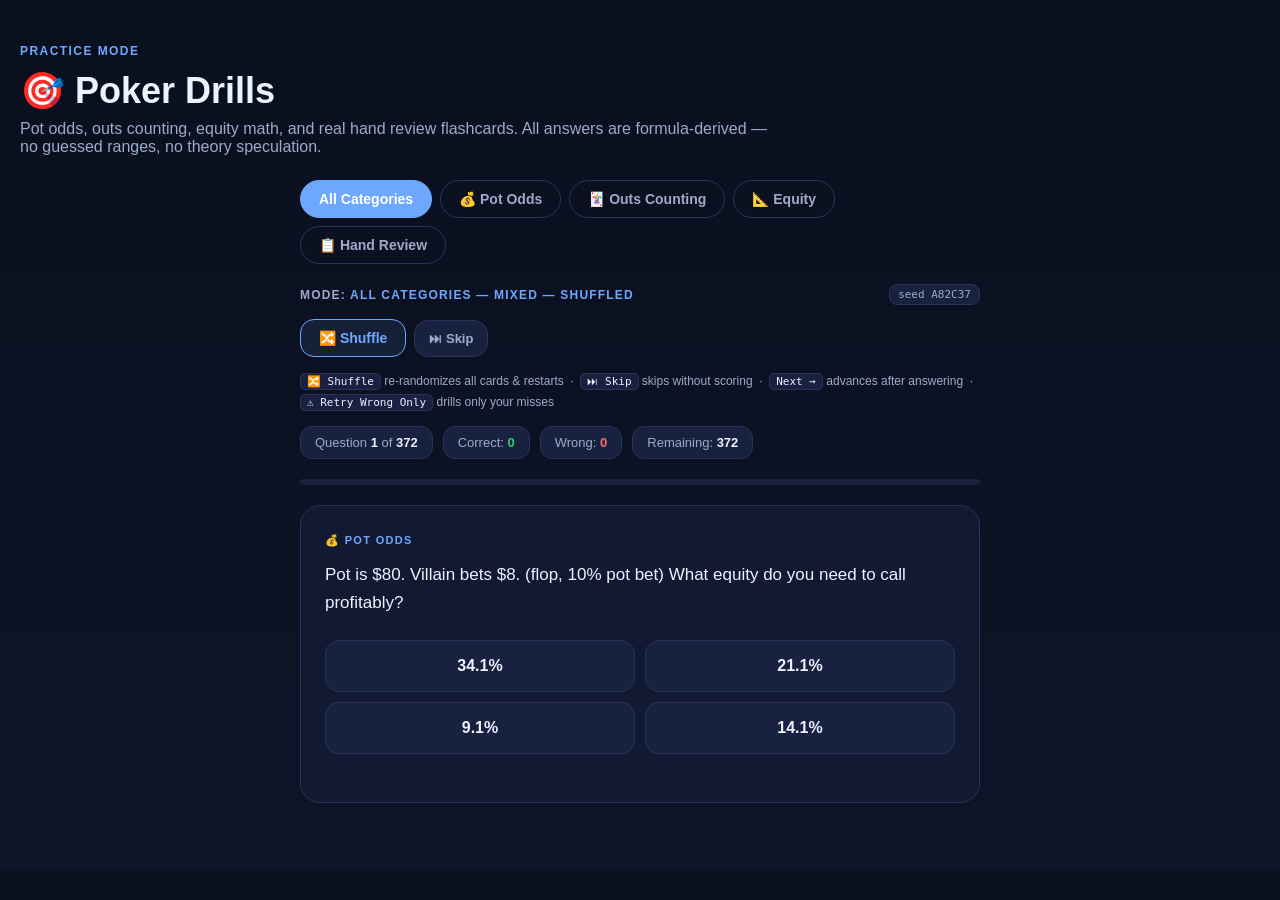
<file: drills.html>
<!doctype html>
<html lang="en">
<head>
  <meta charset="UTF-8" />
  <meta name="viewport" content="width=device-width, initial-scale=1.0" />
  <title>Poker Lab — Drills</title>
  <link rel="stylesheet" href="styles.css" />
  <style>
    /* ── Drill-specific styles ─────────────────────────────────────────── */

    .drill-mode-banner {
      display: flex; align-items: center; justify-content: space-between; flex-wrap: wrap;
      gap: 8px; margin-bottom: 14px;
    }
    .drill-mode-label {
      font-size: 12px; font-weight: 700; text-transform: uppercase; letter-spacing: .1em;
      color: var(--muted);
    }
    .drill-mode-label span { color: var(--blue); }
    .drill-seed-pill {
      font-size: 11px; color: var(--muted); background: var(--panel-2);
      border: 1px solid var(--border); border-radius: 8px; padding: 3px 8px;
      font-family: monospace; cursor: default; user-select: all;
    }
    .drill-controls-row {
      display: flex; gap: 8px; flex-wrap: wrap; margin-bottom: 14px; align-items: center;
    }
    .drill-btn-shuffle {
      padding: 10px 18px; border: 1px solid var(--blue); background: rgba(110,168,254,.1);
      color: var(--blue); border-radius: 14px; cursor: pointer; font-size: 14px;
      font-weight: 700; font-family: inherit; transition: all .15s;
    }
    .drill-btn-shuffle:hover { background: rgba(110,168,254,.22); }
    .drill-btn-skip {
      padding: 10px 14px; border: 1px solid var(--border); background: var(--panel-2);
      color: var(--muted); border-radius: 14px; cursor: pointer; font-size: 13px;
      font-weight: 600; font-family: inherit; transition: all .15s;
    }
    .drill-btn-skip:hover { border-color: var(--blue); color: var(--text); }
    .drill-legend {
      font-size: 12px; color: var(--muted); margin-bottom: 14px; line-height: 1.7;
    }
    .drill-legend kbd {
      background: var(--panel-2); border: 1px solid var(--border); border-radius: 5px;
      padding: 1px 6px; font-size: 11px; font-family: monospace; color: var(--text);
    }
    .drill-shell { max-width: 680px; margin: 0 auto; }

    .drill-tabs { display: flex; gap: 8px; flex-wrap: wrap; margin-bottom: 20px; }
    .drill-tab {
      padding: 10px 18px; border: 1px solid var(--border); background: transparent;
      color: var(--muted); border-radius: 999px; cursor: pointer; font-size: 14px;
      font-weight: 600; transition: all .15s; font-family: inherit;
    }
    .drill-tab:hover { border-color: var(--blue); color: var(--text); }
    .drill-tab.active { background: var(--blue); border-color: var(--blue); color: #fff; }

    .drill-stats-row {
      display: flex; gap: 10px; flex-wrap: wrap; margin-bottom: 20px;
    }
    .drill-stat-pill {
      background: var(--panel-2); border: 1px solid var(--border); border-radius: 12px;
      padding: 8px 14px; font-size: 13px; color: var(--muted);
    }
    .drill-stat-pill strong { color: var(--text); }

    .drill-card {
      background: var(--panel); border: 1px solid var(--border); border-radius: 20px;
      padding: 28px 24px; margin-bottom: 20px;
    }
    .drill-label {
      font-size: 11px; font-weight: 800; text-transform: uppercase; letter-spacing: .12em;
      color: var(--blue); margin-bottom: 14px;
    }
    .drill-prompt {
      font-size: 17px; line-height: 1.6; color: var(--text); margin-bottom: 24px;
      white-space: pre-wrap;
    }

    .drill-answer-zone { display: none; }
    .drill-answer-zone.visible { display: block; }

    .drill-answer-box {
      background: var(--panel-2); border: 1px solid var(--border); border-radius: 14px;
      padding: 18px; margin-bottom: 16px;
    }
    .drill-answer-correct { border-color: var(--green) !important; }
    .drill-answer-wrong   { border-color: var(--red) !important; }

    .drill-answer-value {
      font-size: 26px; font-weight: 800; color: var(--green); margin-bottom: 6px;
    }
    .drill-answer-formula {
      font-size: 13px; color: var(--blue); font-family: monospace; margin-bottom: 8px;
    }
    .drill-answer-detail { font-size: 14px; color: var(--muted); line-height: 1.5; }

    /* Quick answer buttons for pot odds / equity */
    .drill-choices {
      display: grid; grid-template-columns: repeat(2, 1fr); gap: 10px; margin-bottom: 20px;
    }
    .drill-choice {
      padding: 16px 12px; border: 1px solid var(--border); background: var(--panel-2);
      color: var(--text); border-radius: 14px; cursor: pointer; font-size: 16px;
      font-weight: 700; text-align: center; transition: all .15s; font-family: inherit;
    }
    .drill-choice:hover { border-color: var(--blue); background: rgba(110,168,254,.1); }
    .drill-choice.correct { background: rgba(46,204,113,.18); border-color: var(--green); color: var(--green); }
    .drill-choice.wrong   { background: rgba(255,107,107,.12); border-color: var(--red); color: var(--red); }
    .drill-choice:disabled { cursor: default; }

    .drill-btn-row { display: flex; gap: 10px; flex-wrap: wrap; }
    .drill-btn {
      padding: 14px 22px; border: none; border-radius: 14px; cursor: pointer;
      font-size: 15px; font-weight: 700; transition: all .15s; font-family: inherit;
    }
    .drill-btn-primary { background: var(--blue); color: #fff; }
    .drill-btn-primary:hover { background: #4d8df7; }
    .drill-btn-ghost {
      background: var(--panel-2); border: 1px solid var(--border); color: var(--text);
    }
    .drill-btn-ghost:hover { border-color: var(--blue); }
    .drill-btn-danger { background: rgba(255,107,107,.15); border: 1px solid var(--red); color: var(--red); }
    .drill-btn-danger:hover { background: rgba(255,107,107,.25); }

    .drill-reveal-btn {
      width: 100%; padding: 16px; background: var(--panel-2); border: 1px dashed var(--border);
      color: var(--muted); border-radius: 14px; cursor: pointer; font-size: 15px;
      font-weight: 700; font-family: inherit; margin-bottom: 16px; transition: all .15s;
    }
    .drill-reveal-btn:hover { border-color: var(--blue); color: var(--text); }

    .drill-progress {
      height: 6px; background: var(--panel-2); border-radius: 3px; margin-bottom: 20px;
      overflow: hidden;
    }
    .drill-progress-fill { height: 100%; background: var(--blue); transition: width .3s; border-radius: 3px; }

    .drill-hand-actions {
      background: var(--panel-2); border: 1px solid var(--border); border-radius: 12px;
      padding: 14px; font-size: 13px; color: var(--muted); line-height: 1.7;
      font-family: monospace; white-space: pre-wrap; max-height: 260px; overflow: auto;
      margin-bottom: 16px;
    }

    .drill-result-screen {
      text-align: center; padding: 40px 20px; display: none;
    }
    .drill-result-screen.visible { display: block; }
    .drill-result-big { font-size: 60px; margin-bottom: 16px; }
    .drill-result-score { font-size: 36px; font-weight: 800; color: var(--green); margin-bottom: 8px; }
    .drill-result-sub { color: var(--muted); font-size: 16px; margin-bottom: 32px; }

    .wrong-list { text-align: left; margin-top: 24px; }
    .wrong-list h3 { font-size: 16px; color: var(--yellow); margin-bottom: 12px; }
    .wrong-item {
      background: var(--panel-2); border: 1px solid rgba(255,107,107,.25); border-radius: 12px;
      padding: 12px 14px; margin-bottom: 10px; font-size: 13px; color: var(--muted);
    }
    .wrong-item strong { color: var(--text); display: block; margin-bottom: 4px; }

    @media (max-width: 600px) {
      .drill-card { padding: 20px 16px; }
      .drill-prompt { font-size: 15px; }
      .drill-choices { grid-template-columns: 1fr 1fr; }
      .drill-choice { padding: 14px 8px; font-size: 14px; }
      .drill-btn { padding: 13px 16px; font-size: 14px; }
    }
  </style>
</head>
<body>
  <div class="wrap">
    <header class="hero">
      <div>
        <p class="eyebrow">Practice Mode</p>
        <h1>🎯 Poker Drills</h1>
        <p class="sub">Pot odds, outs counting, equity math, and real hand review flashcards. All answers are formula-derived — no guessed ranges, no theory speculation.</p>
      </div>
    </header>

    <div class="drill-shell">
      <!-- Category tabs -->
      <div class="drill-tabs" id="drillTabs">
        <button class="drill-tab active" data-cat="all">All Categories</button>
        <button class="drill-tab" data-cat="potOdds">💰 Pot Odds</button>
        <button class="drill-tab" data-cat="outs">🃏 Outs Counting</button>
        <button class="drill-tab" data-cat="equity">📐 Equity</button>
        <button class="drill-tab" data-cat="handReview">📋 Hand Review</button>
      </div>

      <!-- Mode banner -->
      <div class="drill-mode-banner" id="drillModeBanner">
        <div class="drill-mode-label">Mode: <span id="drillModeLabel">All Categories — Shuffled</span></div>
        <div class="drill-seed-pill" title="Shuffle seed for this session">seed <span id="drillSeedDisplay">—</span></div>
      </div>

      <!-- Controls row -->
      <div class="drill-controls-row">
        <button class="drill-btn-shuffle" id="btnShuffleActive" title="Re-randomize and restart from question 1">🔀 Shuffle</button>
        <button class="drill-btn-skip" id="btnSkipCard" title="Skip this card without marking right or wrong">⏭ Skip</button>
      </div>

      <!-- Legend -->
      <div class="drill-legend" id="drillLegend">
        <kbd>🔀 Shuffle</kbd> re-randomizes all cards &amp; restarts &nbsp;·&nbsp;
        <kbd>⏭ Skip</kbd> skips without scoring &nbsp;·&nbsp;
        <kbd>Next →</kbd> advances after answering &nbsp;·&nbsp;
        <kbd>⚠️ Retry Wrong Only</kbd> drills only your misses
      </div>

      <!-- Stats row -->
      <div class="drill-stats-row" id="drillStatsRow">
        <div class="drill-stat-pill">Question <strong id="statCurrent">1</strong> of <strong id="statTotal">—</strong></div>
        <div class="drill-stat-pill">Correct: <strong id="statCorrect" style="color:var(--green)">0</strong></div>
        <div class="drill-stat-pill">Wrong: <strong id="statWrong" style="color:var(--red)">0</strong></div>
        <div class="drill-stat-pill">Remaining: <strong id="statRemaining">—</strong></div>
      </div>

      <!-- Progress bar -->
      <div class="drill-progress"><div class="drill-progress-fill" id="drillProgressFill" style="width:0%"></div></div>

      <!-- Active drill card -->
      <div id="drillCardArea"></div>

      <!-- Result screen -->
      <div class="drill-result-screen" id="drillResultScreen">
        <div class="drill-result-big" id="resultEmoji">🎉</div>
        <div class="drill-result-score" id="resultScore"></div>
        <div class="drill-result-sub" id="resultSub"></div>
        <div class="drill-btn-row" style="justify-content:center;gap:12px;flex-wrap:wrap">
          <button class="drill-btn drill-btn-primary" id="btnRetryAll">🔄 Retry All (same order)</button>
          <button class="drill-btn drill-btn-ghost" id="btnShuffle">🔀 Shuffle New Order</button>
          <button class="drill-btn drill-btn-ghost" id="btnRetryWrong" title="Drill only cards you missed, in a new random order">⚠️ Retry Wrong Only</button>
        </div>
        <div class="wrong-list" id="wrongList"></div>
      </div>
    </div>
  </div>

  <script src="shared.js"></script>
  <script src="data/drill-scenarios.js"></script>
  <script src="drills.js"></script>
</body>
</html>
</file>
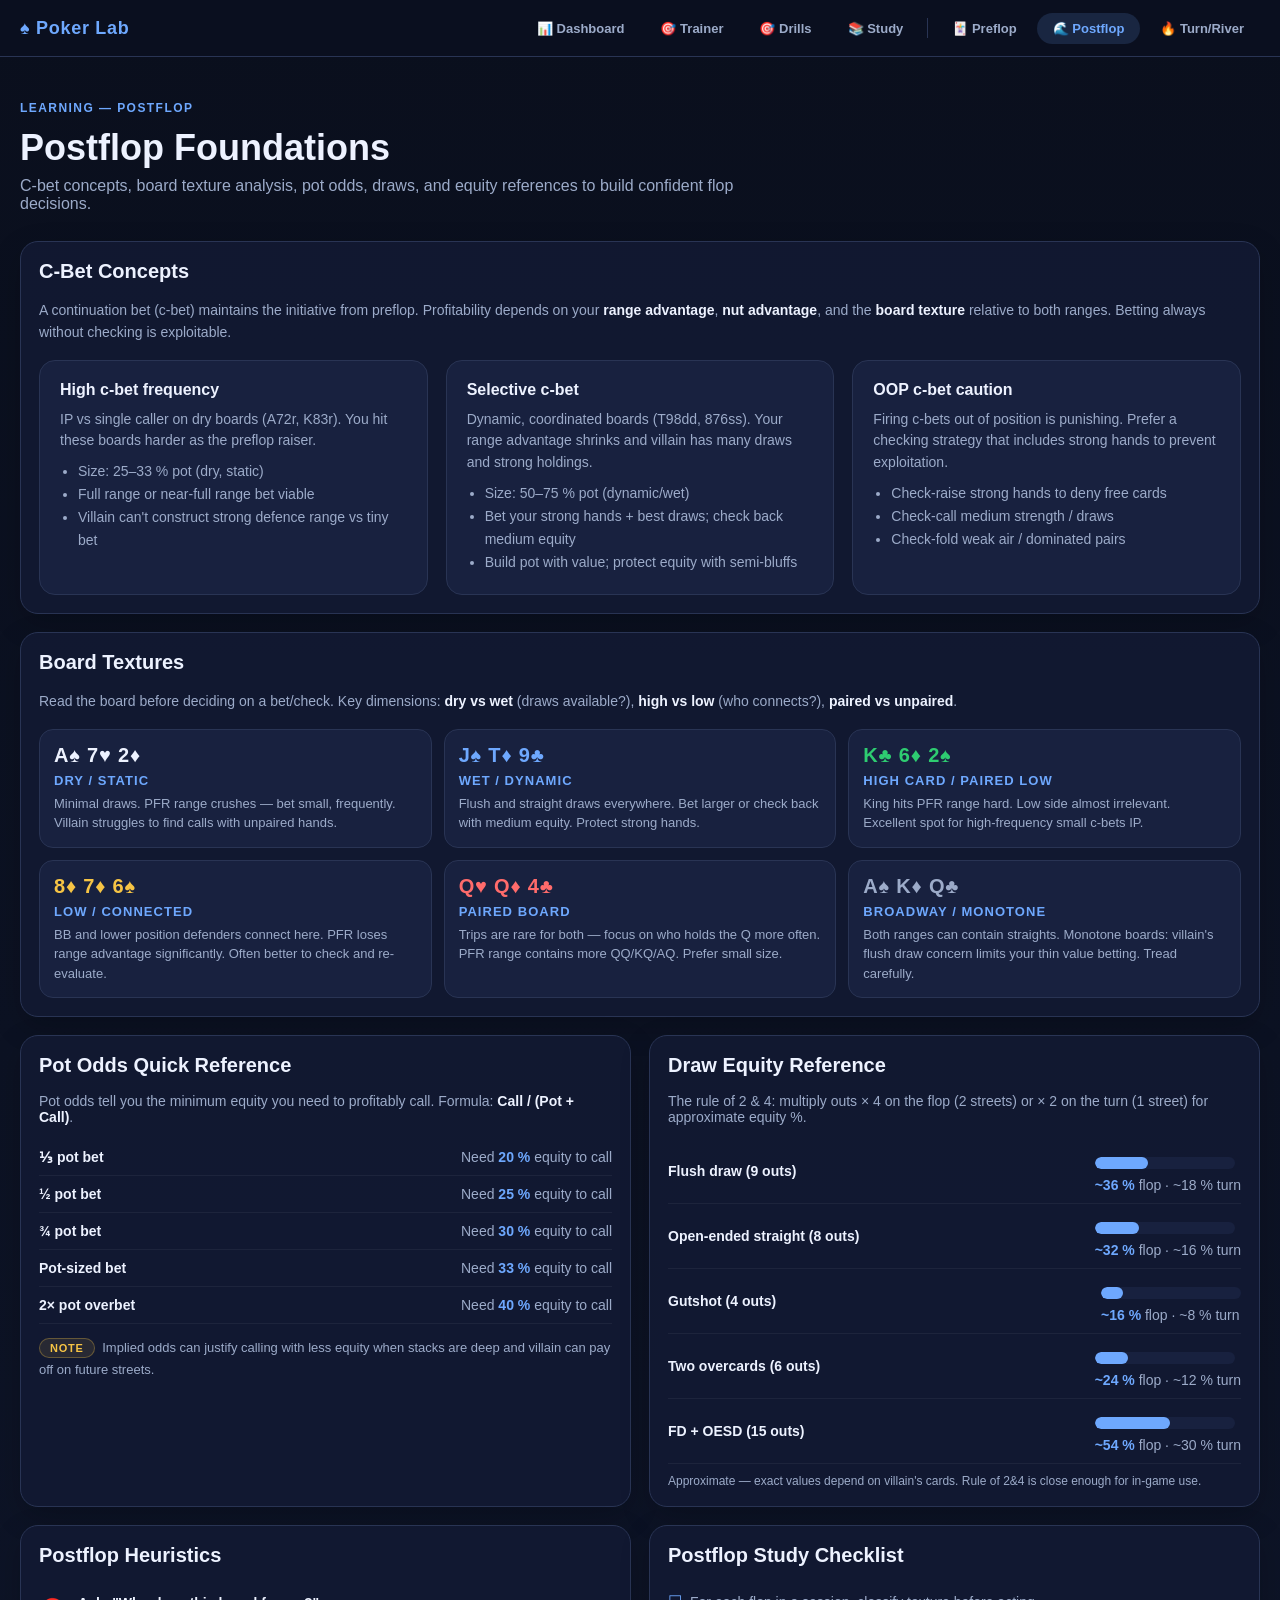
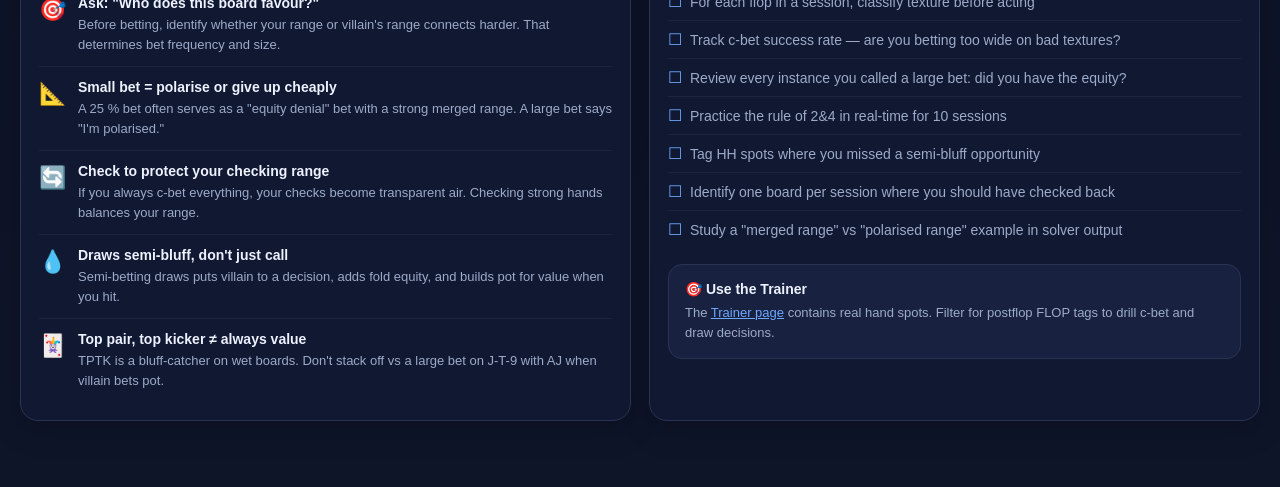
<file: learn-postflop.html>
<!doctype html>
<html lang="en">
<head>
  <meta charset="UTF-8" />
  <meta name="viewport" content="width=device-width, initial-scale=1.0" />
  <title>Poker Lab — Postflop</title>
  <link rel="stylesheet" href="styles.css" />
  <style>
    .learn-hero { margin-bottom: 28px; }
    .section-label { color: var(--blue); font-size: 11px; font-weight: 700;
      text-transform: uppercase; letter-spacing: .12em; margin: 0 0 8px; }
    .learn-grid { display: grid; gap: 18px; grid-template-columns: 1fr 1fr; margin-bottom: 18px; }
    .learn-grid-3 { grid-template-columns: 1fr 1fr 1fr; }
    .concept-card { background: var(--panel-2); border: 1px solid var(--border);
      border-radius: 16px; padding: 20px; }
    .concept-card h3 { margin: 0 0 10px; font-size: 16px; color: var(--text); }
    .concept-card p  { margin: 0 0 8px; color: var(--muted); line-height: 1.55; font-size: 14px; }
    .concept-card ul { margin: 6px 0 0; padding-left: 18px; color: var(--muted); font-size: 14px; line-height: 1.65; }
    .highlight { color: var(--text); font-weight: 600; }
    .tag-badge { display: inline-block; font-size: 11px; font-weight: 700;
      text-transform: uppercase; letter-spacing: .07em; padding: 3px 10px;
      border-radius: 999px; margin: 0 4px 4px 0; border: 1px solid; }
    .tag-blue  { background: rgba(110,168,254,.12); border-color: rgba(110,168,254,.3); color: var(--blue); }
    .tag-green { background: rgba(46,204,113,.1);   border-color: rgba(46,204,113,.3);  color: var(--green); }
    .tag-red   { background: rgba(255,107,107,.1);  border-color: rgba(255,107,107,.3); color: var(--red); }
    .tag-yellow{ background: rgba(246,196,69,.1);   border-color: rgba(246,196,69,.3);  color: var(--yellow); }
    .texture-grid { display: grid; grid-template-columns: repeat(3, 1fr); gap: 12px; }
    .texture-card { background: var(--panel-2); border: 1px solid var(--border);
      border-radius: 14px; padding: 14px; }
    .texture-card .board-label { font-size: 20px; font-weight: 800; letter-spacing: .04em;
      margin-bottom: 6px; }
    .texture-card h4 { margin: 0 0 6px; font-size: 13px; color: var(--blue); text-transform: uppercase; letter-spacing: .08em; }
    .texture-card p  { margin: 0; font-size: 13px; color: var(--muted); line-height: 1.5; }
    .odds-row { display: flex; justify-content: space-between; align-items: center;
      padding: 10px 0; border-bottom: 1px solid rgba(255,255,255,.05); font-size: 14px; }
    .odds-row:last-child { border-bottom: none; }
    .odds-left  { color: var(--text); font-weight: 600; }
    .odds-right { color: var(--muted); }
    .odds-pct   { color: var(--blue); font-weight: 700; }
    .heuristic-row { display: flex; align-items: flex-start; gap: 12px; padding: 12px 0;
      border-bottom: 1px solid rgba(255,255,255,.05); }
    .heuristic-row:last-child { border-bottom: none; }
    .heuristic-icon { font-size: 22px; flex-shrink: 0; margin-top: 2px; }
    .heuristic-row h4 { margin: 0 0 4px; font-size: 14px; color: var(--text); }
    .heuristic-row p  { margin: 0; font-size: 13px; color: var(--muted); line-height: 1.5; }
    .checklist { list-style: none; padding: 0; margin: 0; }
    .checklist li { padding: 9px 0; border-bottom: 1px solid rgba(255,255,255,.05);
      font-size: 14px; color: var(--muted); display: flex; align-items: center; gap: 8px; }
    .checklist li:last-child { border-bottom: none; }
    .checklist li::before { content: '☐'; color: var(--blue); font-size: 16px; flex-shrink: 0; }
    .drill-card { background: var(--panel-2); border: 1px solid var(--border);
      border-radius: 14px; padding: 16px; }
    .drill-card h4 { margin: 0 0 6px; font-size: 14px; color: var(--text); }
    .drill-card p  { margin: 0; font-size: 13px; color: var(--muted); line-height: 1.5; }
    .equity-bar-wrap { background: var(--panel-2); border-radius: 999px; height: 12px;
      overflow: hidden; margin: 8px 0; }
    .equity-bar { height: 100%; border-radius: 999px; background: var(--blue); transition: width .3s; }
    @media (max-width: 1024px) {
      .learn-grid, .learn-grid-3, .texture-grid { grid-template-columns: 1fr; }
    }
    @media (max-width: 720px) {
      .texture-grid { grid-template-columns: 1fr 1fr; }
    }
  </style>
</head>
<body>
  <div class="wrap">
    <header class="hero learn-hero">
      <div>
        <p class="eyebrow">Learning — Postflop</p>
        <h1>Postflop Foundations</h1>
        <p class="sub">C-bet concepts, board texture analysis, pot odds, draws, and equity references to build confident flop decisions.</p>
      </div>
    </header>

    <!-- c-bet concepts -->
    <section class="card" style="margin-bottom:18px">
      <div class="card-head"><h2>C-Bet Concepts</h2></div>
      <p style="color:var(--muted);font-size:14px;margin:0 0 16px;line-height:1.6">A continuation bet (c-bet) maintains the initiative from preflop. Profitability depends on your <span class="highlight">range advantage</span>, <span class="highlight">nut advantage</span>, and the <span class="highlight">board texture</span> relative to both ranges. Betting always without checking is exploitable.</p>
      <div class="learn-grid learn-grid-3" style="margin:0">
        <div class="concept-card">
          <h3>High c-bet frequency</h3>
          <p>IP vs single caller on dry boards (A72r, K83r). You hit these boards harder as the preflop raiser.</p>
          <ul>
            <li>Size: 25–33 % pot (dry, static)</li>
            <li>Full range or near-full range bet viable</li>
            <li>Villain can't construct strong defence range vs tiny bet</li>
          </ul>
        </div>
        <div class="concept-card">
          <h3>Selective c-bet</h3>
          <p>Dynamic, coordinated boards (T98dd, 876ss). Your range advantage shrinks and villain has many draws and strong holdings.</p>
          <ul>
            <li>Size: 50–75 % pot (dynamic/wet)</li>
            <li>Bet your strong hands + best draws; check back medium equity</li>
            <li>Build pot with value; protect equity with semi-bluffs</li>
          </ul>
        </div>
        <div class="concept-card">
          <h3>OOP c-bet caution</h3>
          <p>Firing c-bets out of position is punishing. Prefer a checking strategy that includes strong hands to prevent exploitation.</p>
          <ul>
            <li>Check-raise strong hands to deny free cards</li>
            <li>Check-call medium strength / draws</li>
            <li>Check-fold weak air / dominated pairs</li>
          </ul>
        </div>
      </div>
    </section>

    <!-- board textures -->
    <section class="card" style="margin-bottom:18px">
      <div class="card-head"><h2>Board Textures</h2></div>
      <p style="color:var(--muted);font-size:14px;margin:0 0 16px;line-height:1.6">Read the board before deciding on a bet/check. Key dimensions: <span class="highlight">dry vs wet</span> (draws available?), <span class="highlight">high vs low</span> (who connects?), <span class="highlight">paired vs unpaired</span>.</p>
      <div class="texture-grid">
        <div class="texture-card">
          <div class="board-label" style="color:var(--text)">A♠ 7♥ 2♦</div>
          <h4>Dry / Static</h4>
          <p>Minimal draws. PFR range crushes — bet small, frequently. Villain struggles to find calls with unpaired hands.</p>
        </div>
        <div class="texture-card">
          <div class="board-label" style="color:var(--blue)">J♠ T♦ 9♣</div>
          <h4>Wet / Dynamic</h4>
          <p>Flush and straight draws everywhere. Bet larger or check back with medium equity. Protect strong hands.</p>
        </div>
        <div class="texture-card">
          <div class="board-label" style="color:var(--green)">K♣ 6♦ 2♠</div>
          <h4>High card / Paired low</h4>
          <p>King hits PFR range hard. Low side almost irrelevant. Excellent spot for high-frequency small c-bets IP.</p>
        </div>
        <div class="texture-card">
          <div class="board-label" style="color:var(--yellow)">8♦ 7♦ 6♠</div>
          <h4>Low / Connected</h4>
          <p>BB and lower position defenders connect here. PFR loses range advantage significantly. Often better to check and re-evaluate.</p>
        </div>
        <div class="texture-card">
          <div class="board-label" style="color:var(--red)">Q♥ Q♦ 4♣</div>
          <h4>Paired board</h4>
          <p>Trips are rare for both — focus on who holds the Q more often. PFR range contains more QQ/KQ/AQ. Prefer small size.</p>
        </div>
        <div class="texture-card">
          <div class="board-label" style="color:var(--muted)">A♠ K♦ Q♣</div>
          <h4>Broadway / Monotone</h4>
          <p>Both ranges can contain straights. Monotone boards: villain's flush draw concern limits your thin value betting. Tread carefully.</p>
        </div>
      </div>
    </section>

    <!-- pot odds + equity -->
    <div class="learn-grid" style="margin-bottom:18px">
      <section class="card">
        <div class="card-head"><h2>Pot Odds Quick Reference</h2></div>
        <p style="color:var(--muted);font-size:14px;margin:0 0 14px">Pot odds tell you the minimum equity you need to profitably call. Formula: <span class="highlight">Call / (Pot + Call)</span>.</p>
        <div class="odds-row"><span class="odds-left">⅓ pot bet</span><span class="odds-right">Need <span class="odds-pct">20 %</span> equity to call</span></div>
        <div class="odds-row"><span class="odds-left">½ pot bet</span><span class="odds-right">Need <span class="odds-pct">25 %</span> equity to call</span></div>
        <div class="odds-row"><span class="odds-left">¾ pot bet</span><span class="odds-right">Need <span class="odds-pct">30 %</span> equity to call</span></div>
        <div class="odds-row"><span class="odds-left">Pot-sized bet</span><span class="odds-right">Need <span class="odds-pct">33 %</span> equity to call</span></div>
        <div class="odds-row"><span class="odds-left">2× pot overbet</span><span class="odds-right">Need <span class="odds-pct">40 %</span> equity to call</span></div>
        <p style="margin:14px 0 0;font-size:13px;color:var(--muted)">
          <span class="tag-badge tag-yellow">Note</span> Implied odds can justify calling with less equity when stacks are deep and villain can pay off on future streets.
        </p>
      </section>

      <section class="card">
        <div class="card-head"><h2>Draw Equity Reference</h2></div>
        <p style="color:var(--muted);font-size:14px;margin:0 0 14px">The rule of 2 &amp; 4: multiply outs × 4 on the flop (2 streets) or × 2 on the turn (1 street) for approximate equity %.</p>
        <div class="odds-row">
          <span class="odds-left">Flush draw (9 outs)</span>
          <div>
            <div class="equity-bar-wrap" style="width:140px"><div class="equity-bar" style="width:38%"></div></div>
            <span class="odds-right"><span class="odds-pct">~36 %</span> flop · ~18 % turn</span>
          </div>
        </div>
        <div class="odds-row">
          <span class="odds-left">Open-ended straight (8 outs)</span>
          <div>
            <div class="equity-bar-wrap" style="width:140px"><div class="equity-bar" style="width:32%"></div></div>
            <span class="odds-right"><span class="odds-pct">~32 %</span> flop · ~16 % turn</span>
          </div>
        </div>
        <div class="odds-row">
          <span class="odds-left">Gutshot (4 outs)</span>
          <div>
            <div class="equity-bar-wrap" style="width:140px"><div class="equity-bar" style="width:16%"></div></div>
            <span class="odds-right"><span class="odds-pct">~16 %</span> flop · ~8 % turn</span>
          </div>
        </div>
        <div class="odds-row">
          <span class="odds-left">Two overcards (6 outs)</span>
          <div>
            <div class="equity-bar-wrap" style="width:140px"><div class="equity-bar" style="width:24%"></div></div>
            <span class="odds-right"><span class="odds-pct">~24 %</span> flop · ~12 % turn</span>
          </div>
        </div>
        <div class="odds-row">
          <span class="odds-left">FD + OESD (15 outs)</span>
          <div>
            <div class="equity-bar-wrap" style="width:140px"><div class="equity-bar" style="width:54%"></div></div>
            <span class="odds-right"><span class="odds-pct">~54 %</span> flop · ~30 % turn</span>
          </div>
        </div>
        <p style="margin:10px 0 0;font-size:12px;color:var(--muted)">Approximate — exact values depend on villain's cards. Rule of 2&4 is close enough for in-game use.</p>
      </section>
    </div>

    <!-- postflop heuristics + checklist -->
    <div class="learn-grid" style="margin-bottom:18px">
      <section class="card">
        <div class="card-head"><h2>Postflop Heuristics</h2></div>
        <div>
          <div class="heuristic-row">
            <div class="heuristic-icon">🎯</div>
            <div>
              <h4>Ask: "Who does this board favour?"</h4>
              <p>Before betting, identify whether your range or villain's range connects harder. That determines bet frequency and size.</p>
            </div>
          </div>
          <div class="heuristic-row">
            <div class="heuristic-icon">📐</div>
            <div>
              <h4>Small bet = polarise or give up cheaply</h4>
              <p>A 25 % bet often serves as a "equity denial" bet with a strong merged range. A large bet says "I'm polarised."</p>
            </div>
          </div>
          <div class="heuristic-row">
            <div class="heuristic-icon">🔄</div>
            <div>
              <h4>Check to protect your checking range</h4>
              <p>If you always c-bet everything, your checks become transparent air. Checking strong hands balances your range.</p>
            </div>
          </div>
          <div class="heuristic-row">
            <div class="heuristic-icon">💧</div>
            <div>
              <h4>Draws semi-bluff, don't just call</h4>
              <p>Semi-betting draws puts villain to a decision, adds fold equity, and builds pot for value when you hit.</p>
            </div>
          </div>
          <div class="heuristic-row">
            <div class="heuristic-icon">🃏</div>
            <div>
              <h4>Top pair, top kicker ≠ always value</h4>
              <p>TPTK is a bluff-catcher on wet boards. Don't stack off vs a large bet on J-T-9 with AJ when villain bets pot.</p>
            </div>
          </div>
        </div>
      </section>
      <section class="card">
        <div class="card-head"><h2>Postflop Study Checklist</h2></div>
        <ul class="checklist">
          <li>For each flop in a session, classify texture before acting</li>
          <li>Track c-bet success rate — are you betting too wide on bad textures?</li>
          <li>Review every instance you called a large bet: did you have the equity?</li>
          <li>Practice the rule of 2&4 in real-time for 10 sessions</li>
          <li>Tag HH spots where you missed a semi-bluff opportunity</li>
          <li>Identify one board per session where you should have checked back</li>
          <li>Study a "merged range" vs "polarised range" example in solver output</li>
        </ul>
        <div style="margin-top:16px">
          <div class="drill-card">
            <h4>🎯 Use the Trainer</h4>
            <p>The <a href="trainer.html" style="color:var(--blue)">Trainer page</a> contains real hand spots. Filter for postflop FLOP tags to drill c-bet and draw decisions.</p>
          </div>
        </div>
      </section>
    </div>

  </div>

  <script src="shared.js"></script>
  <script>injectNav();</script>
</body>
</html>
</file>
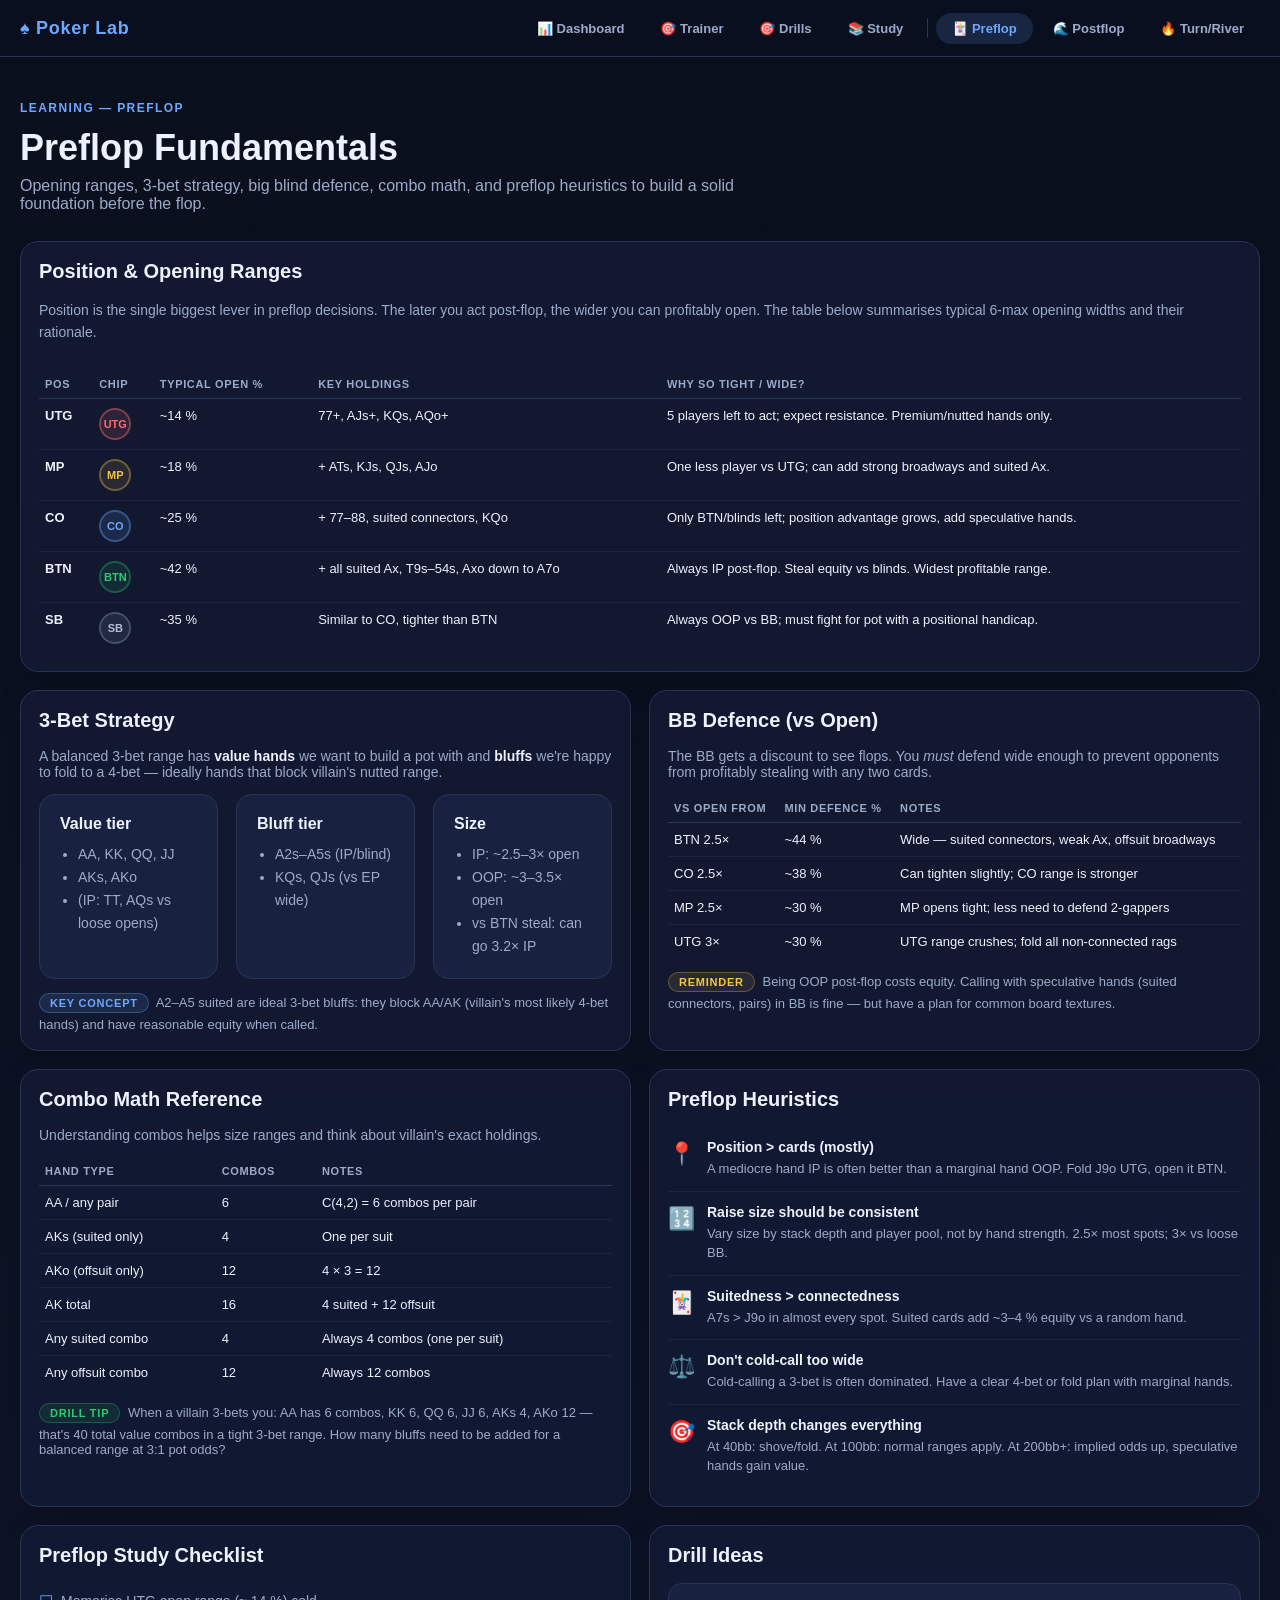
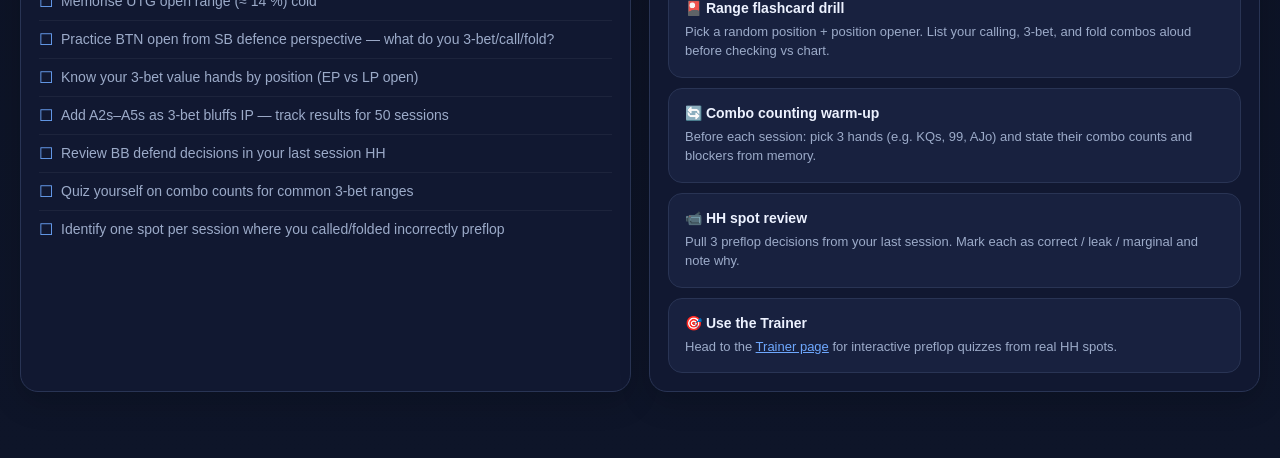
<file: learn-preflop.html>
<!doctype html>
<html lang="en">
<head>
  <meta charset="UTF-8" />
  <meta name="viewport" content="width=device-width, initial-scale=1.0" />
  <title>Poker Lab — Preflop</title>
  <link rel="stylesheet" href="styles.css" />
  <style>
    /* ── Learn-page extras ─── */
    .learn-hero { margin-bottom: 28px; }
    .section-label { color: var(--blue); font-size: 11px; font-weight: 700;
      text-transform: uppercase; letter-spacing: .12em; margin: 0 0 8px; }
    .learn-grid { display: grid; gap: 18px; grid-template-columns: 1fr 1fr; margin-bottom: 18px; }
    .learn-grid-3 { grid-template-columns: 1fr 1fr 1fr; }
    .concept-card { background: var(--panel-2); border: 1px solid var(--border);
      border-radius: 16px; padding: 20px; }
    .concept-card h3 { margin: 0 0 10px; font-size: 16px; color: var(--text); }
    .concept-card p  { margin: 0 0 8px; color: var(--muted); line-height: 1.55; font-size: 14px; }
    .concept-card p:last-child { margin-bottom: 0; }
    .concept-card ul { margin: 6px 0 0; padding-left: 18px; color: var(--muted); font-size: 14px; line-height: 1.65; }
    .highlight { color: var(--text); font-weight: 600; }
    .tag-badge { display: inline-block; font-size: 11px; font-weight: 700;
      text-transform: uppercase; letter-spacing: .07em; padding: 3px 10px;
      border-radius: 999px; margin: 0 4px 4px 0; border: 1px solid; }
    .tag-blue  { background: rgba(110,168,254,.12); border-color: rgba(110,168,254,.3); color: var(--blue); }
    .tag-green { background: rgba(46,204,113,.1);   border-color: rgba(46,204,113,.3);  color: var(--green); }
    .tag-red   { background: rgba(255,107,107,.1);  border-color: rgba(255,107,107,.3); color: var(--red); }
    .tag-yellow{ background: rgba(246,196,69,.1);   border-color: rgba(246,196,69,.3);  color: var(--yellow); }
    .range-table { width: 100%; border-collapse: collapse; font-size: 13px; margin-top: 10px; }
    .range-table th { color: var(--muted); font-size: 11px; text-transform: uppercase;
      letter-spacing: .06em; padding: 8px 6px; border-bottom: 1px solid var(--border); text-align: left; }
    .range-table td { padding: 9px 6px; border-bottom: 1px solid rgba(255,255,255,.05); vertical-align: top; }
    .range-table tr:last-child td { border-bottom: none; }
    .pos-chip { display: inline-flex; align-items: center; justify-content: center;
      width: 32px; height: 32px; border-radius: 50%; font-size: 11px; font-weight: 700;
      border: 2px solid; }
    .pos-ep  { background: rgba(255,107,107,.12); border-color: rgba(255,107,107,.4); color: var(--red); }
    .pos-mp  { background: rgba(246,196,69,.1);   border-color: rgba(246,196,69,.35); color: var(--yellow); }
    .pos-co  { background: rgba(110,168,254,.12); border-color: rgba(110,168,254,.35);color: var(--blue); }
    .pos-btn { background: rgba(46,204,113,.1);   border-color: rgba(46,204,113,.3);  color: var(--green); }
    .pos-sb  { background: rgba(178,191,216,.1);  border-color: rgba(178,191,216,.25);color: var(--gray); }
    .pos-bb  { background: rgba(178,191,216,.1);  border-color: rgba(178,191,216,.25);color: var(--gray); }
    .heuristic-row { display: flex; align-items: flex-start; gap: 12px; padding: 12px 0;
      border-bottom: 1px solid rgba(255,255,255,.05); }
    .heuristic-row:last-child { border-bottom: none; }
    .heuristic-icon { font-size: 22px; flex-shrink: 0; margin-top: 2px; }
    .heuristic-row h4 { margin: 0 0 4px; font-size: 14px; color: var(--text); }
    .heuristic-row p  { margin: 0; font-size: 13px; color: var(--muted); line-height: 1.5; }
    .checklist { list-style: none; padding: 0; margin: 0; }
    .checklist li { padding: 9px 0; border-bottom: 1px solid rgba(255,255,255,.05);
      font-size: 14px; color: var(--muted); display: flex; align-items: center; gap: 8px; }
    .checklist li:last-child { border-bottom: none; }
    .checklist li::before { content: '☐'; color: var(--blue); font-size: 16px; flex-shrink: 0; }
    .drill-card { background: var(--panel-2); border: 1px solid var(--border);
      border-radius: 14px; padding: 16px; }
    .drill-card h4 { margin: 0 0 6px; font-size: 14px; color: var(--text); }
    .drill-card p  { margin: 0; font-size: 13px; color: var(--muted); line-height: 1.5; }
    @media (max-width: 1024px) {
      .learn-grid, .learn-grid-3 { grid-template-columns: 1fr; }
    }
  </style>
</head>
<body>
  <div class="wrap">
    <!-- hero -->
    <header class="hero learn-hero">
      <div>
        <p class="eyebrow">Learning — Preflop</p>
        <h1>Preflop Fundamentals</h1>
        <p class="sub">Opening ranges, 3-bet strategy, big blind defence, combo math, and preflop heuristics to build a solid foundation before the flop.</p>
      </div>
    </header>

    <!-- position overview -->
    <section class="card" style="margin-bottom:18px">
      <div class="card-head"><h2>Position &amp; Opening Ranges</h2></div>
      <p style="color:var(--muted);margin:0 0 16px;font-size:14px;line-height:1.6">
        Position is the single biggest lever in preflop decisions. The later you act post-flop, the wider you can profitably open. The table below summarises typical 6-max opening widths and their rationale.
      </p>
      <div style="overflow-x:auto">
        <table class="range-table">
          <thead>
            <tr>
              <th>Pos</th>
              <th>Chip</th>
              <th>Typical open %</th>
              <th>Key holdings</th>
              <th>Why so tight / wide?</th>
            </tr>
          </thead>
          <tbody>
            <tr>
              <td><strong>UTG</strong></td>
              <td><span class="pos-chip pos-ep">UTG</span></td>
              <td>~14 %</td>
              <td>77+, AJs+, KQs, AQo+</td>
              <td>5 players left to act; expect resistance. Premium/nutted hands only.</td>
            </tr>
            <tr>
              <td><strong>MP</strong></td>
              <td><span class="pos-chip pos-mp">MP</span></td>
              <td>~18 %</td>
              <td>+ ATs, KJs, QJs, AJo</td>
              <td>One less player vs UTG; can add strong broadways and suited Ax.</td>
            </tr>
            <tr>
              <td><strong>CO</strong></td>
              <td><span class="pos-chip pos-co">CO</span></td>
              <td>~25 %</td>
              <td>+ 77–88, suited connectors, KQo</td>
              <td>Only BTN/blinds left; position advantage grows, add speculative hands.</td>
            </tr>
            <tr>
              <td><strong>BTN</strong></td>
              <td><span class="pos-chip pos-btn">BTN</span></td>
              <td>~42 %</td>
              <td>+ all suited Ax, T9s–54s, Axo down to A7o</td>
              <td>Always IP post-flop. Steal equity vs blinds. Widest profitable range.</td>
            </tr>
            <tr>
              <td><strong>SB</strong></td>
              <td><span class="pos-chip pos-sb">SB</span></td>
              <td>~35 %</td>
              <td>Similar to CO, tighter than BTN</td>
              <td>Always OOP vs BB; must fight for pot with a positional handicap.</td>
            </tr>
          </tbody>
        </table>
      </div>
    </section>

    <!-- 3-bet + BB defend -->
    <div class="learn-grid" style="margin-bottom:18px">
      <section class="card">
        <div class="card-head"><h2>3-Bet Strategy</h2></div>
        <p style="color:var(--muted);font-size:14px;margin:0 0 14px">A balanced 3-bet range has <span class="highlight">value hands</span> we want to build a pot with and <span class="highlight">bluffs</span> we're happy to fold to a 4-bet — ideally hands that block villain's nutted range.</p>
        <div class="learn-grid learn-grid-3" style="margin:0">
          <div class="concept-card">
            <h3>Value tier</h3>
            <ul>
              <li>AA, KK, QQ, JJ</li>
              <li>AKs, AKo</li>
              <li>(IP: TT, AQs vs loose opens)</li>
            </ul>
          </div>
          <div class="concept-card">
            <h3>Bluff tier</h3>
            <ul>
              <li>A2s–A5s (IP/blind)</li>
              <li>KQs, QJs (vs EP wide)</li>
            </ul>
          </div>
          <div class="concept-card">
            <h3>Size</h3>
            <ul>
              <li>IP: ~2.5–3× open</li>
              <li>OOP: ~3–3.5× open</li>
              <li>vs BTN steal: can go 3.2× IP</li>
            </ul>
          </div>
        </div>
        <p style="margin:14px 0 0;font-size:13px;color:var(--muted)">
          <span class="tag-badge tag-blue">Key concept</span>
          A2–A5 suited are ideal 3-bet bluffs: they block AA/AK (villain's most likely 4-bet hands) and have reasonable equity when called.
        </p>
      </section>

      <section class="card">
        <div class="card-head"><h2>BB Defence (vs Open)</h2></div>
        <p style="color:var(--muted);font-size:14px;margin:0 0 14px">The BB gets a discount to see flops. You <em>must</em> defend wide enough to prevent opponents from profitably stealing with any two cards.</p>
        <table class="range-table">
          <thead>
            <tr><th>Vs open from</th><th>Min defence %</th><th>Notes</th></tr>
          </thead>
          <tbody>
            <tr><td>BTN 2.5×</td><td>~44 %</td><td>Wide — suited connectors, weak Ax, offsuit broadways</td></tr>
            <tr><td>CO 2.5×</td><td>~38 %</td><td>Can tighten slightly; CO range is stronger</td></tr>
            <tr><td>MP 2.5×</td><td>~30 %</td><td>MP opens tight; less need to defend 2-gappers</td></tr>
            <tr><td>UTG 3×</td><td>~30 %</td><td>UTG range crushes; fold all non-connected rags</td></tr>
          </tbody>
        </table>
        <p style="margin:14px 0 0;font-size:13px;color:var(--muted)">
          <span class="tag-badge tag-yellow">Reminder</span>
          Being OOP post-flop costs equity. Calling with speculative hands (suited connectors, pairs) in BB is fine — but have a plan for common board textures.
        </p>
      </section>
    </div>

    <!-- combo math + heuristics -->
    <div class="learn-grid" style="margin-bottom:18px">
      <section class="card">
        <div class="card-head"><h2>Combo Math Reference</h2></div>
        <p style="color:var(--muted);font-size:14px;margin:0 0 14px">Understanding combos helps size ranges and think about villain's exact holdings.</p>
        <table class="range-table">
          <thead><tr><th>Hand type</th><th>Combos</th><th>Notes</th></tr></thead>
          <tbody>
            <tr><td>AA / any pair</td><td>6</td><td>C(4,2) = 6 combos per pair</td></tr>
            <tr><td>AKs (suited only)</td><td>4</td><td>One per suit</td></tr>
            <tr><td>AKo (offsuit only)</td><td>12</td><td>4 × 3 = 12</td></tr>
            <tr><td>AK total</td><td>16</td><td>4 suited + 12 offsuit</td></tr>
            <tr><td>Any suited combo</td><td>4</td><td>Always 4 combos (one per suit)</td></tr>
            <tr><td>Any offsuit combo</td><td>12</td><td>Always 12 combos</td></tr>
          </tbody>
        </table>
        <p style="margin:14px 0 0;font-size:13px;color:var(--muted)">
          <span class="tag-badge tag-green">Drill tip</span>
          When a villain 3-bets you: AA has 6 combos, KK 6, QQ 6, JJ 6, AKs 4, AKo 12 — that's 40 total value combos in a tight 3-bet range. How many bluffs need to be added for a balanced range at 3:1 pot odds?
        </p>
      </section>

      <section class="card">
        <div class="card-head"><h2>Preflop Heuristics</h2></div>
        <div>
          <div class="heuristic-row">
            <div class="heuristic-icon">📍</div>
            <div>
              <h4>Position > cards (mostly)</h4>
              <p>A mediocre hand IP is often better than a marginal hand OOP. Fold J9o UTG, open it BTN.</p>
            </div>
          </div>
          <div class="heuristic-row">
            <div class="heuristic-icon">🔢</div>
            <div>
              <h4>Raise size should be consistent</h4>
              <p>Vary size by stack depth and player pool, not by hand strength. 2.5× most spots; 3× vs loose BB.</p>
            </div>
          </div>
          <div class="heuristic-row">
            <div class="heuristic-icon">🃏</div>
            <div>
              <h4>Suitedness > connectedness</h4>
              <p>A7s &gt; J9o in almost every spot. Suited cards add ~3–4 % equity vs a random hand.</p>
            </div>
          </div>
          <div class="heuristic-row">
            <div class="heuristic-icon">⚖️</div>
            <div>
              <h4>Don't cold-call too wide</h4>
              <p>Cold-calling a 3-bet is often dominated. Have a clear 4-bet or fold plan with marginal hands.</p>
            </div>
          </div>
          <div class="heuristic-row">
            <div class="heuristic-icon">🎯</div>
            <div>
              <h4>Stack depth changes everything</h4>
              <p>At 40bb: shove/fold. At 100bb: normal ranges apply. At 200bb+: implied odds up, speculative hands gain value.</p>
            </div>
          </div>
        </div>
      </section>
    </div>

    <!-- study checklist + drill ideas -->
    <div class="learn-grid" style="margin-bottom:18px">
      <section class="card">
        <div class="card-head"><h2>Preflop Study Checklist</h2></div>
        <ul class="checklist">
          <li>Memorise UTG open range (≈ 14 %) cold</li>
          <li>Practice BTN open from SB defence perspective — what do you 3-bet/call/fold?</li>
          <li>Know your 3-bet value hands by position (EP vs LP open)</li>
          <li>Add A2s–A5s as 3-bet bluffs IP — track results for 50 sessions</li>
          <li>Review BB defend decisions in your last session HH</li>
          <li>Quiz yourself on combo counts for common 3-bet ranges</li>
          <li>Identify one spot per session where you called/folded incorrectly preflop</li>
        </ul>
      </section>
      <section class="card">
        <div class="card-head"><h2>Drill Ideas</h2></div>
        <div style="display:grid;gap:10px">
          <div class="drill-card">
            <h4>🎴 Range flashcard drill</h4>
            <p>Pick a random position + position opener. List your calling, 3-bet, and fold combos aloud before checking vs chart.</p>
          </div>
          <div class="drill-card">
            <h4>🔄 Combo counting warm-up</h4>
            <p>Before each session: pick 3 hands (e.g. KQs, 99, AJo) and state their combo counts and blockers from memory.</p>
          </div>
          <div class="drill-card">
            <h4>📹 HH spot review</h4>
            <p>Pull 3 preflop decisions from your last session. Mark each as correct / leak / marginal and note why.</p>
          </div>
          <div class="drill-card">
            <h4>🎯 Use the Trainer</h4>
            <p>Head to the <a href="trainer.html" style="color:var(--blue)">Trainer page</a> for interactive preflop quizzes from real HH spots.</p>
          </div>
        </div>
      </section>
    </div>

  </div>

  <script src="shared.js"></script>
  <script>injectNav();</script>
</body>
</html>
</file>
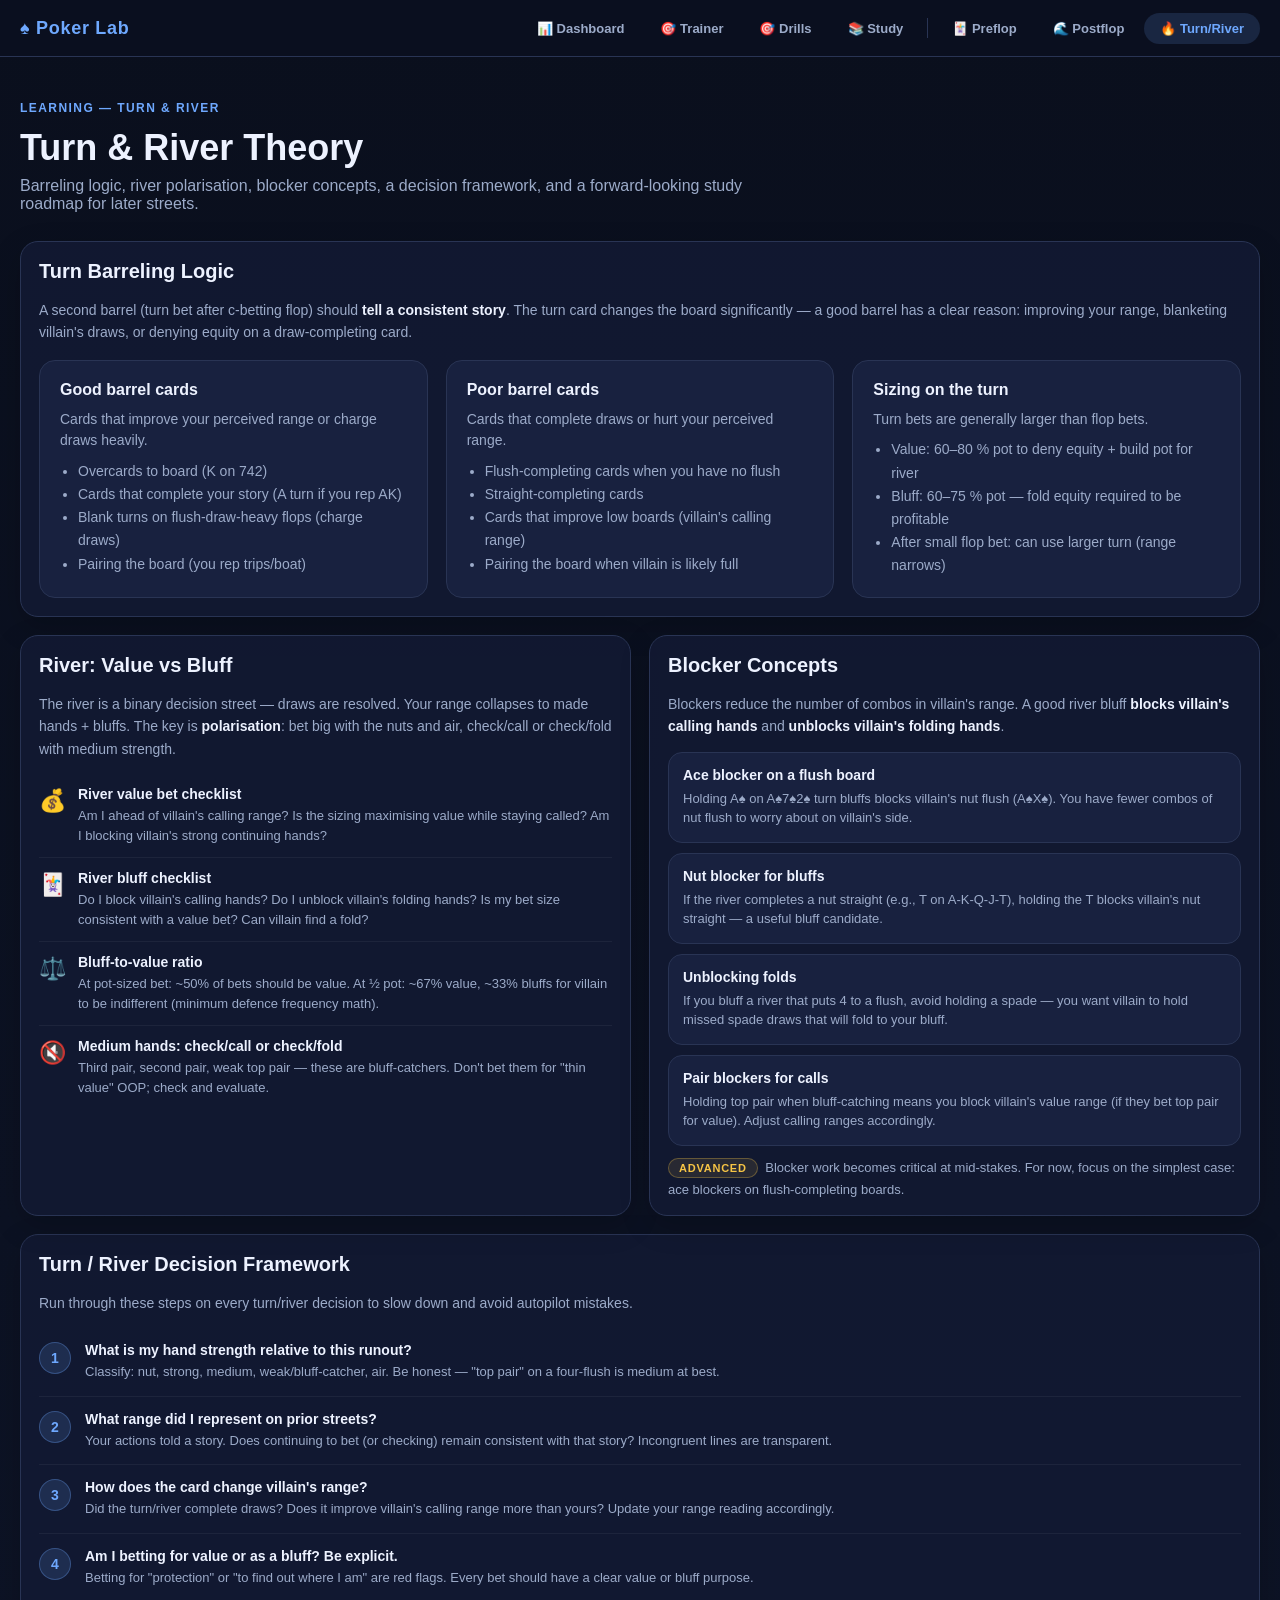
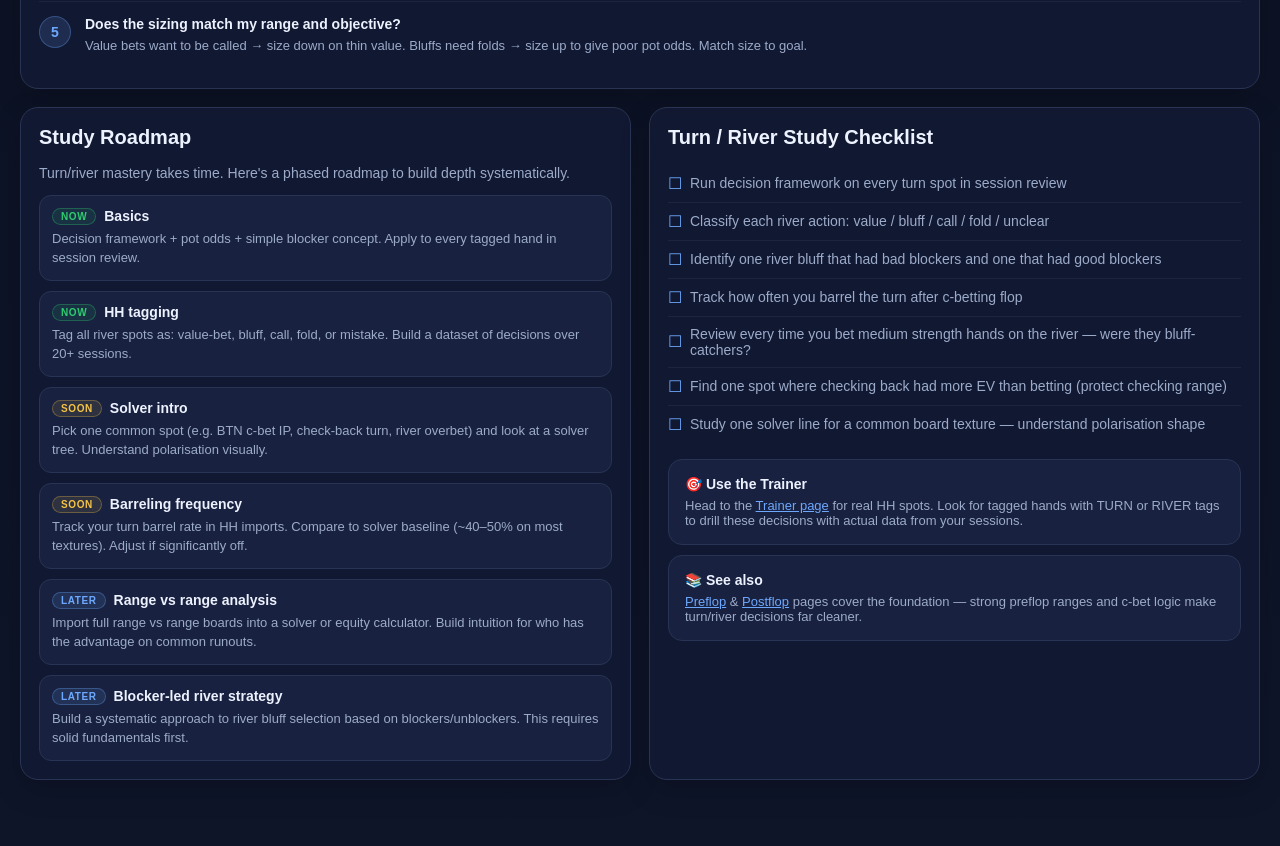
<file: learn-turn-river.html>
<!doctype html>
<html lang="en">
<head>
  <meta charset="UTF-8" />
  <meta name="viewport" content="width=device-width, initial-scale=1.0" />
  <title>Poker Lab — Turn &amp; River</title>
  <link rel="stylesheet" href="styles.css" />
  <style>
    .learn-hero { margin-bottom: 28px; }
    .learn-grid { display: grid; gap: 18px; grid-template-columns: 1fr 1fr; margin-bottom: 18px; }
    .learn-grid-3 { grid-template-columns: 1fr 1fr 1fr; }
    .concept-card { background: var(--panel-2); border: 1px solid var(--border);
      border-radius: 16px; padding: 20px; }
    .concept-card h3 { margin: 0 0 10px; font-size: 16px; color: var(--text); }
    .concept-card p  { margin: 0 0 8px; color: var(--muted); line-height: 1.55; font-size: 14px; }
    .concept-card ul { margin: 6px 0 0; padding-left: 18px; color: var(--muted); font-size: 14px; line-height: 1.65; }
    .highlight { color: var(--text); font-weight: 600; }
    .tag-badge { display: inline-block; font-size: 11px; font-weight: 700;
      text-transform: uppercase; letter-spacing: .07em; padding: 3px 10px;
      border-radius: 999px; margin: 0 4px 4px 0; border: 1px solid; }
    .tag-blue  { background: rgba(110,168,254,.12); border-color: rgba(110,168,254,.3); color: var(--blue); }
    .tag-green { background: rgba(46,204,113,.1);   border-color: rgba(46,204,113,.3);  color: var(--green); }
    .tag-red   { background: rgba(255,107,107,.1);  border-color: rgba(255,107,107,.3); color: var(--red); }
    .tag-yellow{ background: rgba(246,196,69,.1);   border-color: rgba(246,196,69,.3);  color: var(--yellow); }
    .heuristic-row { display: flex; align-items: flex-start; gap: 12px; padding: 12px 0;
      border-bottom: 1px solid rgba(255,255,255,.05); }
    .heuristic-row:last-child { border-bottom: none; }
    .heuristic-icon { font-size: 22px; flex-shrink: 0; margin-top: 2px; }
    .heuristic-row h4 { margin: 0 0 4px; font-size: 14px; color: var(--text); }
    .heuristic-row p  { margin: 0; font-size: 13px; color: var(--muted); line-height: 1.5; }
    .checklist { list-style: none; padding: 0; margin: 0; }
    .checklist li { padding: 9px 0; border-bottom: 1px solid rgba(255,255,255,.05);
      font-size: 14px; color: var(--muted); display: flex; align-items: center; gap: 8px; }
    .checklist li:last-child { border-bottom: none; }
    .checklist li::before { content: '☐'; color: var(--blue); font-size: 16px; flex-shrink: 0; }
    .framework-step { display: flex; gap: 14px; align-items: flex-start;
      padding: 14px 0; border-bottom: 1px solid rgba(255,255,255,.05); }
    .framework-step:last-child { border-bottom: none; }
    .step-num { width: 32px; height: 32px; border-radius: 50%; background: rgba(110,168,254,.15);
      border: 1px solid rgba(110,168,254,.3); color: var(--blue); font-weight: 800;
      font-size: 14px; display: flex; align-items: center; justify-content: center; flex-shrink: 0; }
    .step-body h4 { margin: 0 0 4px; font-size: 14px; color: var(--text); }
    .step-body p  { margin: 0; font-size: 13px; color: var(--muted); line-height: 1.5; }
    .blocker-card { background: var(--panel-2); border: 1px solid var(--border);
      border-radius: 14px; padding: 14px; }
    .blocker-card h4 { margin: 0 0 6px; font-size: 14px; color: var(--text); }
    .blocker-card p  { margin: 0; font-size: 13px; color: var(--muted); line-height: 1.5; }
    .roadmap-item { padding: 12px; background: var(--panel-2); border: 1px solid var(--border);
      border-radius: 12px; margin-bottom: 10px; }
    .roadmap-item:last-child { margin-bottom: 0; }
    .roadmap-item h4 { margin: 0 0 4px; font-size: 14px; color: var(--text);
      display: flex; align-items: center; gap: 8px; }
    .roadmap-item p  { margin: 0; font-size: 13px; color: var(--muted); line-height: 1.5; }
    .roadmap-badge { font-size: 10px; font-weight: 700; text-transform: uppercase; letter-spacing: .06em;
      padding: 2px 8px; border-radius: 999px; border: 1px solid; }
    .rb-now   { background: rgba(46,204,113,.1); border-color: rgba(46,204,113,.3); color: var(--green); }
    .rb-soon  { background: rgba(246,196,69,.1); border-color: rgba(246,196,69,.3); color: var(--yellow); }
    .rb-later { background: rgba(110,168,254,.12); border-color: rgba(110,168,254,.3); color: var(--blue); }
    @media (max-width: 1024px) {
      .learn-grid, .learn-grid-3 { grid-template-columns: 1fr; }
    }
  </style>
</head>
<body>
  <div class="wrap">
    <header class="hero learn-hero">
      <div>
        <p class="eyebrow">Learning — Turn &amp; River</p>
        <h1>Turn &amp; River Theory</h1>
        <p class="sub">Barreling logic, river polarisation, blocker concepts, a decision framework, and a forward-looking study roadmap for later streets.</p>
      </div>
    </header>

    <!-- turn barreling -->
    <section class="card" style="margin-bottom:18px">
      <div class="card-head"><h2>Turn Barreling Logic</h2></div>
      <p style="color:var(--muted);font-size:14px;margin:0 0 16px;line-height:1.6">
        A second barrel (turn bet after c-betting flop) should <span class="highlight">tell a consistent story</span>. The turn card changes the board significantly — a good barrel has a clear reason: improving your range, blanketing villain's draws, or denying equity on a draw-completing card.
      </p>
      <div class="learn-grid learn-grid-3" style="margin:0">
        <div class="concept-card">
          <h3>Good barrel cards</h3>
          <p>Cards that improve your perceived range or charge draws heavily.</p>
          <ul>
            <li>Overcards to board (K on 742)</li>
            <li>Cards that complete your story (A turn if you rep AK)</li>
            <li>Blank turns on flush-draw-heavy flops (charge draws)</li>
            <li>Pairing the board (you rep trips/boat)</li>
          </ul>
        </div>
        <div class="concept-card">
          <h3>Poor barrel cards</h3>
          <p>Cards that complete draws or hurt your perceived range.</p>
          <ul>
            <li>Flush-completing cards when you have no flush</li>
            <li>Straight-completing cards</li>
            <li>Cards that improve low boards (villain's calling range)</li>
            <li>Pairing the board when villain is likely full</li>
          </ul>
        </div>
        <div class="concept-card">
          <h3>Sizing on the turn</h3>
          <p>Turn bets are generally larger than flop bets.</p>
          <ul>
            <li>Value: 60–80 % pot to deny equity + build pot for river</li>
            <li>Bluff: 60–75 % pot — fold equity required to be profitable</li>
            <li>After small flop bet: can use larger turn (range narrows)</li>
          </ul>
        </div>
      </div>
    </section>

    <!-- river value/bluff + blockers -->
    <div class="learn-grid" style="margin-bottom:18px">
      <section class="card">
        <div class="card-head"><h2>River: Value vs Bluff</h2></div>
        <p style="color:var(--muted);font-size:14px;margin:0 0 14px;line-height:1.6">
          The river is a binary decision street — draws are resolved. Your range collapses to made hands + bluffs. The key is <span class="highlight">polarisation</span>: bet big with the nuts and air, check/call or check/fold with medium strength.
        </p>
        <div>
          <div class="heuristic-row">
            <div class="heuristic-icon">💰</div>
            <div>
              <h4>River value bet checklist</h4>
              <p>Am I ahead of villain's calling range? Is the sizing maximising value while staying called? Am I blocking villain's strong continuing hands?</p>
            </div>
          </div>
          <div class="heuristic-row">
            <div class="heuristic-icon">🃏</div>
            <div>
              <h4>River bluff checklist</h4>
              <p>Do I block villain's calling hands? Do I unblock villain's folding hands? Is my bet size consistent with a value bet? Can villain find a fold?</p>
            </div>
          </div>
          <div class="heuristic-row">
            <div class="heuristic-icon">⚖️</div>
            <div>
              <h4>Bluff-to-value ratio</h4>
              <p>At pot-sized bet: ~50% of bets should be value. At ½ pot: ~67% value, ~33% bluffs for villain to be indifferent (minimum defence frequency math).</p>
            </div>
          </div>
          <div class="heuristic-row">
            <div class="heuristic-icon">🔇</div>
            <div>
              <h4>Medium hands: check/call or check/fold</h4>
              <p>Third pair, second pair, weak top pair — these are bluff-catchers. Don't bet them for "thin value" OOP; check and evaluate.</p>
            </div>
          </div>
        </div>
      </section>

      <section class="card">
        <div class="card-head"><h2>Blocker Concepts</h2></div>
        <p style="color:var(--muted);font-size:14px;margin:0 0 14px;line-height:1.6">
          Blockers reduce the number of combos in villain's range. A good river bluff <span class="highlight">blocks villain's calling hands</span> and <span class="highlight">unblocks villain's folding hands</span>.
        </p>
        <div style="display:grid;gap:10px">
          <div class="blocker-card">
            <h4>Ace blocker on a flush board</h4>
            <p>Holding A♠ on A♠7♠2♠ turn bluffs blocks villain's nut flush (A♠X♠). You have fewer combos of nut flush to worry about on villain's side.</p>
          </div>
          <div class="blocker-card">
            <h4>Nut blocker for bluffs</h4>
            <p>If the river completes a nut straight (e.g., T on A-K-Q-J-T), holding the T blocks villain's nut straight — a useful bluff candidate.</p>
          </div>
          <div class="blocker-card">
            <h4>Unblocking folds</h4>
            <p>If you bluff a river that puts 4 to a flush, avoid holding a spade — you want villain to hold missed spade draws that will fold to your bluff.</p>
          </div>
          <div class="blocker-card">
            <h4>Pair blockers for calls</h4>
            <p>Holding top pair when bluff-catching means you block villain's value range (if they bet top pair for value). Adjust calling ranges accordingly.</p>
          </div>
        </div>
        <p style="margin:12px 0 0;font-size:13px;color:var(--muted)">
          <span class="tag-badge tag-yellow">Advanced</span> Blocker work becomes critical at mid-stakes. For now, focus on the simplest case: ace blockers on flush-completing boards.
        </p>
      </section>
    </div>

    <!-- decision framework -->
    <section class="card" style="margin-bottom:18px">
      <div class="card-head"><h2>Turn / River Decision Framework</h2></div>
      <p style="color:var(--muted);font-size:14px;margin:0 0 14px;line-height:1.6">Run through these steps on every turn/river decision to slow down and avoid autopilot mistakes.</p>
      <div>
        <div class="framework-step">
          <div class="step-num">1</div>
          <div class="step-body">
            <h4>What is my hand strength relative to this runout?</h4>
            <p>Classify: nut, strong, medium, weak/bluff-catcher, air. Be honest — "top pair" on a four-flush is medium at best.</p>
          </div>
        </div>
        <div class="framework-step">
          <div class="step-num">2</div>
          <div class="step-body">
            <h4>What range did I represent on prior streets?</h4>
            <p>Your actions told a story. Does continuing to bet (or checking) remain consistent with that story? Incongruent lines are transparent.</p>
          </div>
        </div>
        <div class="framework-step">
          <div class="step-num">3</div>
          <div class="step-body">
            <h4>How does the card change villain's range?</h4>
            <p>Did the turn/river complete draws? Does it improve villain's calling range more than yours? Update your range reading accordingly.</p>
          </div>
        </div>
        <div class="framework-step">
          <div class="step-num">4</div>
          <div class="step-body">
            <h4>Am I betting for value or as a bluff? Be explicit.</h4>
            <p>Betting for "protection" or "to find out where I am" are red flags. Every bet should have a clear value or bluff purpose.</p>
          </div>
        </div>
        <div class="framework-step">
          <div class="step-num">5</div>
          <div class="step-body">
            <h4>Does the sizing match my range and objective?</h4>
            <p>Value bets want to be called → size down on thin value. Bluffs need folds → size up to give poor pot odds. Match size to goal.</p>
          </div>
        </div>
      </div>
    </section>

    <!-- study roadmap + checklist -->
    <div class="learn-grid" style="margin-bottom:18px">
      <section class="card">
        <div class="card-head"><h2>Study Roadmap</h2></div>
        <p style="color:var(--muted);font-size:14px;margin:0 0 14px">Turn/river mastery takes time. Here's a phased roadmap to build depth systematically.</p>
        <div>
          <div class="roadmap-item">
            <h4><span class="roadmap-badge rb-now">Now</span> Basics</h4>
            <p>Decision framework + pot odds + simple blocker concept. Apply to every tagged hand in session review.</p>
          </div>
          <div class="roadmap-item">
            <h4><span class="roadmap-badge rb-now">Now</span> HH tagging</h4>
            <p>Tag all river spots as: value-bet, bluff, call, fold, or mistake. Build a dataset of decisions over 20+ sessions.</p>
          </div>
          <div class="roadmap-item">
            <h4><span class="roadmap-badge rb-soon">Soon</span> Solver intro</h4>
            <p>Pick one common spot (e.g. BTN c-bet IP, check-back turn, river overbet) and look at a solver tree. Understand polarisation visually.</p>
          </div>
          <div class="roadmap-item">
            <h4><span class="roadmap-badge rb-soon">Soon</span> Barreling frequency</h4>
            <p>Track your turn barrel rate in HH imports. Compare to solver baseline (~40–50% on most textures). Adjust if significantly off.</p>
          </div>
          <div class="roadmap-item">
            <h4><span class="roadmap-badge rb-later">Later</span> Range vs range analysis</h4>
            <p>Import full range vs range boards into a solver or equity calculator. Build intuition for who has the advantage on common runouts.</p>
          </div>
          <div class="roadmap-item">
            <h4><span class="roadmap-badge rb-later">Later</span> Blocker-led river strategy</h4>
            <p>Build a systematic approach to river bluff selection based on blockers/unblockers. This requires solid fundamentals first.</p>
          </div>
        </div>
      </section>

      <section class="card">
        <div class="card-head"><h2>Turn / River Study Checklist</h2></div>
        <ul class="checklist">
          <li>Run decision framework on every turn spot in session review</li>
          <li>Classify each river action: value / bluff / call / fold / unclear</li>
          <li>Identify one river bluff that had bad blockers and one that had good blockers</li>
          <li>Track how often you barrel the turn after c-betting flop</li>
          <li>Review every time you bet medium strength hands on the river — were they bluff-catchers?</li>
          <li>Find one spot where checking back had more EV than betting (protect checking range)</li>
          <li>Study one solver line for a common board texture — understand polarisation shape</li>
        </ul>
        <div style="margin-top:16px">
          <div style="background:var(--panel-2);border:1px solid var(--border);border-radius:14px;padding:16px">
            <h4 style="margin:0 0 6px;font-size:14px;color:var(--text)">🎯 Use the Trainer</h4>
            <p style="margin:0;font-size:13px;color:var(--muted)">Head to the <a href="trainer.html" style="color:var(--blue)">Trainer page</a> for real HH spots. Look for tagged hands with TURN or RIVER tags to drill these decisions with actual data from your sessions.</p>
          </div>
        </div>
        <div style="margin-top:10px">
          <div style="background:var(--panel-2);border:1px solid var(--border);border-radius:14px;padding:16px">
            <h4 style="margin:0 0 6px;font-size:14px;color:var(--text)">📚 See also</h4>
            <p style="margin:0;font-size:13px;color:var(--muted)">
              <a href="learn-preflop.html" style="color:var(--blue)">Preflop</a> &amp; 
              <a href="learn-postflop.html" style="color:var(--blue)">Postflop</a> pages cover the foundation — strong preflop ranges and c-bet logic make turn/river decisions far cleaner.
            </p>
          </div>
        </div>
      </section>
    </div>

  </div>

  <script src="shared.js"></script>
  <script>injectNav();</script>
</body>
</html>
</file>
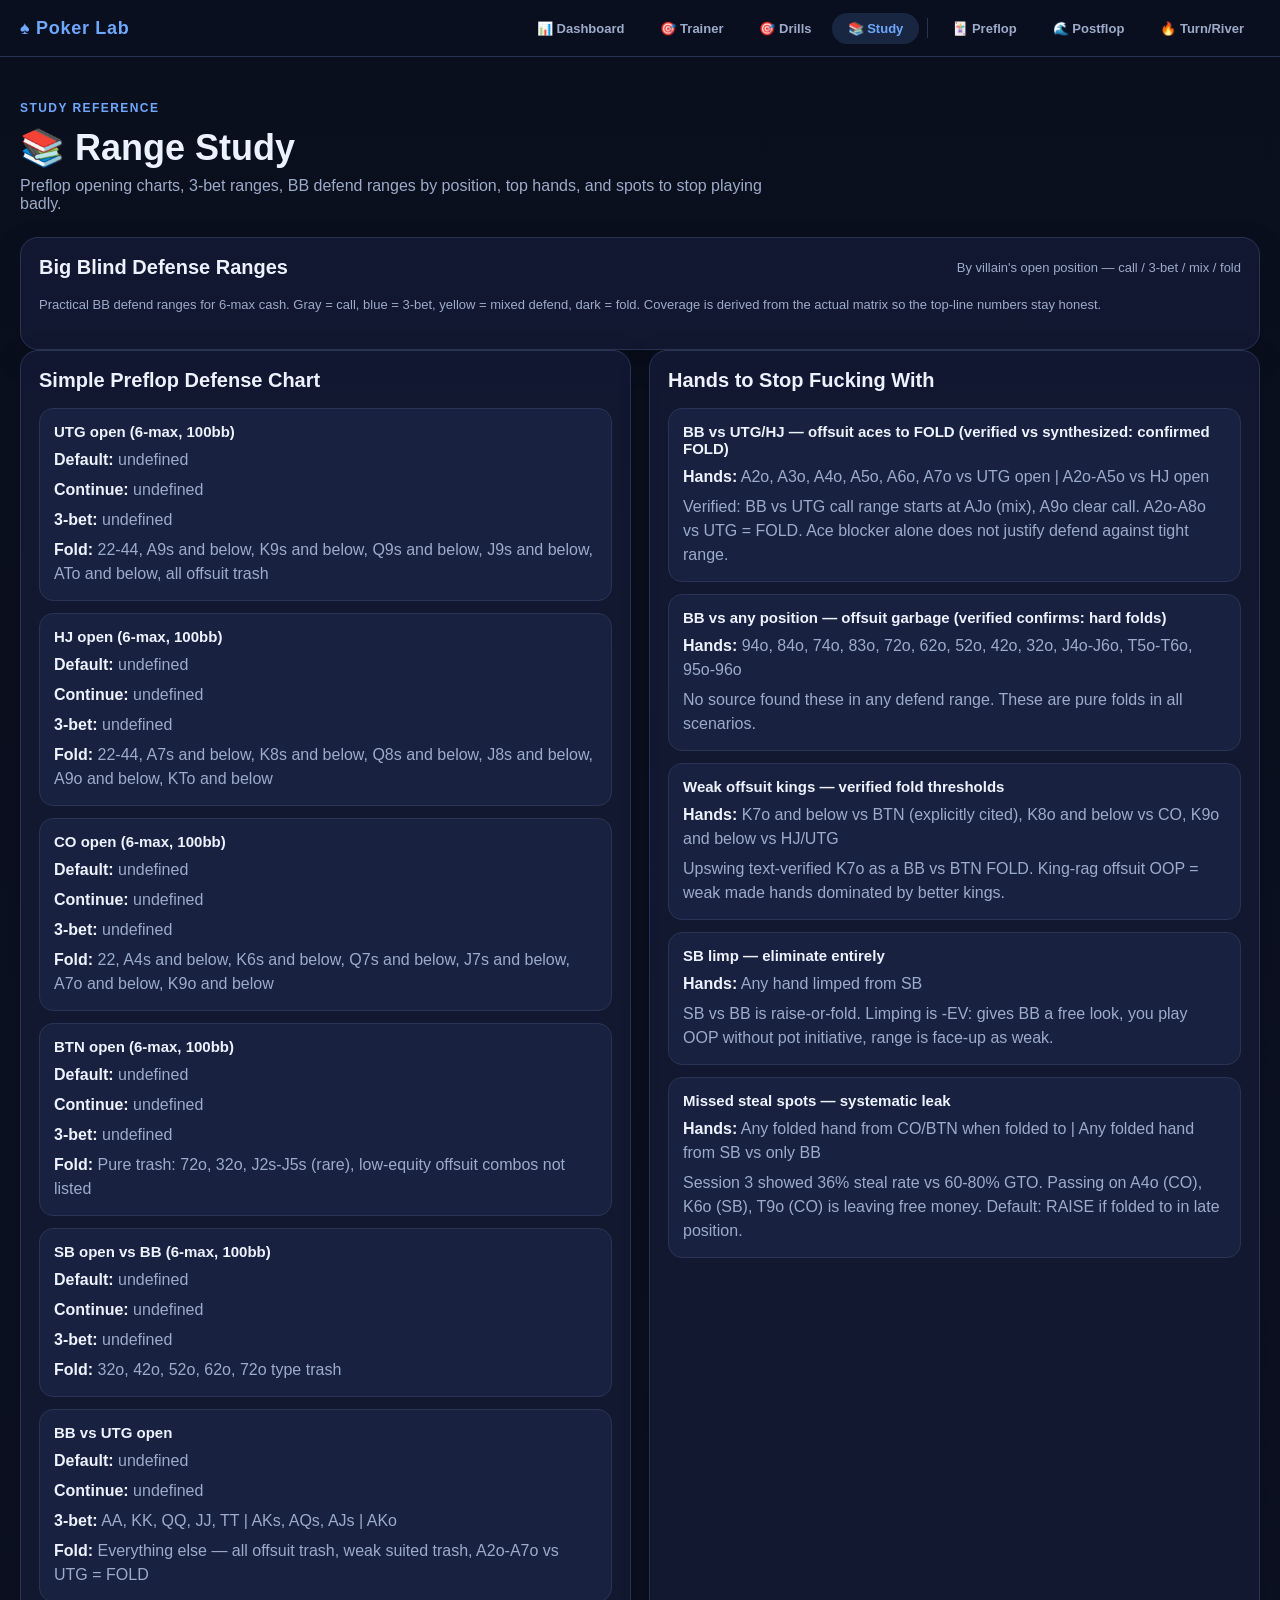
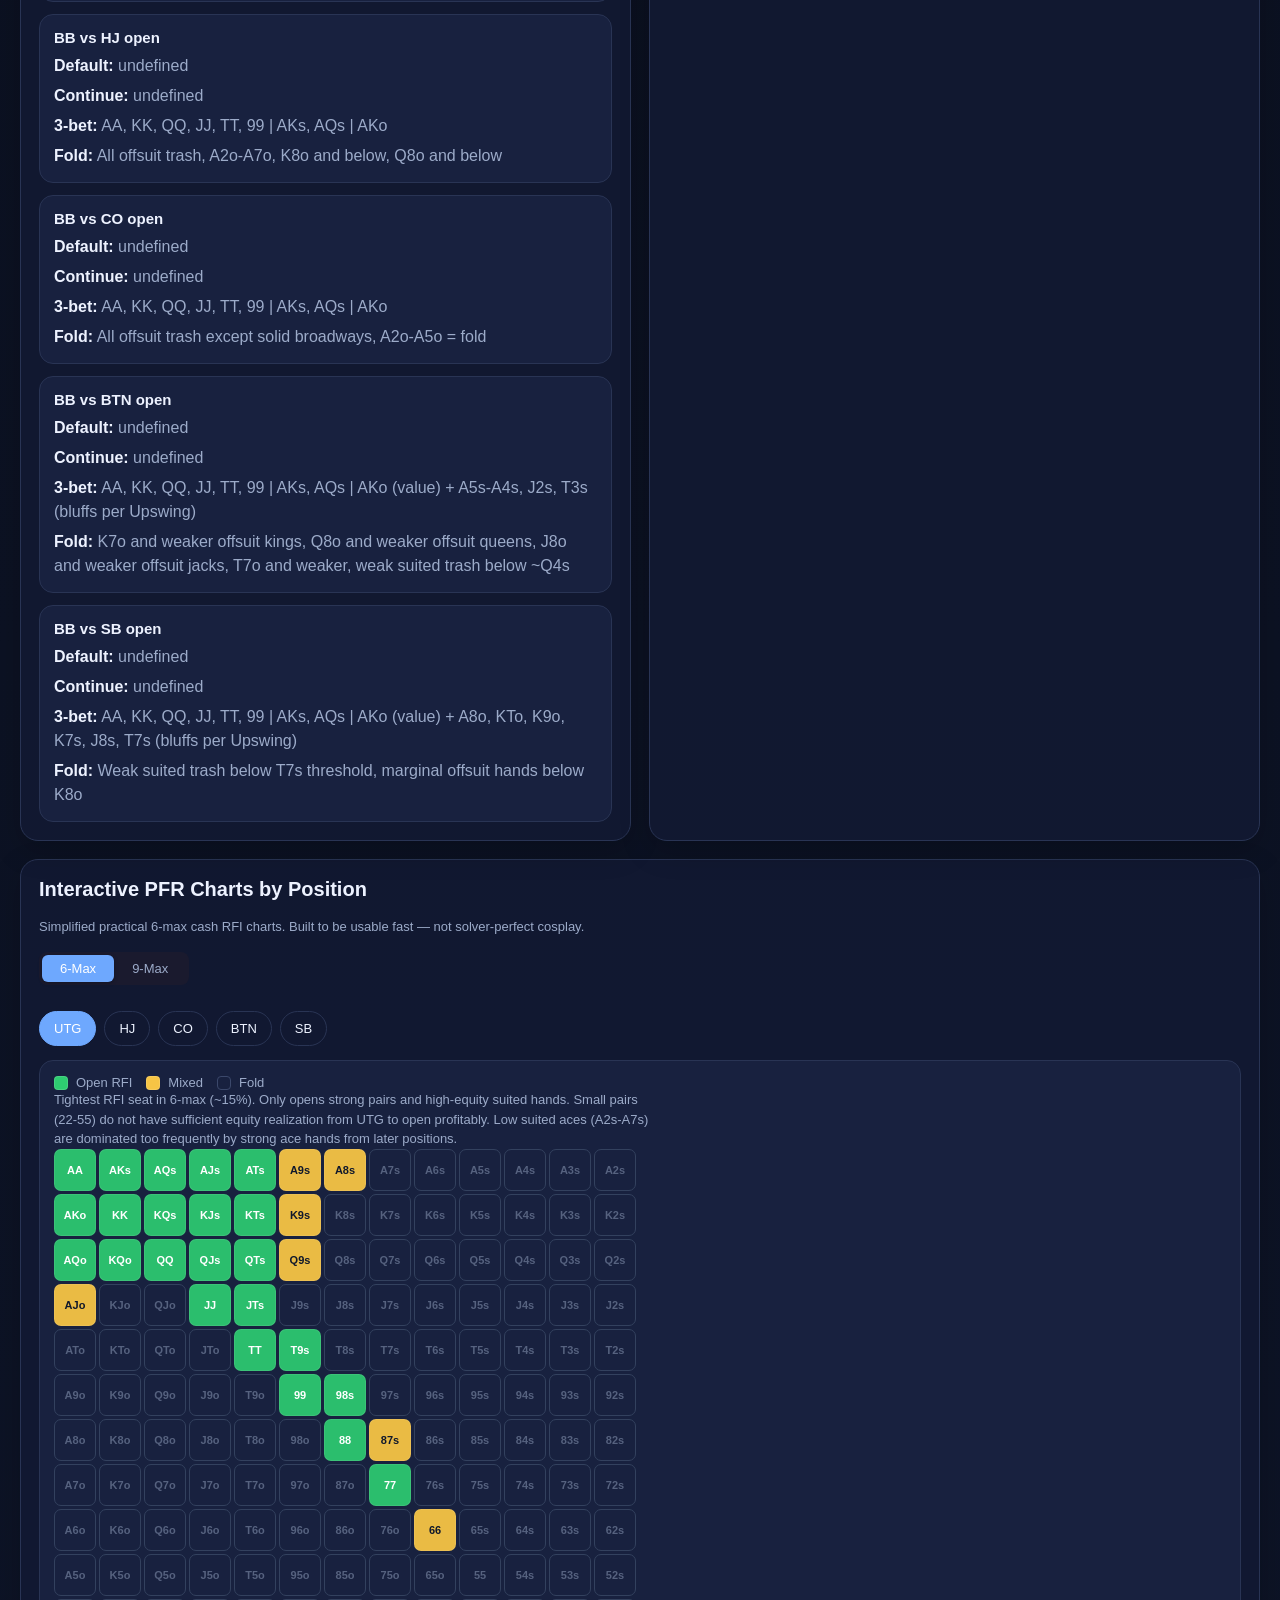
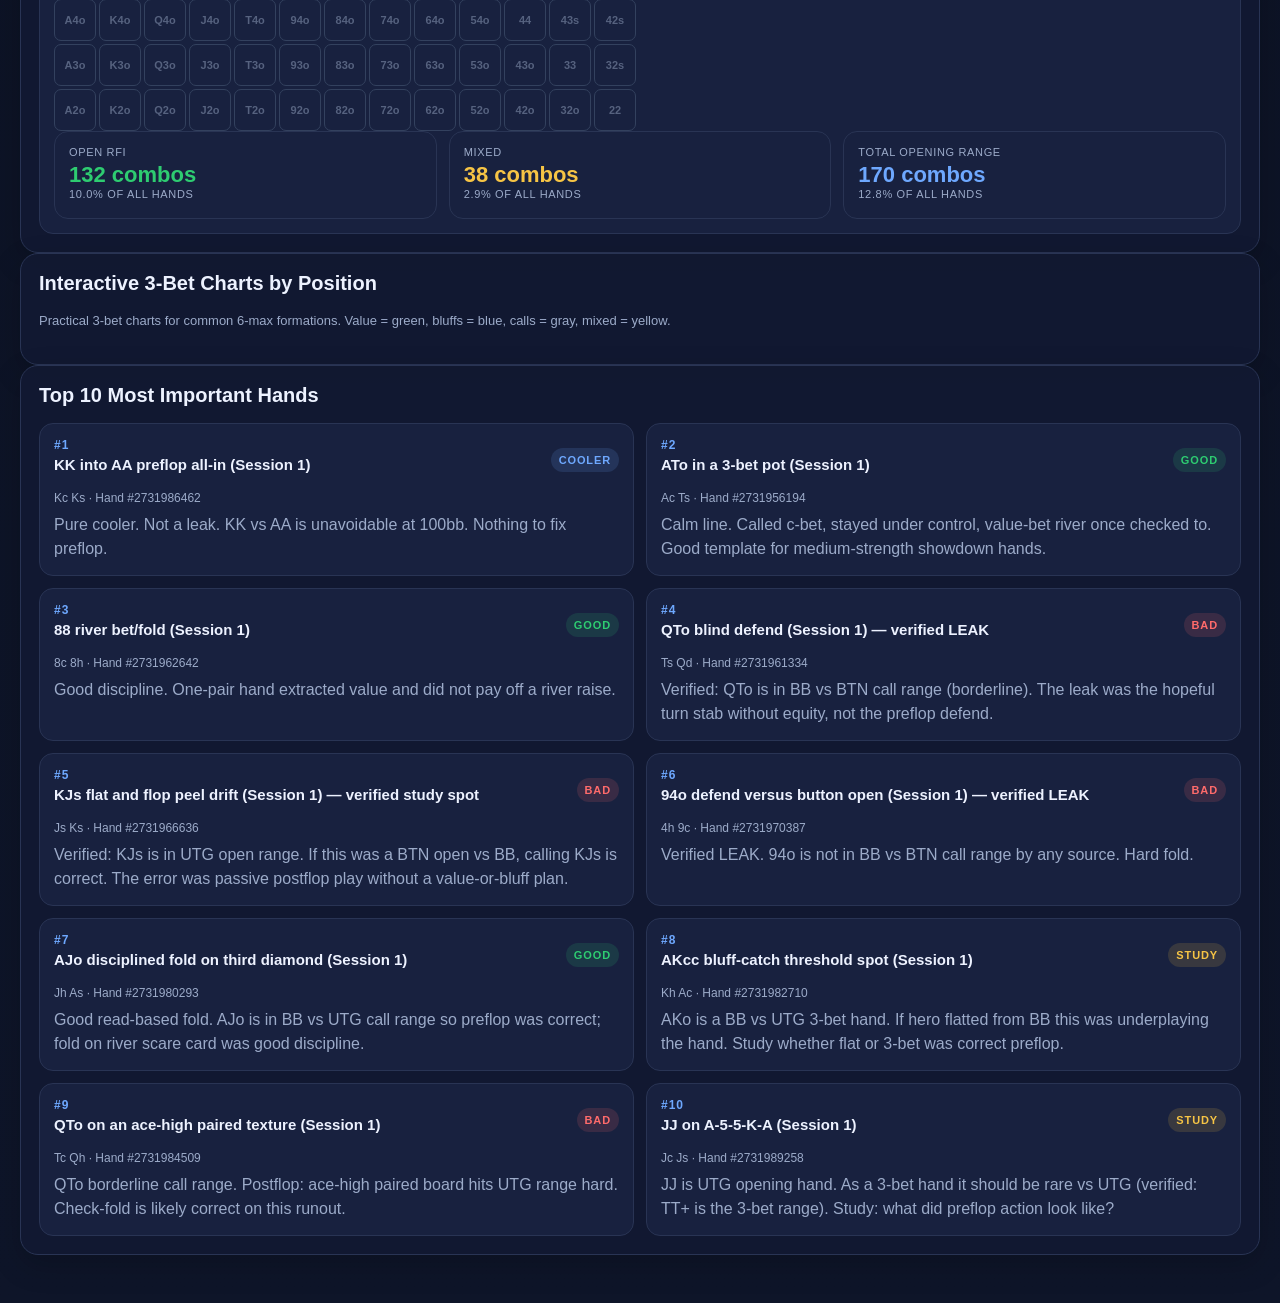
<file: study.html>
<!doctype html>
<html lang="en">
<head>
  <meta charset="UTF-8" />
  <meta name="viewport" content="width=device-width, initial-scale=1.0" />
  <title>Poker Lab — Study</title>
  <link rel="stylesheet" href="styles.css" />
</head>
<body>
  <div class="wrap">
    <header class="hero">
      <div>
        <p class="eyebrow">Study Reference</p>
        <h1>📚 Range Study</h1>
        <p class="sub">Preflop opening charts, 3-bet ranges, BB defend ranges by position, top hands, and spots to stop playing badly.</p>
      </div>
    </header>

    <!-- BB Defend — first because Jared wants it front and center -->
    <section class="card">
      <div class="card-head">
        <h2>Big Blind Defense Ranges</h2>
        <span class="muted">By villain's open position — call / 3-bet / mix / fold</span>
      </div>
      <p class="chart-note">Practical BB defend ranges for 6-max cash. Gray = call, blue = 3-bet, yellow = mixed defend, dark = fold. Coverage is derived from the actual matrix so the top-line numbers stay honest.</p>
      <div id="bbDefendExplorer" class="range-explorer"></div>
    </section>

    <section class="grid study-grid">
      <article class="card">
        <div class="card-head">
          <h2>Simple Preflop Defense Chart</h2>
        </div>
        <div id="preflopChart" class="study-stack"></div>
      </article>

      <article class="card">
        <div class="card-head">
          <h2>Hands to Stop Fucking With</h2>
        </div>
        <div id="avoidList" class="study-stack"></div>
      </article>
    </section>

    <section class="card">
      <div class="card-head">
        <h2>Interactive PFR Charts by Position</h2>
      </div>
      <p class="chart-note">Simplified practical 6-max cash RFI charts. Built to be usable fast — not solver-perfect cosplay.</p>
      <div id="pfrExplorer" class="range-explorer"></div>
    </section>

    <section class="card">
      <div class="card-head">
        <h2>Interactive 3-Bet Charts by Position</h2>
      </div>
      <p class="chart-note">Practical 3-bet charts for common 6-max formations. Value = green, bluffs = blue, calls = gray, mixed = yellow.</p>
      <div id="threeBetExplorer" class="range-explorer"></div>
    </section>

    <section class="card">
      <div class="card-head">
        <h2>Top 10 Most Important Hands</h2>
      </div>
      <div id="topHands" class="top-hands-grid"></div>
    </section>
  </div>

  <script src="shared.js"></script>
  <script src="study.js"></script>
</body>
</html>
</file>
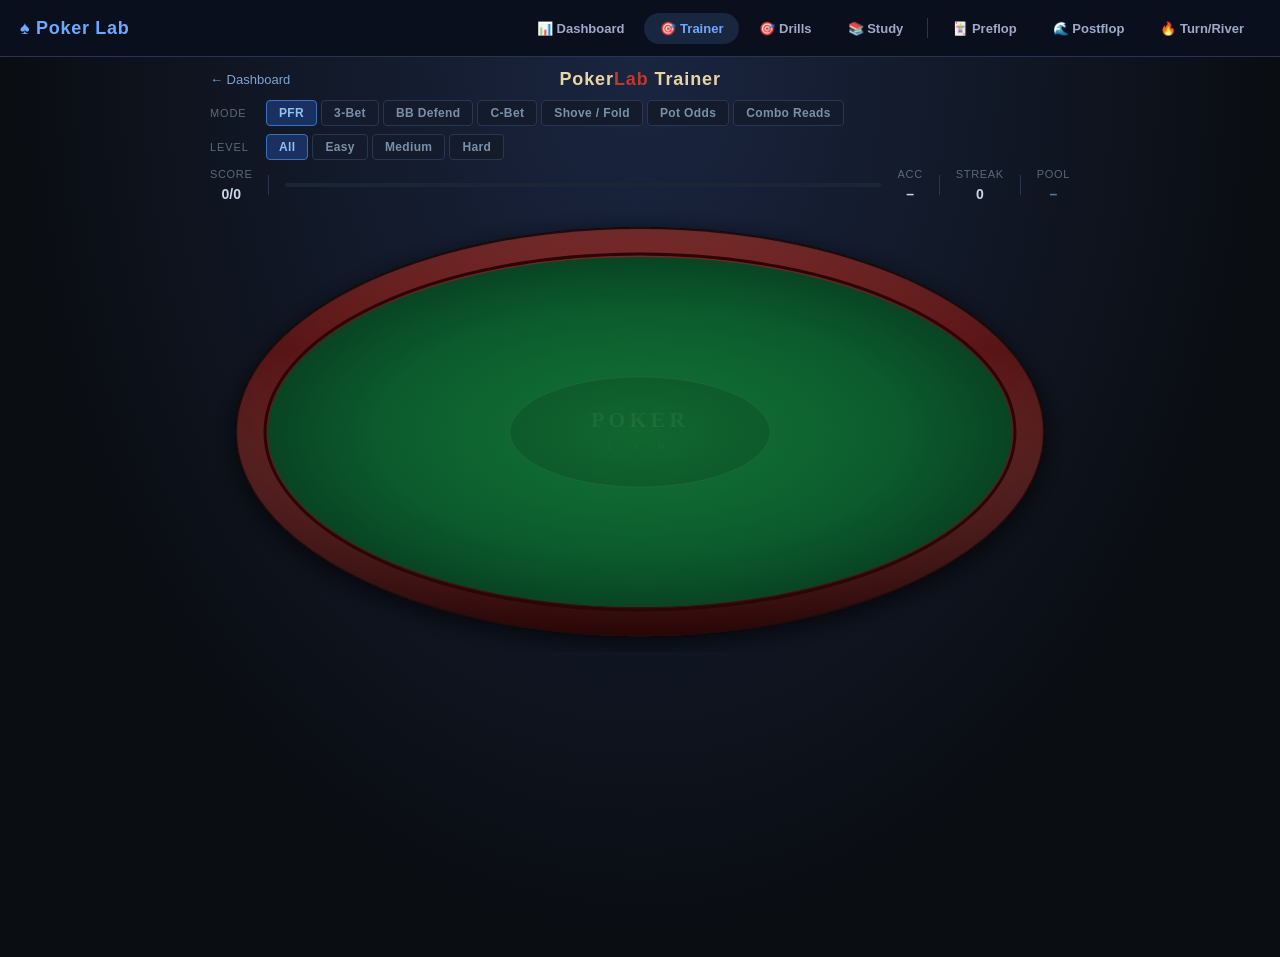
<file: trainer.html>
<!doctype html>
<html lang="en">
<head>
  <meta charset="UTF-8" />
  <meta name="viewport" content="width=device-width, initial-scale=1.0" />
  <title>Poker Lab — Trainer</title>
  <link rel="stylesheet" href="styles.css" />
  <style>
    /* =============================================
       PROFESSIONAL POKER TABLE TRAINER STYLES
       ============================================= */

    /* ── Base overrides for trainer page ── */
    body { background: #0a0d12; }

    /* ── Page Layout ── */
    .trainer-page {
      min-height: 100vh;
      display: flex;
      flex-direction: column;
      align-items: center;
      background: radial-gradient(ellipse at 50% 0%, #1a2540 0%, #0a0d12 70%);
    }

    .trainer-topbar {
      width: 100%;
      max-width: 900px;
      padding: 12px 20px 0;
      display: flex;
      align-items: center;
      justify-content: space-between;
    }
    .trainer-topbar a { color: #7ba5d4; text-decoration: none; font-size: 13px; }
    .trainer-topbar a:hover { color: #fff; }
    .trainer-logo { font-size: 18px; font-weight: 700; color: #e8d5a3; letter-spacing: 0.05em; }
    .trainer-logo span { color: #c0392b; }

    /* ── Mode & Level Tabs Bar ── */
    .trainer-controls {
      width: 100%;
      max-width: 900px;
      padding: 10px 20px 0;
      display: flex;
      flex-direction: column;
      gap: 8px;
    }
    .ctrl-row {
      display: flex;
      align-items: center;
      gap: 8px;
      flex-wrap: wrap;
    }
    .ctrl-label {
      font-size: 11px;
      text-transform: uppercase;
      letter-spacing: 0.08em;
      color: #5a6a7a;
      min-width: 48px;
    }
    .ctrl-tabs { display: flex; gap: 4px; flex-wrap: wrap; }
    .ctrl-tab {
      padding: 5px 12px;
      border-radius: 4px;
      font-size: 12px;
      font-weight: 600;
      border: 1px solid #2a3550;
      background: #141c2c;
      color: #7a90a8;
      cursor: pointer;
      transition: all 0.15s;
      letter-spacing: 0.03em;
    }
    .ctrl-tab:hover { border-color: #4a6080; color: #d0dde8; }
    .ctrl-tab.active {
      background: #1a3060;
      border-color: #3a70c0;
      color: #90c0f8;
    }
    .ctrl-tab.level-easy.active  { background:#0e2a14; border-color:#2a8a3a; color:#6ad87a; }
    .ctrl-tab.level-medium.active { background:#2a2010; border-color:#c08a20; color:#f0c040; }
    .ctrl-tab.level-hard.active  { background:#2a1010; border-color:#a02020; color:#f07060; }

    /* ── Score HUD ── */
    .score-hud {
      width: 100%;
      max-width: 900px;
      padding: 8px 20px 0;
      display: flex;
      align-items: center;
      gap: 16px;
    }
    .hud-stat { display: flex; align-items: center; gap: 6px; }
    .hud-lbl { font-size: 11px; color: #5a6a7a; text-transform: uppercase; letter-spacing: 0.06em; }
    .hud-val { font-size: 14px; font-weight: 700; color: #c8d8e8; }
    .hud-val.green { color: #4ad878; }
    .hud-val.yellow { color: #f0c040; }
    .hud-val.red { color: #f07060; }
    .hud-bar-track { flex: 1; height: 4px; background: #1a2535; border-radius: 2px; overflow: hidden; }
    .hud-bar-fill { height: 100%; background: linear-gradient(90deg, #1a7a3a, #4ad878); border-radius: 2px; transition: width 0.4s ease; }
    .hud-sep { width: 1px; height: 20px; background: #2a3550; }

    /* ─────────────────────────────────────────────
       POKER TABLE SVG CONTAINER
       ───────────────────────────────────────────── */
    .table-container {
      width: 100%;
      max-width: 900px;
      padding: 10px 20px;
      position: relative;
    }

    .poker-table-svg {
      width: 100%;
      height: auto;
      display: block;
    }

    /* Table SVG element styles */
    .tbl-outer-rail { fill: #5a0808; stroke: #7a1010; stroke-width: 2; }
    .tbl-inner-rail { fill: #3d0606; }
    .tbl-felt { fill: #0f5c2a; }
    .tbl-felt-center { fill: #0d5226; }
    .tbl-logo { fill: rgba(255,255,255,0.04); }

    /* ── Player seat labels (HTML overlay) ── */
    .seats-overlay {
      position: absolute;
      top: 10px;
      left: 20px;
      right: 20px;
      bottom: 0;
      pointer-events: none;
    }
    .seat {
      position: absolute;
      display: flex;
      flex-direction: column;
      align-items: center;
      gap: 4px;
      pointer-events: none;
    }
    .seat-avatar {
      width: 44px;
      height: 44px;
      border-radius: 50%;
      background: linear-gradient(135deg, #1a2535 0%, #2a3550 100%);
      border: 2px solid #3a5070;
      display: flex;
      align-items: center;
      justify-content: center;
      font-size: 18px;
      color: #7a90a8;
    }
    .seat-avatar.hero-seat {
      border-color: #4a9adf;
      background: linear-gradient(135deg, #0d2040 0%, #1a4070 100%);
      color: #90c8f8;
    }
    .seat-avatar.active-seat {
      border-color: #e8c050;
      box-shadow: 0 0 10px rgba(232,192,80,0.4);
    }
    .seat-name {
      font-size: 11px;
      font-weight: 600;
      color: #c8d8e8;
      text-shadow: 0 1px 3px rgba(0,0,0,0.8);
      white-space: nowrap;
      letter-spacing: 0.02em;
    }
    .seat-stack {
      font-size: 11px;
      color: #6ad878;
      font-weight: 600;
      text-shadow: 0 1px 3px rgba(0,0,0,0.8);
    }
    .seat-pos-badge {
      font-size: 9px;
      font-weight: 700;
      padding: 1px 5px;
      border-radius: 3px;
      text-transform: uppercase;
      letter-spacing: 0.05em;
      color: #fff;
    }
    .pos-bb   { background: #7a2020; }
    .pos-sb   { background: #205a30; }
    .pos-btn  { background: #1a3a80; }
    .pos-co   { background: #404040; }
    .pos-hj   { background: #404040; }
    .pos-utg  { background: #404040; }

    /* ── Folded seat dimming ── */
    .seat.seat-folded {
      opacity: 0.28;
      filter: grayscale(0.7);
    }
    .seat.seat-out {
      display: none;
    }
    .seat-action-label {
      font-size: 10px;
      font-weight: 700;
      color: #e8c060;
      background: rgba(0,0,0,0.55);
      border: 1px solid rgba(200,160,40,0.4);
      border-radius: 3px;
      padding: 1px 6px;
      white-space: nowrap;
      letter-spacing: 0.03em;
    }
    .seat-action-label.act-fold   { color: #f07878; border-color: rgba(200,80,80,0.4); }
    .seat-action-label.act-raise  { color: #80c0f8; border-color: rgba(80,160,240,0.4); }
    .seat-action-label.act-call   { color: #6ad878; border-color: rgba(80,200,100,0.4); }
    .seat-action-label.act-check  { color: #b0a0c8; border-color: rgba(160,130,200,0.4); }
    .seat-action-label.act-bet    { color: #f0b040; border-color: rgba(200,150,40,0.4); }
    .seat-action-label.act-allin  { color: #ff6060; border-color: rgba(255,80,80,0.5); }
    /* Villain seat highlight */
    .seat-avatar.villain-seat {
      border-color: #d06030;
      background: linear-gradient(135deg, #201508 0%, #3a2010 100%);
      color: #f0a060;
    }

    /* ── Dealer button & blind chips ── */
    .dealer-btn-chip {
      position: absolute;
      width: 26px;
      height: 26px;
      border-radius: 50%;
      background: radial-gradient(circle at 35% 35%, #ffe87a, #c8980a);
      border: 2px solid #a07808;
      box-shadow: 0 2px 6px rgba(0,0,0,0.7), inset 0 1px 3px rgba(255,255,255,0.4);
      display: flex;
      align-items: center;
      justify-content: center;
      font-size: 11px;
      font-weight: 900;
      color: #1a1008;
      font-family: Georgia, serif;
      transform: translate(-50%, -50%);
      z-index: 12;
      pointer-events: none;
    }
    .sb-chip {
      position: absolute;
      width: 26px;
      height: 26px;
      border-radius: 50%;
      background: radial-gradient(circle at 35% 35%, #f0f0ee, #b8b8b0);
      border: 2px solid #888880;
      box-shadow: 0 2px 5px rgba(0,0,0,0.6), inset 0 1px 2px rgba(255,255,255,0.5);
      display: flex;
      align-items: center;
      justify-content: center;
      font-size: 8px;
      font-weight: 800;
      color: #222;
      font-family: Arial, sans-serif;
      transform: translate(-50%, -50%);
      z-index: 12;
      pointer-events: none;
    }
    .bb-chip {
      position: absolute;
      width: 26px;
      height: 26px;
      border-radius: 50%;
      background: radial-gradient(circle at 35% 35%, #e05050, #8b1010);
      border: 2px solid #6a0c0c;
      box-shadow: 0 2px 5px rgba(0,0,0,0.6), inset 0 1px 2px rgba(255,100,100,0.3);
      display: flex;
      align-items: center;
      justify-content: center;
      font-size: 8px;
      font-weight: 800;
      color: #ffe0e0;
      font-family: Arial, sans-serif;
      transform: translate(-50%, -50%);
      z-index: 12;
      pointer-events: none;
    }

    /* ── Center Table Info ── */
    .table-center-info {
      position: absolute;
      top: 50%;
      left: 50%;
      transform: translate(-50%, -50%);
      display: flex;
      flex-direction: column;
      align-items: center;
      gap: 6px;
      text-align: center;
      pointer-events: none;
    }
    .tci-pot {
      font-size: 22px;
      font-weight: 700;
      color: #e8d080;
      text-shadow: 0 2px 8px rgba(0,0,0,0.8);
      letter-spacing: 0.04em;
    }
    .tci-pot-label {
      font-size: 10px;
      text-transform: uppercase;
      letter-spacing: 0.1em;
      color: #7a9060;
    }
    .tci-blinds {
      font-size: 11px;
      color: #7a90a8;
      letter-spacing: 0.02em;
    }
    .tci-street {
      font-size: 11px;
      font-weight: 600;
      color: #a0b8c8;
      text-transform: uppercase;
      letter-spacing: 0.08em;
      background: rgba(0,0,0,0.4);
      padding: 2px 8px;
      border-radius: 3px;
    }

    /* ── Community Cards in Center ── */
    .community-zone {
      position: absolute;
      top: 40%;
      left: 50%;
      transform: translate(-50%, -50%);
      display: flex;
      gap: 6px;
      align-items: center;
      pointer-events: none;
    }

    /* ─────────────────────────────────────────────
       PLAYING CARDS — Professional Style
       ───────────────────────────────────────────── */
    .pcard {
      width: 40px;
      height: 58px;
      background: #f8f4ec;
      border-radius: 5px;
      border: 1px solid #d0c8bc;
      display: flex;
      flex-direction: column;
      align-items: center;
      justify-content: center;
      box-shadow: 0 3px 8px rgba(0,0,0,0.5), inset 0 1px 0 rgba(255,255,255,0.8);
      position: relative;
      overflow: hidden;
    }
    .pcard.card-back {
      background: linear-gradient(135deg, #1a3a80 25%, #0d2050 25%, #0d2050 50%, #1a3a80 50%, #1a3a80 75%, #0d2050 75%);
      background-size: 10px 10px;
      border-color: #2a4a90;
    }
    .pcard.card-empty {
      background: rgba(0,0,0,0.2);
      border: 1px dashed rgba(255,255,255,0.1);
      box-shadow: none;
    }
    .pcard-rank {
      font-size: 18px;
      font-weight: 800;
      line-height: 1;
      font-family: 'Georgia', serif;
    }
    .pcard-suit {
      font-size: 14px;
      line-height: 1;
      margin-top: 1px;
    }
    .pcard-tl {
      position: absolute;
      top: 3px;
      left: 4px;
      font-size: 10px;
      font-weight: 700;
      line-height: 1.1;
      font-family: 'Georgia', serif;
    }
    .pcard-br {
      position: absolute;
      bottom: 3px;
      right: 4px;
      font-size: 10px;
      font-weight: 700;
      line-height: 1.1;
      font-family: 'Georgia', serif;
      transform: rotate(180deg);
    }
    .red { color: #c0201a; }
    .black { color: #1a1a1a; }

    /* Hero cards — larger */
    .hero-zone {
      position: absolute;
      bottom: -10px;
      left: 50%;
      transform: translateX(-50%);
      display: flex;
      flex-direction: column;
      align-items: center;
      gap: 6px;
    }
    .hero-zone .pcard {
      width: 54px;
      height: 78px;
      border-radius: 7px;
    }
    .hero-zone .pcard-rank { font-size: 24px; }
    .hero-zone .pcard-suit { font-size: 18px; }
    .hero-zone .pcard-tl { font-size: 12px; top: 4px; left: 5px; }
    .hero-zone .pcard-br { font-size: 12px; bottom: 4px; right: 5px; }
    .hero-cards-row { display: flex; gap: 8px; }
    .hero-label {
      font-size: 10px;
      text-transform: uppercase;
      letter-spacing: 0.1em;
      color: #4a7a9a;
      font-weight: 600;
    }

    /* ─────────────────────────────────────────────
       QUIZ PANEL (below table)
       ───────────────────────────────────────────── */
    .quiz-panel {
      width: 100%;
      max-width: 900px;
      padding: 0 20px 20px;
    }

    /* Prompt */
    .quiz-prompt-box {
      background: #0d1520;
      border: 1px solid #1e3050;
      border-radius: 8px;
      padding: 14px 18px;
      margin-bottom: 12px;
    }
    .quiz-prompt-header {
      display: flex;
      align-items: center;
      gap: 10px;
      margin-bottom: 8px;
    }
    .quiz-pos-badge {
      padding: 3px 8px;
      border-radius: 4px;
      font-size: 11px;
      font-weight: 700;
      text-transform: uppercase;
      letter-spacing: 0.05em;
      color: #fff;
    }
    .quiz-mode-tag {
      padding: 3px 8px;
      border-radius: 4px;
      background: rgba(40,80,140,0.3);
      border: 1px solid rgba(70,120,200,0.3);
      font-size: 11px;
      color: #7ab0e0;
      font-weight: 600;
      letter-spacing: 0.04em;
    }
    .quiz-diff-tag {
      padding: 3px 8px;
      border-radius: 4px;
      font-size: 11px;
      font-weight: 600;
    }
    .diff-easy   { background: rgba(20,80,30,0.4); color: #6ad878; border: 1px solid rgba(50,150,70,0.3); }
    .diff-medium { background: rgba(80,60,10,0.4); color: #f0c040; border: 1px solid rgba(160,120,20,0.3); }
    .diff-hard   { background: rgba(80,20,20,0.4); color: #f07060; border: 1px solid rgba(160,50,50,0.3); }

    .quiz-prompt-text {
      font-size: 15px;
      color: #d8e8f8;
      font-weight: 500;
      line-height: 1.5;
    }
    .quiz-prompt-sub {
      font-size: 12px;
      color: #7a90a8;
      margin-top: 4px;
    }

    /* Situation Info (stack/pot/action) */
    .quiz-situation {
      display: flex;
      gap: 10px;
      flex-wrap: wrap;
      margin-bottom: 12px;
    }
    .sit-chip {
      display: flex;
      align-items: center;
      gap: 6px;
      background: #0d1520;
      border: 1px solid #1e3050;
      border-radius: 6px;
      padding: 6px 12px;
    }
    .sit-chip-label { font-size: 10px; text-transform: uppercase; letter-spacing: 0.08em; color: #5a7a9a; }
    .sit-chip-val   { font-size: 14px; font-weight: 700; color: #c8e0f8; }
    .sit-chip-val.gold  { color: #e8d080; }
    .sit-chip-val.green { color: #6ad878; }

    /* Action Buttons */
    .action-buttons {
      display: grid;
      grid-template-columns: repeat(auto-fit, minmax(100px, 1fr));
      gap: 8px;
      margin-bottom: 12px;
    }
    .action-btn {
      padding: 14px 10px;
      border-radius: 8px;
      font-size: 14px;
      font-weight: 700;
      border: 2px solid transparent;
      cursor: pointer;
      transition: all 0.15s;
      letter-spacing: 0.04em;
      text-transform: uppercase;
    }
    .action-btn:disabled { opacity: 0.5; cursor: default; transform: none !important; box-shadow: none !important; }

    .btn-fold {
      background: linear-gradient(180deg, #3a1010 0%, #2a0808 100%);
      border-color: #6a2020;
      color: #f08080;
    }
    .btn-fold:not(:disabled):hover {
      background: linear-gradient(180deg, #5a1818 0%, #3a1010 100%);
      border-color: #b03030;
      box-shadow: 0 0 14px rgba(180,30,30,0.35);
    }

    .btn-call {
      background: linear-gradient(180deg, #103a10 0%, #082808 100%);
      border-color: #208a30;
      color: #80e890;
    }
    .btn-call:not(:disabled):hover {
      background: linear-gradient(180deg, #185a18 0%, #103a10 100%);
      border-color: #40b850;
      box-shadow: 0 0 14px rgba(40,180,60,0.35);
    }

    .btn-raise {
      background: linear-gradient(180deg, #103060 0%, #082040 100%);
      border-color: #2060b0;
      color: #80b8f8;
    }
    .btn-raise:not(:disabled):hover {
      background: linear-gradient(180deg, #184880 0%, #103060 100%);
      border-color: #4090e0;
      box-shadow: 0 0 14px rgba(50,120,220,0.35);
    }

    .btn-check {
      background: linear-gradient(180deg, #302010 0%, #201408 100%);
      border-color: #806020;
      color: #e8b840;
    }
    .btn-check:not(:disabled):hover {
      background: linear-gradient(180deg, #504020 0%, #302010 100%);
      border-color: #c09030;
      box-shadow: 0 0 14px rgba(180,140,30,0.35);
    }

    .btn-jam {
      background: linear-gradient(180deg, #401020 0%, #280810 100%);
      border-color: #902040;
      color: #f88090;
    }
    .btn-jam:not(:disabled):hover {
      background: linear-gradient(180deg, #601830 0%, #401020 100%);
      border-color: #c04060;
      box-shadow: 0 0 14px rgba(200,40,80,0.35);
    }

    .btn-threebet {
      background: linear-gradient(180deg, #201040 0%, #140828 100%);
      border-color: #6030a0;
      color: #c090f8;
    }
    .btn-threebet:not(:disabled):hover {
      background: linear-gradient(180deg, #381860 0%, #201040 100%);
      border-color: #9050e0;
      box-shadow: 0 0 14px rgba(140,60,220,0.35);
    }

    /* Reveal states */
    .action-btn.reveal-correct {
      border-color: #40e060 !important;
      box-shadow: 0 0 14px rgba(40,200,80,0.5) !important;
      background: linear-gradient(180deg, #105a18 0%, #0a3a10 100%) !important;
      color: #80f898 !important;
    }
    .action-btn.reveal-wrong {
      border-color: #e04040 !important;
      box-shadow: 0 0 14px rgba(200,40,40,0.4) !important;
    }

    /* Feedback */
    .quiz-feedback {
      padding: 12px 16px;
      border-radius: 8px;
      font-size: 14px;
      line-height: 1.5;
      margin-bottom: 10px;
    }
    .quiz-feedback.correct {
      background: rgba(20,80,30,0.4);
      border: 1px solid rgba(50,160,70,0.4);
      color: #80e890;
    }
    .quiz-feedback.wrong {
      background: rgba(80,20,20,0.4);
      border: 1px solid rgba(160,50,50,0.4);
      color: #f08888;
    }
    .feedback-verdict {
      font-weight: 700;
      font-size: 15px;
      display: block;
      margin-bottom: 4px;
    }

    /* Next button */
    .btn-next-spot {
      width: 100%;
      padding: 14px;
      border-radius: 8px;
      font-size: 15px;
      font-weight: 700;
      background: linear-gradient(180deg, #1a3a70 0%, #0f2250 100%);
      border: 2px solid #2a5aaa;
      color: #90c0f8;
      cursor: pointer;
      transition: all 0.15s;
      letter-spacing: 0.05em;
    }
    .btn-next-spot:hover {
      background: linear-gradient(180deg, #2a5898 0%, #1a3a70 100%);
      border-color: #4a80d0;
      box-shadow: 0 0 18px rgba(60,120,220,0.35);
    }

    /* Odds panels */
    .odds-display {
      display: flex;
      gap: 10px;
      flex-wrap: wrap;
      align-items: center;
      background: rgba(0,0,0,0.3);
      border: 1px solid #1e3050;
      border-radius: 8px;
      padding: 12px 16px;
      margin-bottom: 12px;
    }
    .odds-cell {
      display: flex;
      flex-direction: column;
      align-items: center;
      gap: 3px;
      flex: 1;
      min-width: 70px;
    }
    .odds-cell-lbl { font-size: 10px; color: #5a7a9a; text-transform: uppercase; letter-spacing: 0.07em; }
    .odds-cell-val { font-size: 18px; font-weight: 700; color: #c8e0f8; }
    .odds-cell-val.gold { color: #e8d080; }
    .odds-cell-val.green { color: #6ad878; }
    .odds-cell-val.red { color: #f07060; }
    .odds-sep { width: 1px; height: 36px; background: #1e3050; }
    .odds-eq { font-size: 20px; color: #5a7a9a; align-self: center; }
    .odds-eq-result { font-size: 13px; font-weight: 600; padding: 4px 10px; border-radius: 4px; }
    .odds-eq-result.pos { background: rgba(20,80,30,0.4); color: #6ad878; border: 1px solid rgba(50,150,70,0.3); }
    .odds-eq-result.neg { background: rgba(80,20,20,0.4); color: #f07060; border: 1px solid rgba(160,50,50,0.3); }

    /* Stack viz for shove/fold */
    .stack-meter {
      display: flex;
      gap: 3px;
      align-items: center;
    }
    .stack-pip {
      width: 8px;
      height: 16px;
      border-radius: 2px;
      background: #1a2535;
    }
    .stack-pip.filled { background: #4a9a6a; }
    .stack-pip.danger { background: #c04040; }

    /* ── Pot Odds Quick Reference ── */
    .odds-ref-section {
      width: 100%;
      max-width: 900px;
      padding: 0 20px 20px;
    }
    .odds-ref-title {
      font-size: 14px;
      font-weight: 700;
      color: #c8d8e8;
      text-transform: uppercase;
      letter-spacing: 0.08em;
      margin-bottom: 12px;
      padding-top: 4px;
      border-top: 1px solid #1e3050;
    }
    .odds-ref-grid {
      display: grid;
      grid-template-columns: repeat(auto-fit, minmax(220px, 1fr));
      gap: 12px;
    }
    .odds-ref-card {
      background: #0d1520;
      border: 1px solid #1e3050;
      border-radius: 8px;
      padding: 14px 16px;
    }
    .odds-ref-card h4 {
      font-size: 12px;
      font-weight: 700;
      color: #90b0d0;
      text-transform: uppercase;
      letter-spacing: 0.07em;
      margin: 0 0 10px;
    }
    .odds-formula {
      font-size: 11px;
      color: #a0b8c8;
      background: rgba(0,0,0,0.3);
      border-radius: 4px;
      padding: 6px 10px;
      margin-bottom: 10px;
      line-height: 1.6;
      font-family: monospace;
    }
    .odds-ex { display: flex; justify-content: space-between; font-size: 12px; padding: 3px 0; border-bottom: 1px solid #1a2535; }
    .odds-ex:last-child { border-bottom: none; }
    .odds-ex span { color: #7a90a8; }
    .odds-ex strong { color: #e8d080; }

    /* ── Responsive ── */
    @media (max-width: 600px) {
      .trainer-controls { padding: 8px 12px 0; }
      .score-hud { padding: 6px 12px 0; }
      .table-container { padding: 6px 12px; }
      .quiz-panel { padding: 0 12px 20px; }
      .action-buttons { grid-template-columns: repeat(2, 1fr); }
      .action-btn { padding: 12px 8px; font-size: 12px; }
      .hero-zone .pcard { width: 44px; height: 64px; }
      .hero-zone .pcard-rank { font-size: 20px; }
    }

    @media (max-width: 400px) {
      .pcard { width: 32px; height: 46px; }
      .pcard-rank { font-size: 14px; }
      .pcard-suit { font-size: 11px; }
    }
  </style>
</head>
<body>
<div class="trainer-page">

  <!-- Top bar -->
  <div class="trainer-topbar">
    <a href="index.html">← Dashboard</a>
    <div class="trainer-logo">Poker<span>Lab</span> Trainer</div>
    <div style="width:80px"></div>
  </div>

  <!-- Mode Tabs -->
  <div class="trainer-controls">
    <div class="ctrl-row">
      <span class="ctrl-label">Mode</span>
      <div class="ctrl-tabs" id="modeTabs">
        <button class="ctrl-tab active" data-mode="pfr">PFR</button>
        <button class="ctrl-tab" data-mode="threebet">3-Bet</button>
        <button class="ctrl-tab" data-mode="blinddefense">BB Defend</button>
        <button class="ctrl-tab" data-mode="cbet">C-Bet</button>
        <button class="ctrl-tab" data-mode="shovefold">Shove / Fold</button>
        <button class="ctrl-tab" data-mode="potodds">Pot Odds</button>
        <button class="ctrl-tab" data-mode="combo">Combo Reads</button>
      </div>
    </div>
    <div class="ctrl-row">
      <span class="ctrl-label">Level</span>
      <div class="ctrl-tabs" id="levelTabs">
        <button class="ctrl-tab active" data-level="all">All</button>
        <button class="ctrl-tab level-easy"   data-level="easy">Easy</button>
        <button class="ctrl-tab level-medium" data-level="medium">Medium</button>
        <button class="ctrl-tab level-hard"   data-level="hard">Hard</button>
      </div>
    </div>
  </div>

  <!-- Score HUD -->
  <div class="score-hud" id="scoreHud">
    <div class="hud-stat"><span class="hud-lbl">Score</span><span class="hud-val" id="hudScore">0/0</span></div>
    <div class="hud-sep"></div>
    <div class="hud-bar-track"><div class="hud-bar-fill" id="hudBar" style="width:0%"></div></div>
    <div class="hud-stat"><span class="hud-lbl">Acc</span><span class="hud-val" id="hudAcc">–</span></div>
    <div class="hud-sep"></div>
    <div class="hud-stat"><span class="hud-lbl">Streak</span><span class="hud-val" id="hudStreak">0</span></div>
    <div class="hud-sep"></div>
    <div class="hud-stat"><span class="hud-lbl">Pool</span><span class="hud-val" id="hudPool" style="color:#5a7a9a">–</span></div>
  </div>

  <!-- Poker Table -->
  <div class="table-container" id="tableContainer">
    <!-- SVG Oval Table -->
    <svg class="poker-table-svg" viewBox="0 0 860 440" xmlns="http://www.w3.org/2000/svg" id="pokerTableSvg">
      <!-- Outer shadow/glow -->
      <defs>
        <filter id="tableShadow" x="-10%" y="-10%" width="120%" height="120%">
          <feDropShadow dx="0" dy="6" stdDeviation="12" flood-color="#000" flood-opacity="0.7"/>
        </filter>
        <filter id="feltTexture">
          <feTurbulence type="fractalNoise" baseFrequency="0.65" numOctaves="3" stitchTiles="stitch"/>
          <feColorMatrix type="saturate" values="0"/>
          <feBlend in="SourceGraphic" mode="multiply" result="blend"/>
          <feComposite in="blend" in2="SourceGraphic" operator="in"/>
        </filter>
        <radialGradient id="feltGrad" cx="50%" cy="50%" r="50%">
          <stop offset="0%"   stop-color="#147a38"/>
          <stop offset="70%"  stop-color="#0d6030"/>
          <stop offset="100%" stop-color="#094825"/>
        </radialGradient>
        <radialGradient id="railGrad" cx="50%" cy="40%" r="60%">
          <stop offset="0%"   stop-color="#8a1818"/>
          <stop offset="50%"  stop-color="#6a0e0e"/>
          <stop offset="100%" stop-color="#3a0808"/>
        </radialGradient>
        <linearGradient id="railHighlight" x1="0%" y1="0%" x2="0%" y2="100%">
          <stop offset="0%"   stop-color="rgba(255,255,255,0.12)"/>
          <stop offset="30%"  stop-color="rgba(255,255,255,0.04)"/>
          <stop offset="100%" stop-color="rgba(0,0,0,0.3)"/>
        </linearGradient>
      </defs>

      <!-- Rail outer border (wood/plastic edge) -->
      <ellipse cx="430" cy="220" rx="405" ry="205" fill="#1a0808" filter="url(#tableShadow)"/>
      <!-- Red leather rail -->
      <ellipse cx="430" cy="220" rx="403" ry="203" fill="url(#railGrad)"/>
      <!-- Rail highlight -->
      <ellipse cx="430" cy="220" rx="403" ry="203" fill="url(#railHighlight)"/>
      <!-- Rail inner edge line -->
      <ellipse cx="430" cy="220" rx="375" ry="178" fill="none" stroke="#2a0606" stroke-width="3"/>
      <!-- Felt -->
      <ellipse cx="430" cy="220" rx="372" ry="175" fill="url(#feltGrad)"/>
      <!-- Subtle felt texture overlay -->
      <ellipse cx="430" cy="220" rx="372" ry="175" fill="rgba(0,0,0,0.05)"/>
      <!-- Felt center stripe / logo area -->
      <ellipse cx="430" cy="220" rx="130" ry="55" fill="rgba(0,0,0,0.12)" stroke="rgba(255,255,255,0.04)" stroke-width="1"/>
      <!-- Table logo text -->
      <text x="430" y="215" text-anchor="middle" fill="rgba(255,255,255,0.06)" font-size="22" font-family="Georgia, serif" font-weight="bold" letter-spacing="4">POKER</text>
      <text x="430" y="238" text-anchor="middle" fill="rgba(255,255,255,0.04)" font-size="11" font-family="Georgia, serif" letter-spacing="8">L A B</text>

      <!-- Dealer button marker (now rendered dynamically via JS overlay) -->
    </svg>

    <!-- Community cards overlay (absolute over SVG) -->
    <div id="communityZone" style="
      position: absolute;
      top: 0; left: 0; right: 0; bottom: 0;
      pointer-events: none;
      display: flex;
      align-items: flex-start;
      justify-content: center;
    ">
      <!-- filled by JS -->
    </div>

    <!-- Center info overlay -->
    <div id="centerInfo" style="
      position: absolute;
      top: 0; left: 0; right: 0; bottom: 0;
      pointer-events: none;
      display: flex;
      align-items: center;
      justify-content: center;
    ">
      <!-- filled by JS -->
    </div>

    <!-- Seat overlays (positioned by JS) -->
    <div id="seatsOverlay" style="position:absolute;top:0;left:0;right:0;bottom:0;pointer-events:none;"></div>

    <!-- Dealer/Blind chips overlay (positioned by JS) -->
    <div id="chipsOverlay" style="position:absolute;top:0;left:0;right:0;bottom:0;pointer-events:none;"></div>

    <!-- Hero cards overlay at bottom of table -->
    <div id="heroZone" style="
      position: absolute;
      bottom: 0; left: 50%; transform: translateX(-50%);
      pointer-events: none;
    ">
      <!-- filled by JS -->
    </div>
  </div>

  <!-- Quiz Panel -->
  <div class="quiz-panel" id="quizPanel">
    <!-- filled by JS -->
  </div>

  <!-- Pot Odds Reference (shown in potodds mode) -->
  <div class="odds-ref-section" id="oddsRefSection" style="display:none;">
    <div class="odds-ref-title">📐 Pot Odds Quick Reference</div>
    <div class="odds-ref-grid">
      <div class="odds-ref-card">
        <h4>The Formula</h4>
        <div class="odds-formula">Call ÷ (Pot + Call) = Required equity</div>
        <div class="odds-ex"><span>$50 into $100</span><strong>33%</strong></div>
        <div class="odds-ex"><span>$25 into $100</span><strong>20%</strong></div>
        <div class="odds-ex"><span>$75 into $100</span><strong>43%</strong></div>
        <div class="odds-ex"><span>$100 into $100</span><strong>33%</strong></div>
        <div class="odds-ex"><span>$200 into $100</span><strong>67%</strong></div>
      </div>
      <div class="odds-ref-card">
        <h4>Rule of 2 &amp; 4</h4>
        <div class="odds-formula">Outs × 4 = equity% (2 streets)<br>Outs × 2 = equity% (1 street)</div>
        <div class="odds-ex"><span>Flush draw (9 outs)</span><strong>~36% / 18%</strong></div>
        <div class="odds-ex"><span>OESD (8 outs)</span><strong>~32% / 16%</strong></div>
        <div class="odds-ex"><span>Gutshot (4 outs)</span><strong>~16% / 8%</strong></div>
        <div class="odds-ex"><span>Flush + OESD (12–15)</span><strong>~48–60%</strong></div>
      </div>
      <div class="odds-ref-card">
        <h4>Bet Size → Required Equity</h4>
        <div class="odds-ex"><span>¼ pot</span><strong>20%</strong></div>
        <div class="odds-ex"><span>⅓ pot</span><strong>25%</strong></div>
        <div class="odds-ex"><span>½ pot</span><strong>33%</strong></div>
        <div class="odds-ex"><span>⅔ pot</span><strong>40%</strong></div>
        <div class="odds-ex"><span>¾ pot</span><strong>43%</strong></div>
        <div class="odds-ex"><span>Pot</span><strong>33%</strong></div>
        <div class="odds-ex"><span>2× overbet</span><strong>67%</strong></div>
      </div>
    </div>
  </div>

</div><!-- /trainer-page -->

<script src="shared.js"></script>
<script>
// =============================================
//  PROFESSIONAL POKER TABLE TRAINER
// =============================================

// ── Card rendering ──────────────────────────────────────────────────────────
const SUIT_SYMS = { h:'♥', d:'♦', c:'♣', s:'♠' };
const PCARD_SUIT_COLORS = { h:'red', d:'red', c:'black', s:'black' };

function renderCard(cardStr, size) {
  // cardStr: "Ah", "Kd", "Tc", "2s"
  if (!cardStr) return renderEmptyCard(size);
  const rank = cardStr[0] === 'T' ? '10' : cardStr[0];
  const suit = cardStr[1];
  const sym = SUIT_SYMS[suit] || suit;
  const col = PCARD_SUIT_COLORS[suit] || 'black';
  const sz = size || '';
  return `<div class="pcard ${sz}">
    <div class="pcard-tl ${col}">${rank}<br>${sym}</div>
    <div class="pcard-rank ${col}">${rank}</div>
    <div class="pcard-suit ${col}">${sym}</div>
    <div class="pcard-br ${col}">${rank}<br>${sym}</div>
  </div>`;
}

function renderEmptyCard(size) {
  return `<div class="pcard card-empty ${size||''}"></div>`;
}

function renderCardBack(size) {
  return `<div class="pcard card-back ${size||''}"></div>`;
}

// Build hand chips from shorthand like "AKs", "QTo", "77"
function handToCards(handStr) {
  if (!handStr || handStr.length < 2) return ['??', '??'];
  const r1 = handStr[0], r2 = handStr[1], type = handStr[2] || '';
  if (type === 's') return [r1 + 'h', r2 + 'h'];
  if (type === 'o') return [r1 + 'h', r2 + 'c'];
  return [r1 + 'h', r2 + 'd']; // pair
}

function handToCardsFromStr(str) {
  if (!str || str.length < 4) return handToCards(str);
  return [str.slice(0, 2), str.slice(2, 4)];
}

// ── Table layout: seat positions ───────────────────────────────────────────
const SEAT_POSITIONS_6 = [
  { id: 1, x: 0.685, y: 0.82, pos: 'BTN' },
  { id: 2, x: 0.88,  y: 0.52, pos: 'CO'  },
  { id: 3, x: 0.73,  y: 0.10, pos: 'HJ'  },
  { id: 4, x: 0.27,  y: 0.10, pos: 'UTG' },
  { id: 5, x: 0.12,  y: 0.52, pos: 'SB'  },
  { id: 6, x: 0.315, y: 0.82, pos: 'BB'  },
];

const VILLAIN_NAMES = ['Alex', 'Maria', 'Jordan', 'Nate', 'Sofia', 'Raj'];
const VILLAIN_EMOJIS = ['🎩', '💎', '🦊', '🐻', '🦁', '🎯'];
const V_NAME_MAP = { BTN: 'Alex', CO: 'Maria', HJ: 'Jordan', UTG: 'Nate', SB: 'Sofia', BB: 'Riley' };
const V_EMOJI_MAP = { BTN: '🎩', CO: '💎', HJ: '🦊', UTG: '🐻', SB: '🦁', BB: '🎯' };

// ── SCENARIO BUILDER ─────────────────────────────────────────────────────────
function buildScenarioFromQuestion(q) {
  const mode = q._mode || 'pfr';
  const SB_AMT = 1, BB_AMT = 2;
  const DEFAULT_STACK = 200; // 100bb at $1/$2

  // Full stacks, post blinds
  const stacks = { UTG: DEFAULT_STACK, HJ: DEFAULT_STACK, CO: DEFAULT_STACK,
                   BTN: DEFAULT_STACK, SB: DEFAULT_STACK - SB_AMT, BB: DEFAULT_STACK - BB_AMT };

  const rawPos = ((q.position || q.scenario || '')).toUpperCase().trim();
  const ORDER = ['UTG', 'HJ', 'CO', 'BTN', 'SB', 'BB'];

  // Helpers
  function makePlayer(pos, status, actionLabel, customStack) {
    return {
      pos,
      isHero: false,
      status,              // 'hero' | 'villain' | 'active' | 'folded' | 'out'
      stack: customStack !== undefined ? customStack : stacks[pos],
      actionLabel: actionLabel || '',
    };
  }

  let players = [];
  let pot = SB_AMT + BB_AMT; // blinds always posted
  let heroPos = 'BB';
  let dealerPos = 'BTN';
  let street = 'preflop';
  let actionLog = [`SB posts $${SB_AMT}`, `BB posts $${BB_AMT}`];

  // ── PFR: hero is considering opening ──────────────────────────────────────
  if (mode === 'pfr') {
    heroPos = rawPos.split(/\s+/)[0] || 'BTN';
    if (!ORDER.includes(heroPos)) heroPos = 'BTN';
    const heroIdx = ORDER.indexOf(heroPos);

    players = ORDER.map((pos, i) => {
      if (i < heroIdx) {
        // positions that act before hero have folded
        return makePlayer(pos, 'folded', 'Fold');
      } else if (pos === heroPos) {
        return { ...makePlayer(pos, 'hero', ''), isHero: true };
      } else if (pos === 'SB') {
        return makePlayer(pos, 'active', 'SB $1');
      } else if (pos === 'BB') {
        return makePlayer(pos, 'active', 'BB $2');
      } else {
        return makePlayer(pos, 'active', '');
      }
    });
    if (heroIdx > 0) {
      actionLog.push(ORDER.slice(0, heroIdx).join(', ') + ' fold');
    }
    actionLog.push(`${heroPos} has action`);

  // ── 3-BET: hero 3-bets vs opener ─────────────────────────────────────────
  } else if (mode === 'threebet') {
    const parts = rawPos.split(/\s+VS\s+/);
    heroPos = parts[0] || 'BB';
    const villainP = (parts[1] || 'BTN').split(/\s+/)[0];
    if (!ORDER.includes(heroPos)) heroPos = 'BB';
    if (!ORDER.includes(villainP)) { /* keep */ }
    const openSize = 6; // standard 3bb open
    stacks[villainP] -= openSize;
    pot = SB_AMT + BB_AMT + openSize;

    const villainIdx = ORDER.indexOf(villainP);
    const heroIdx    = ORDER.indexOf(heroPos);

    players = ORDER.map((pos, i) => {
      if (i < villainIdx) return makePlayer(pos, 'folded', 'Fold');
      if (pos === villainP) return makePlayer(pos, 'villain', `Raise $${openSize}`);
      if (i > villainIdx && i < heroIdx) return makePlayer(pos, 'folded', 'Fold');
      if (pos === heroPos) return { ...makePlayer(pos, 'hero', ''), isHero: true };
      // Remaining players after hero who haven't acted (SB already folded if villain is BTN/CO)
      if (pos === 'SB' && heroPos !== 'SB') return makePlayer(pos, 'folded', 'Fold');
      if (pos === 'BB' && heroPos !== 'BB') return makePlayer(pos, 'folded', 'Fold');
      return makePlayer(pos, 'folded', 'Fold');
    });
    actionLog.push(`${villainP} raises to $${openSize}`);
    if (villainIdx > 0) actionLog.push(ORDER.slice(0, villainIdx).join(', ') + ' fold');
    actionLog.push(`${heroPos} faces 3-bet decision`);

  // ── BB DEFENSE: BB defending vs open ──────────────────────────────────────
  } else if (mode === 'blinddefense') {
    heroPos = 'BB';
    const parts = rawPos.split(/\s+VS\s+/);
    const villainP = (parts[1] || 'BTN').split(/\s+/)[0];
    if (!ORDER.includes(villainP)) { /* keep */ }
    const openSize = 6;
    stacks[villainP] -= openSize;
    pot = SB_AMT + BB_AMT + openSize;

    const villainIdx = ORDER.indexOf(villainP);
    players = ORDER.map((pos, i) => {
      if (i < villainIdx) return makePlayer(pos, 'folded', 'Fold');
      if (pos === villainP) return makePlayer(pos, 'villain', `Raise $${openSize}`);
      if (i > villainIdx && pos !== 'SB' && pos !== 'BB') return makePlayer(pos, 'folded', 'Fold');
      if (pos === 'SB') return makePlayer(pos, 'folded', 'Fold'); // SB folds before BB in this scenario
      if (pos === 'BB') return { ...makePlayer(pos, 'hero', ''), isHero: true };
      return makePlayer(pos, 'folded', 'Fold');
    });
    actionLog.push(`${villainP} raises to $${openSize}`, 'SB folds', 'BB has action');

  // ── C-BET: hero on flop as PFR ────────────────────────────────────────────
  } else if (mode === 'cbet') {
    heroPos = (rawPos.split(/\s+/)[0]) || 'BTN';
    if (!ORDER.includes(heroPos)) heroPos = 'BTN';
    pot = q.potSize || 15;
    street = 'flop';
    const villainP = heroPos === 'BB' ? 'BTN' : 'BB';
    // Hero & villain remain; others are out
    players = ORDER.map(pos => {
      if (pos === heroPos) return { ...makePlayer(pos, 'hero', ''), isHero: true };
      if (pos === villainP) return makePlayer(pos, 'villain', 'Check');
      return makePlayer(pos, 'out', '');
    });
    actionLog.push(`Pot: $${pot}`, `${villainP} checks to ${heroPos}`);

  // ── SHOVE / FOLD ──────────────────────────────────────────────────────────
  } else if (mode === 'shovefold') {
    heroPos = (rawPos.split(/\s+/)[0]) || 'BTN';
    if (!ORDER.includes(heroPos)) heroPos = 'BTN';
    const heroStackAmt = (q.stackBb || 20) * BB_AMT; // stack in $
    const heroIdx = ORDER.indexOf(heroPos);

    players = ORDER.map((pos, i) => {
      const thisStack = pos === heroPos ? heroStackAmt : DEFAULT_STACK;
      if (i < heroIdx) return makePlayer(pos, 'folded', 'Fold', thisStack);
      if (pos === heroPos) return { ...makePlayer(pos, 'hero', '', heroStackAmt), isHero: true };
      if (pos === 'SB') return makePlayer(pos, 'active', `SB $${SB_AMT}`, DEFAULT_STACK - SB_AMT);
      if (pos === 'BB') return makePlayer(pos, 'active', `BB $${BB_AMT}`, DEFAULT_STACK - BB_AMT);
      return makePlayer(pos, 'active', '', DEFAULT_STACK);
    });
    pot = SB_AMT + BB_AMT;
    if (heroIdx > 0) actionLog.push(ORDER.slice(0, heroIdx).join(', ') + ' fold');
    actionLog.push(`${heroPos} (${q.stackBb || 20}bb) shove or fold?`);

  // ── POT ODDS: hero facing a bet ───────────────────────────────────────────
  } else if (mode === 'potodds') {
    heroPos = 'BB';
    pot = q.potSize || 40;
    street = (q.board || []).length >= 3 ? 'flop' : 'preflop';
    const betSize = q.betSize || 0;
    const villainP = 'BTN';
    stacks[villainP] -= betSize;
    players = ORDER.map(pos => {
      if (pos === villainP) return makePlayer(pos, 'villain', betSize ? `Bet $${betSize}` : 'Bet');
      if (pos === 'BB') return { ...makePlayer(pos, 'hero', ''), isHero: true };
      return makePlayer(pos, 'out', '');
    });
    if (betSize) actionLog.push(`Villain bets $${betSize} into $${pot - betSize}`);

  // ── COMBO: two players, various streets ───────────────────────────────────
  } else if (mode === 'combo') {
    heroPos = 'BTN';
    pot = q.potSize || 30;
    street = (q.board || []).length >= 3 ? 'flop' : 'preflop';
    players = ORDER.map(pos => {
      if (pos === 'BTN') return { ...makePlayer(pos, 'hero', ''), isHero: true };
      if (pos === 'BB')  return makePlayer(pos, 'villain', '');
      return makePlayer(pos, 'out', '');
    });
  }

  return { players, pot, heroPos, dealerPos, street, actionLog };
}

function renderSeats(scenario) {
  const overlay = document.getElementById('seatsOverlay');
  if (!overlay) return;
  const W = overlay.offsetWidth, H = overlay.offsetHeight;

  let html = '';
  SEAT_POSITIONS_6.forEach((seatPos, i) => {
    const player = (scenario.players || []).find(p => p.pos === seatPos.pos);
    if (!player || player.status === 'out') return;

    const x = seatPos.x * W;
    const y = seatPos.y * H;
    const isFolded = player.status === 'folded';
    const isHero   = player.isHero;
    const isVillain = player.status === 'villain';

    const avatarCls = isHero ? 'seat-avatar hero-seat'
                    : isVillain ? 'seat-avatar villain-seat'
                    : 'seat-avatar';
    const name  = isHero ? 'YOU' : (V_NAME_MAP[seatPos.pos] || seatPos.pos);
    const emoji = isHero ? '🃏' : (V_EMOJI_MAP[seatPos.pos] || '🎲');
    const posCls = `pos-${seatPos.pos.toLowerCase()}`;
    const seatCls = isFolded ? 'seat seat-folded' : 'seat';

    // Stack display: in dollars
    const stackStr = `$${player.stack}`;

    // Action label CSS class
    let actCls = '';
    const al = (player.actionLabel || '').toLowerCase();
    if (al.startsWith('fold')) actCls = 'act-fold';
    else if (al.startsWith('raise') || al.startsWith('3-bet')) actCls = 'act-raise';
    else if (al.startsWith('call')) actCls = 'act-call';
    else if (al.startsWith('check')) actCls = 'act-check';
    else if (al.startsWith('bet')) actCls = 'act-bet';
    else if (al.startsWith('all-in') || al.startsWith('jam')) actCls = 'act-allin';
    else if (al.startsWith('sb') || al.startsWith('bb')) actCls = 'act-check';

    html += `<div class="${seatCls}" style="left:${x}px;top:${y}px;transform:translate(-50%,-50%)">
      <div class="${avatarCls}">${emoji}</div>
      ${player.actionLabel ? `<div class="seat-action-label ${actCls}">${player.actionLabel}</div>` : ''}
      <div class="seat-name">${name}</div>
      <div class="seat-stack">${stackStr}</div>
      <div class="seat-pos-badge ${posCls}">${seatPos.pos}</div>
    </div>`;
  });
  overlay.innerHTML = html;
}

// ── Dealer button & blind chips ────────────────────────────────────────────
const CHIP_INNER_OFFSET = {
  BTN: { dx: -0.06, dy: -0.12 },
  SB:  { dx:  0.07, dy: -0.12 },
  BB:  { dx:  0.06, dy: -0.12 },
};

// Chip offsets relative toward center of table for any seat
function chipOffset(seatX, seatY, W, H) {
  // Vector from seat toward table center (430/860, 220/440)
  const cx = 0.5, cy = 0.5;
  const dx = (cx - seatX / W) * 0.12;
  const dy = (cy - seatY / H) * 0.18;
  return { dx: dx * W, dy: dy * H };
}

function renderPositionChips(scenario) {
  const overlay = document.getElementById('chipsOverlay');
  if (!overlay) return;
  const W = overlay.offsetWidth, H = overlay.offsetHeight;

  const dealerPos = (scenario && scenario.dealerPos) || 'BTN';
  const players   = (scenario && scenario.players)   || [];

  // Find which positions are active (not 'out')
  const activePosSet = new Set(players.filter(p => p.status !== 'out').map(p => p.pos));

  let html = '';
  SEAT_POSITIONS_6.forEach(seat => {
    if (!activePosSet.has(seat.pos)) return;
    const seatX = seat.x * W;
    const seatY = seat.y * H;
    const off = chipOffset(seatX, seatY, W, H);
    const cx = seatX + off.dx;
    const cy = seatY + off.dy;

    if (seat.pos === dealerPos) {
      html += `<div class="dealer-btn-chip" style="left:${cx}px;top:${cy}px;">D</div>`;
    } else if (seat.pos === 'SB') {
      html += `<div class="sb-chip" style="left:${cx - 12}px;top:${cy}px;">SB</div>`;
    } else if (seat.pos === 'BB') {
      html += `<div class="bb-chip" style="left:${cx + 4}px;top:${cy}px;">BB</div>`;
    }
  });
  overlay.innerHTML = html;
}

// ── Community cards overlay ─────────────────────────────────────────────────
function renderCommunityCards(cards, street) {
  const zone = document.getElementById('communityZone');
  if (!zone) return;
  const W = zone.offsetWidth, H = zone.offsetHeight;
  // Position: vertically ~35-42% of height, centered
  const topPct = street === 'preflop' ? 0.40 : 0.38;
  const topPx = topPct * H;

  let cardHtml = '';
  const slots = street === 'preflop' ? 5 : (street === 'flop' ? 3 : (street === 'turn' ? 4 : 5));
  for (let i = 0; i < 5; i++) {
    if (cards && cards[i]) cardHtml += renderCard(cards[i]);
    else if (i < slots && street !== 'preflop') cardHtml += renderEmptyCard();
    else cardHtml += `<div style="width:40px;height:58px;"></div>`;
  }

  zone.innerHTML = `<div style="
    position: absolute;
    top: ${topPx}px;
    left: 50%;
    transform: translateX(-50%);
    display: flex;
    gap: 7px;
  ">${cardHtml}</div>`;
}

// ── Center info ─────────────────────────────────────────────────────────────
function renderCenterInfo(pot, street, blinds) {
  const el = document.getElementById('centerInfo');
  if (!el) return;
  const H = el.offsetHeight;
  const topPx = H * 0.55;

  el.innerHTML = `<div style="
    position: absolute;
    top: ${topPx}px;
    left: 50%;
    transform: translateX(-50%);
    display: flex;
    flex-direction: column;
    align-items: center;
    gap: 4px;
    text-align: center;
    pointer-events: none;
  ">
    <div class="tci-pot-label">POT</div>
    <div class="tci-pot">${pot || '$0'}</div>
    ${street ? `<div class="tci-street">${street}</div>` : ''}
    ${blinds ? `<div class="tci-blinds">${blinds}</div>` : ''}
  </div>`;
}

// ── Hero cards ───────────────────────────────────────────────────────────────
function renderHeroCards(cards) {
  const zone = document.getElementById('heroZone');
  if (!zone) return;
  if (!cards || !cards.length) {
    zone.innerHTML = '';
    return;
  }
  const cardsHtml = cards.map(c => renderCard(c, 'hero-card')).join('');
  zone.innerHTML = `<div class="hero-zone">
    <div class="hero-label">Your Hand</div>
    <div class="hero-cards-row">${cardsHtml}</div>
  </div>`;

  // style hero cards slightly larger
  zone.querySelectorAll('.pcard').forEach(c => {
    c.style.width = '52px';
    c.style.height = '74px';
    c.style.borderRadius = '7px';
  });
  zone.querySelectorAll('.pcard-rank').forEach(r => r.style.fontSize = '22px');
  zone.querySelectorAll('.pcard-suit').forEach(r => r.style.fontSize = '16px');
  zone.querySelectorAll('.pcard-tl,.pcard-br').forEach(r => r.style.fontSize = '11px');
}

// ── Seat position color ─────────────────────────────────────────────────────
const POS_BADGE_COLORS = {
  BTN:'#1a3a80', CO:'#303050', HJ:'#303050', UTG:'#303050', MP:'#303050',
  SB:'#1a4a28', BB:'#6a1818',
};
function posBadgeStyle(pos) {
  const key = (pos||'').toUpperCase().split(/\s+/)[0];
  return `background:${POS_BADGE_COLORS[key]||'#303050'};color:#fff;`;
}

// ── Quiz rendering ──────────────────────────────────────────────────────────
function renderQuizPanel(q, state, poolLen, answered) {
  const panel = document.getElementById('quizPanel');
  if (!panel) return;

  const mode = q._mode || '';
  const posLabel = q.position || q.scenario || '';
  const diff = q.difficulty || 'medium';

  // Situation chips
  let situationHtml = '';
  if (q.stackBb) {
    const pips = Math.min(Math.round(q.stackBb / 2), 10);
    const pipHtml = Array.from({length: 10}, (_, i) =>
      `<div class="stack-pip${i < pips ? (pips <= 3 ? ' filled danger' : ' filled') : ''}"></div>`
    ).join('');
    situationHtml += `<div class="sit-chip">
      <span class="sit-chip-label">Stack</span>
      <span class="sit-chip-val green">${q.stackBb}bb</span>
      <div class="stack-meter">${pipHtml}</div>
    </div>`;
  }
  if (q.potSize !== undefined) {
    situationHtml += `<div class="sit-chip">
      <span class="sit-chip-label">Pot</span>
      <span class="sit-chip-val gold">$${q.potSize}</span>
    </div>`;
  }
  if (q.betSize) {
    situationHtml += `<div class="sit-chip">
      <span class="sit-chip-label">Villain Bet</span>
      <span class="sit-chip-val">$${q.betSize}</span>
    </div>`;
  }
  if (q.action) {
    situationHtml += `<div class="sit-chip">
      <span class="sit-chip-label">Action</span>
      <span class="sit-chip-val">${q.action}</span>
    </div>`;
  }

  // Odds display
  let oddsHtml = '';
  if (mode === 'potodds' && q.type) {
    const potAfterCall = (q.potSize || 0) + (q.betSize || 0);
    const reqEq = potAfterCall > 0 ? Math.round((q.betSize / potAfterCall) * 100) : 0;
    if (q.type === 'calculate') {
      oddsHtml = `<div class="odds-display">
        <div class="odds-cell"><div class="odds-cell-lbl">Call</div><div class="odds-cell-val">$${q.betSize}</div></div>
        <div class="odds-eq">÷</div>
        <div class="odds-cell"><div class="odds-cell-lbl">Pot after call</div><div class="odds-cell-val gold">$${potAfterCall}</div></div>
        <div class="odds-eq">=</div>
        <div class="odds-cell"><div class="odds-cell-lbl">Required Eq</div><div class="odds-cell-val" style="color:#c090f8">?</div></div>
      </div>`;
    } else if (q.type === 'decision' && q.outs) {
      const eq = q.outs * 4;
      const isGood = eq >= reqEq;
      oddsHtml = `<div class="odds-display">
        <div class="odds-cell"><div class="odds-cell-lbl">Need</div><div class="odds-cell-val">${reqEq}%</div></div>
        <div class="odds-eq">vs</div>
        <div class="odds-cell"><div class="odds-cell-lbl">Equity (${q.outs} outs)</div><div class="odds-cell-val ${isGood?'green':'red'}">~${eq}%</div></div>
        <div class="odds-eq">=</div>
        <div class="odds-cell"><div class="odds-eq-result ${isGood?'pos':'neg'}">${isGood?'+EV':'-EV'}</div></div>
      </div>`;
    } else if (q.type === 'outs') {
      oddsHtml = `<div class="odds-display">
        <div class="odds-cell"><div class="odds-cell-lbl">Rule of 4</div><div class="odds-cell-val" style="color:#a0b8c8">Outs × 4 = Eq% (2 streets)</div></div>
        <div class="odds-sep"></div>
        <div class="odds-cell"><div class="odds-cell-lbl">Rule of 2</div><div class="odds-cell-val" style="color:#a0b8c8">Outs × 2 = Eq% (1 street)</div></div>
      </div>`;
    }
  }

  // Prompt
  const promptText = q.prompt
    || (posLabel.includes('vs')
      ? `BB defense vs <strong>${posLabel.replace(/^BB vs /i,'')}</strong> — what's your action?`
      : `Action from <strong>${posLabel}</strong> — open, fold, or mix?`);

  const subText = q.line || q.context || '';

  const modeLabels = { pfr:'PFR', threebet:'3-Bet', blinddefense:'BB Defend',
    cbet:'C-Bet', shovefold:'Shove/Fold', potodds:'Pot Odds', combo:'Combo' };

  // Answer buttons
  const answers = q.answers || [];
  const btnClassMap = {
    'qa-fold':'btn-fold', 'qa-open':'btn-raise', 'qa-call':'btn-call',
    'qa-mix':'btn-check', 'qa-threebet':'btn-threebet',
  };
  const btnLabels = {
    fold:'✕  Fold', open:'↑  Open RFI', call:'→  Call', mix:'↕  Mix',
    threebet:'↑↑  3-Bet', jam:'⚡  All-In', check:'—  Check',
    value:'↑  3-Bet Value', bluff:'↑  3-Bet Bluff',
    small:'½ Pot C-Bet', large:'¾ Pot C-Bet',
  };

  const btnsHtml = answers.map(a => {
    const cls = btnClassMap[a.cls] || 'btn-call';
    const label = btnLabels[a.key] || a.label;
    const disabledAttr = answered ? 'disabled' : '';
    return `<button class="action-btn ${cls}" data-key="${a.key}" ${disabledAttr}>${label}</button>`;
  }).join('');

  panel.innerHTML = `
    <div class="quiz-prompt-box">
      <div class="quiz-prompt-header">
        ${posLabel ? `<div class="quiz-pos-badge" style="${posBadgeStyle(posLabel)}">${posLabel.split(/\s+/)[0]}</div>` : ''}
        <div class="quiz-mode-tag">${modeLabels[mode] || mode.toUpperCase()}</div>
        <div class="quiz-diff-tag diff-${diff}">${diff}</div>
      </div>
      <div class="quiz-prompt-text">${promptText}</div>
      ${subText ? `<div class="quiz-prompt-sub">${subText}</div>` : ''}
    </div>
    ${situationHtml ? `<div class="quiz-situation">${situationHtml}</div>` : ''}
    ${oddsHtml}
    <div class="action-buttons" id="actionButtons">${btnsHtml}</div>
    <div id="quizFeedback" style="display:none;" class="quiz-feedback"></div>
    <div id="quizNextWrap" style="display:none;">
      <button class="btn-next-spot" id="quizNext">Next Spot  →</button>
    </div>
  `;
}

function updateScoreHud(state, poolLen) {
  const acc = state.total ? Math.round((state.score / state.total) * 100) : null;
  const accStr = acc !== null ? acc + '%' : '–';
  const accCls = acc === null ? '' : acc >= 70 ? 'green' : acc >= 50 ? 'yellow' : 'red';
  const flame = state.streak >= 5 ? ' 🔥🔥' : state.streak >= 3 ? ' 🔥' : '';
  document.getElementById('hudScore').textContent = `${state.score}/${state.total}`;
  document.getElementById('hudAcc').textContent = accStr;
  document.getElementById('hudAcc').className = `hud-val ${accCls}`;
  document.getElementById('hudStreak').textContent = state.streak + flame;
  document.getElementById('hudPool').textContent = poolLen + ' spots';
  document.getElementById('hudBar').style.width = acc !== null ? acc + '%' : '0%';
}

// ── Render full question to the table ───────────────────────────────────────
function renderQuestion(q, state, poolLen) {
  // Build dynamic scenario from question data
  const scenario = buildScenarioFromQuestion(q);

  // Seats & chips use scenario
  renderSeats(scenario);
  renderPositionChips(scenario);

  // Hero cards
  let heroCards;
  if (q.heroHand && q.heroHand.length >= 4) {
    heroCards = handToCardsFromStr(q.heroHand);
  } else if (q.hand) {
    heroCards = handToCards(q.hand);
  }
  renderHeroCards(heroCards);

  // Community cards
  const board = q.board || [];
  const street = scenario.street || (board.length >= 5 ? 'river' : board.length === 4 ? 'turn' : board.length === 3 ? 'flop' : 'preflop');
  renderCommunityCards(board, street);

  // Center info — pot from scenario (accurate)
  const potStr = `$${scenario.pot}`;
  const streetLabel = street === 'preflop' ? 'Pre-Flop'
                    : street.charAt(0).toUpperCase() + street.slice(1);
  renderCenterInfo(potStr, streetLabel, '$1/$2 NL');

  // Quiz panel
  renderQuizPanel(q, state, poolLen, false);
  updateScoreHud(state, poolLen);
}

// ── Attach answer handlers ───────────────────────────────────────────────────
function attachAnswerHandlers(q, state, poolLen, onNext) {
  const btns = document.querySelectorAll('#actionButtons .action-btn');
  btns.forEach(btn => {
    btn.addEventListener('click', () => {
      if (state.answered) return;
      state.answered = true;
      state.total++;
      const chosen = btn.dataset.key;
      const correct = q.correctKey;
      const isRight = chosen === correct;

      if (isRight) {
        state.score++;
        state.streak++;
        state.bestStreak = Math.max(state.bestStreak, state.streak);
      } else {
        state.streak = 0;
      }

      // Reveal buttons
      btns.forEach(b => {
        b.disabled = true;
        if (b.dataset.key === correct) b.classList.add('reveal-correct');
        if (b === btn && !isRight) b.classList.add('reveal-wrong');
      });

      // Feedback
      const CORRECT_MSG = ['Correct!', 'Nailed it.', "That's right.", 'Good read.', 'Exactly.', 'Locked in.'];
      const WRONG_MSG   = ['Not quite.', 'Missed that one.', 'Study this one.', 'Close, but no.', 'Wrong read.'];
      const msgs = isRight ? CORRECT_MSG : WRONG_MSG;
      const verdict = msgs[Math.floor(Math.random() * msgs.length)];

      const fb = document.getElementById('quizFeedback');
      fb.className = `quiz-feedback ${isRight ? 'correct' : 'wrong'}`;
      fb.innerHTML = `<span class="feedback-verdict">${isRight ? '✓' : '✗'} ${verdict}</span>${q.explanation || ''}`;
      fb.style.display = '';

      document.getElementById('quizNextWrap').style.display = '';
      document.getElementById('quizNext').addEventListener('click', onNext, { once: true });

      updateScoreHud(state, poolLen);
    });
  });
}

// ─────────────────────────────────────────────────────────────────────────────
//  Copied helper functions from trainer.js (range building, etc.)
// ─────────────────────────────────────────────────────────────────────────────

const RANKS = ['A', 'K', 'Q', 'J', 'T', '9', '8', '7', '6', '5', '4', '3', '2'];
function cellLabel(row, col) {
  if (row === col) return `${RANKS[row]}${RANKS[col]}`;
  if (row < col) return `${RANKS[row]}${RANKS[col]}s`;
  return `${RANKS[col]}${RANKS[row]}o`;
}

function buildRangeQuestionPools(pfrRanges, threeBetRanges) {
  const pfr = [], threebet = [], blinddefense = [];
  const allActions = ['open', 'value', 'bluff', 'call', 'mix', 'fold'];

  (pfrRanges.positions || []).forEach(pos => {
    const map = {};
    Object.entries(pos.actions).forEach(([act, hands]) => hands.forEach(h => { map[h] = act; }));
    for (let r = 0; r < 13; r++) for (let c = 0; c < 13; c++) {
      const hand = cellLabel(r, c);
      const correct = map[hand] || 'fold';
      pfr.push({ hand, position: pos.label, correct,
        explanation: correct === 'open' ? `${hand} is a standard open from ${pos.label}.`
          : correct === 'mix' ? `${hand} is mixed from ${pos.label}.`
          : `${hand} folds from ${pos.label}.`,
        difficulty: ['AA','KK','QQ','JJ','AKs','AKo'].includes(hand) ? 'easy' : (r+c) < 8 ? 'medium' : 'hard'
      });
    }
  });

  (threeBetRanges.scenarios || []).forEach(scen => {
    const map = {};
    Object.entries(scen.actions).forEach(([act, hands]) => hands.forEach(h => { map[h] = act; }));
    for (let r = 0; r < 13; r++) for (let c = 0; c < 13; c++) {
      const hand = cellLabel(r, c);
      const correct = map[hand] || 'fold';
      threebet.push({ hand, scenario: scen.label, correct,
        explanation: correct === 'value' ? `${hand} is value in ${scen.label}.`
          : correct === 'bluff' ? `${hand} is a 3-bet bluff in ${scen.label}.`
          : correct === 'call' ? `${hand} calls in ${scen.label}.`
          : `${hand} folds in ${scen.label}.`,
        difficulty: (r+c) < 4 ? 'easy' : (r+c) < 10 ? 'medium' : 'hard'
      });
    }
  });

  const bbDefSamples = [
    { hand:'T8s', vs:'BTN', correct:'call', exp:'T8s vs BTN is a comfortable call.' },
    { hand:'K5s', vs:'BTN', correct:'call', exp:'K5s vs BTN: suited king, call.' },
    { hand:'Q2o', vs:'BTN', correct:'fold', exp:'Q2o vs BTN: too loose, fold.' },
    { hand:'A5s', vs:'UTG', correct:'threebet', exp:'A5s vs UTG: classic 3-bet bluff with nut blocker.' },
    { hand:'77',  vs:'CO',  correct:'call', exp:'77 vs CO: set mine + playable postflop.' },
    { hand:'J4o', vs:'BTN', correct:'fold', exp:'J4o vs BTN: fold, not wide enough.' },
    { hand:'98s', vs:'CO',  correct:'call', exp:'98s vs CO: suited connector, call.' },
    { hand:'K3o', vs:'BTN', correct:'fold', exp:'K3o vs BTN: fold, offsuit weak kings.' },
    { hand:'A2s', vs:'UTG', correct:'threebet', exp:'A2s vs UTG: 3-bet bluff with nut blocker.' },
    { hand:'QJo', vs:'BTN', correct:'call', exp:'QJo vs BTN: strong broadway, call.' },
    { hand:'T6s', vs:'SB',  correct:'call', exp:'T6s vs SB: wide range spot, call.' },
    { hand:'22',  vs:'UTG', correct:'call', exp:'22 vs UTG: set mine, call.' },
    { hand:'Q8o', vs:'CO',  correct:'fold', exp:'Q8o vs CO: fold, too weak.' },
    { hand:'A9o', vs:'CO',  correct:'call', exp:'A9o vs CO: call.' },
    { hand:'KQs', vs:'UTG', correct:'threebet', exp:'KQs vs UTG: strong value 3-bet.' },
  ];
  bbDefSamples.forEach(s => {
    blinddefense.push({
      hand: s.hand,
      position: `BB vs ${s.vs}`,
      correct: s.correct,
      explanation: s.exp,
      difficulty: 'medium',
    });
  });

  return { pfr, threebet, blinddefense };
}

function buildStructuredPools(trainerPack) {
  return {
    cbet: (trainerPack.cbet || []).map(q => ({
      ...q,
      answers: q.options.map(o => ({
        key: o.key, label: o.label,
        cls: o.key === 'small' ? 'qa-call' : o.key === 'check' ? 'qa-fold' : 'qa-open'
      })),
      correctKey: q.correct,
    })),
    shovefold: (trainerPack.shoveFold || []).map(q => ({
      ...q,
      answers: q.options.map(o => ({
        key: o.key, label: o.label,
        cls: o.key === 'jam' || o.key === 'call' ? 'qa-open' : 'qa-fold'
      })),
      correctKey: q.correct,
    })),
    potodds: (trainerPack.potOdds || []).map(q => ({
      ...q,
      answers: q.options.map(o => ({
        key: o.key, label: o.label,
        cls: ['raise','call','33','36','20','25'].includes(o.key) ? 'qa-open' : o.key === 'fold' ? 'qa-fold' : 'qa-call'
      })),
      correctKey: q.correct,
    })),
    combo: (trainerPack.comboDrills || []).map(q => ({
      ...q,
      answers: q.options.map(o => ({ key: o.key, label: o.label, cls: 'qa-call' })),
      correctKey: q.correct,
    })),
  };
}

function filterPoolByLevel(pool, level) {
  if (level === 'all') return pool;
  return pool.filter(q => (q.difficulty || 'medium') === level);
}

function sampleQuestion(pool) {
  if (!pool.length) return null;
  return pool[Math.floor(Math.random() * pool.length)];
}

function buildRangeAnswers(mode) {
  const base = {
    pfr: [
      { key:'open', label:'Open RFI',  cls:'qa-open' },
      { key:'mix',  label:'Mix / Limp', cls:'qa-mix'  },
      { key:'fold', label:'Fold',        cls:'qa-fold' },
    ],
    threebet: [
      { key:'value', label:'3-Bet Value', cls:'qa-open' },
      { key:'bluff', label:'3-Bet Bluff', cls:'qa-mix'  },
      { key:'call',  label:'Call',         cls:'qa-call' },
      { key:'fold',  label:'Fold',         cls:'qa-fold' },
    ],
    blinddefense: [
      { key:'call',     label:'Call (Defend)', cls:'qa-call' },
      { key:'threebet', label:'3-Bet',         cls:'qa-open' },
      { key:'fold',     label:'Fold',          cls:'qa-fold' },
    ],
  };
  return base[mode] || base.pfr;
}

function buildFullQuestion(rawQ, mode) {
  if (mode === 'pfr' || mode === 'threebet' || mode === 'blinddefense') {
    return { ...rawQ, answers: buildRangeAnswers(mode), correctKey: rawQ.correct, _mode: mode };
  }
  return { ...rawQ, _mode: mode };
}

// ── MAIN INIT ────────────────────────────────────────────────────────────────
async function initTrainer() {
  // inject nav if shared.js provides it
  if (typeof injectNav === 'function') injectNav();

  const [pfrRanges, threeBetRanges, trainerPack] = await Promise.all([
    loadJson('data/pfr-ranges.json'),
    loadJson('data/3bet-ranges.json'),
    loadJson('data/trainer-pack.json'),
  ]);

  const rangePools = buildRangeQuestionPools(pfrRanges, threeBetRanges);
  const structuredPools = buildStructuredPools(trainerPack);

  const allPools = {
    pfr:          rangePools.pfr.map(q => buildFullQuestion(q, 'pfr')),
    threebet:     rangePools.threebet.map(q => buildFullQuestion(q, 'threebet')),
    blinddefense: rangePools.blinddefense.map(q => buildFullQuestion(q, 'blinddefense')),
    cbet:         structuredPools.cbet.map(q => buildFullQuestion(q, 'cbet')),
    shovefold:    structuredPools.shovefold.map(q => buildFullQuestion(q, 'shovefold')),
    potodds:      structuredPools.potodds.map(q => buildFullQuestion(q, 'potodds')),
    combo:        structuredPools.combo.map(q => buildFullQuestion(q, 'combo')),
  };

  const state = { mode:'pfr', level:'all', score:0, total:0, streak:0, bestStreak:0, answered:false };

  function activePool() {
    return filterPoolByLevel(allPools[state.mode] || [], state.level);
  }

  function nextQuestion() {
    state.answered = false;
    const pool = activePool();
    const q = sampleQuestion(pool);
    if (!q) {
      document.getElementById('quizPanel').innerHTML =
        `<div style="color:#5a7a9a;text-align:center;padding:20px;">No questions in this level yet.</div>`;
      return;
    }
    renderQuestion(q, state, pool.length);
    attachAnswerHandlers(q, state, pool.length, nextQuestion);
  }

  // Mode tabs
  document.querySelectorAll('#modeTabs .ctrl-tab').forEach(btn => {
    btn.addEventListener('click', () => {
      state.mode = btn.dataset.mode;
      state.answered = false;
      document.querySelectorAll('#modeTabs .ctrl-tab').forEach(b => b.classList.toggle('active', b === btn));
      const oddsRef = document.getElementById('oddsRefSection');
      if (oddsRef) oddsRef.style.display = state.mode === 'potodds' ? '' : 'none';
      nextQuestion();
    });
  });

  // Level tabs
  document.querySelectorAll('#levelTabs .ctrl-tab').forEach(btn => {
    btn.addEventListener('click', () => {
      state.level = btn.dataset.level;
      state.answered = false;
      document.querySelectorAll('#levelTabs .ctrl-tab').forEach(b => b.classList.toggle('active', b === btn));
      nextQuestion();
    });
  });

  nextQuestion();
}

initTrainer();
</script>
</body>
</html>
</file>
<file: styles.css>
:root {
  --bg: #0b1020;
  --panel: #121932;
  --panel-2: #18213f;
  --border: #293454;
  --text: #edf2ff;
  --muted: #9cabc9;
  --green: #2ecc71;
  --red: #ff6b6b;
  --yellow: #f6c445;
  --blue: #6ea8fe;
  --gray: #b2bfd8;
}
* { box-sizing: border-box; }
body {
  margin: 0;
  font-family: Inter, -apple-system, BlinkMacSystemFont, "Segoe UI", sans-serif;
  background: linear-gradient(180deg, #0a0f1d 0%, #0e1529 100%);
  color: var(--text);
}
.wrap { max-width: 1320px; margin: 0 auto; padding: 32px 20px 48px; }
.hero { display: flex; justify-content: space-between; gap: 16px; align-items: flex-start; margin-bottom: 24px; }
.eyebrow { text-transform: uppercase; letter-spacing: .12em; color: var(--blue); font-size: 12px; font-weight: 700; }
h1 { margin: 6px 0 8px; font-size: 36px; }
.sub { margin: 0; color: var(--muted); max-width: 760px; }
.pill { border: 1px solid var(--border); background: rgba(255,255,255,.04); padding: 10px 14px; border-radius: 999px; color: var(--muted); font-size: 13px; }
.metrics { display: grid; grid-template-columns: repeat(5, minmax(0, 1fr)); gap: 14px; margin-bottom: 18px; }
.metric, .card { background: rgba(18,25,50,.9); border: 1px solid var(--border); border-radius: 18px; box-shadow: 0 10px 30px rgba(0,0,0,.18); }
.metric { padding: 18px; }
.metric-label { color: var(--muted); font-size: 12px; text-transform: uppercase; letter-spacing: .08em; }
.metric-value { margin-top: 12px; font-size: 30px; font-weight: 800; }
.metric-sub { margin-top: 8px; color: var(--muted); font-size: 13px; }
.metric-value.green { color: var(--green); }
.metric-value.red { color: var(--red); }
.grid { display: grid; gap: 18px; margin-bottom: 18px; }
.top-grid { grid-template-columns: 1.5fr .9fr; }
.bottom-grid { grid-template-columns: 1.3fr 1fr; }
.study-grid { grid-template-columns: 1fr 1fr; }
.card { padding: 18px; }
.card-head { display: flex; justify-content: space-between; align-items: center; margin-bottom: 16px; }
.card h2 { margin: 0; font-size: 20px; }
.muted { color: var(--muted); font-size: 13px; }
.focus-panel { display: grid; gap: 14px; }
.focus-box, .study-card, .top-hand-card, .range-meta-card, .range-stat { background: var(--panel-2); border: 1px solid var(--border); border-radius: 14px; padding: 14px; }
.focus-box h3, .study-card h3, .top-hand-card h3, .range-meta-card h3 { margin: 0 0 8px; font-size: 15px; color: var(--text); }
.focus-box p, .study-card p, .top-hand-card p, .range-meta-card p { margin: 0; color: var(--muted); line-height: 1.5; }
.study-card p + p, .top-hand-card p + p { margin-top: 6px; }
.study-card p strong { color: var(--text); }
.table-wrap { overflow-x: auto; }
table { width: 100%; border-collapse: collapse; font-size: 14px; }
th, td { text-align: left; padding: 12px 10px; border-bottom: 1px solid rgba(255,255,255,.07); vertical-align: top; }
th { color: var(--muted); font-size: 12px; text-transform: uppercase; letter-spacing: .06em; }
.date-main { font-weight: 700; color: var(--text); }
.date-sub { font-size: 11px; color: var(--muted); margin-top: 3px; }
.result-pos { color: var(--green); font-weight: 700; }
.result-neg { color: var(--red); font-weight: 700; }
.hand-list { display: grid; gap: 10px; max-height: 520px; overflow: auto; }
.hand-item { background: var(--panel-2); border: 1px solid var(--border); border-radius: 14px; padding: 14px; }
.hand-top, .top-hand-header { display: flex; justify-content: space-between; gap: 12px; margin-bottom: 8px; align-items: center; }
.hand-meta { color: var(--muted); font-size: 12px; }
.hand-note { margin: 8px 0 0; line-height: 1.45; color: var(--text); }
.tag { font-size: 11px; text-transform: uppercase; letter-spacing: .08em; padding: 6px 8px; border-radius: 999px; font-weight: 700; }
.tag.cooler { background: rgba(110,168,254,.14); color: var(--blue); }
.tag.bad { background: rgba(255,107,107,.14); color: var(--red); }
.tag.good { background: rgba(46,204,113,.14); color: var(--green); }
.tag.study { background: rgba(246,196,69,.14); color: var(--yellow); }
.study-stack { display: grid; gap: 12px; }
.top-hands-grid { display: grid; grid-template-columns: repeat(2, 1fr); gap: 12px; }
.top-hand-rank { color: var(--blue); font-size: 12px; font-weight: 800; letter-spacing: .08em; text-transform: uppercase; margin-bottom: 4px; }
.chart-note { margin: 0 0 16px; color: var(--muted); font-size: 13px; line-height: 1.5; }
.range-explorer { display: grid; gap: 14px; }
.format-toggle { display: flex; gap: 0; margin-bottom: 12px; background: var(--surface2, #1a1a2e); border-radius: 8px; padding: 3px; width: fit-content; }
.fmt-btn { padding: 6px 18px; border: none; background: transparent; color: var(--muted, #888); border-radius: 6px; cursor: pointer; font-size: 13px; font-weight: 500; transition: all 0.18s ease; }
.fmt-btn:hover { color: var(--text); }
.fmt-btn.active { background: var(--blue, #6ea8fe); color: #fff; box-shadow: 0 1px 4px rgba(0,0,0,.25); }
.range-tabs { display: flex; gap: 8px; flex-wrap: wrap; }

/* ── 3-Bet Quick Selectors ─────────────────────────────────────────────── */
.tbet-selectors { display: flex; flex-wrap: wrap; gap: 14px; margin-bottom: 14px; }
.tbet-selector-group { display: flex; flex-direction: column; gap: 8px; flex: 1; min-width: 200px; }
.tbet-selector-label { font-size: 11px; font-weight: 700; text-transform: uppercase; letter-spacing: .08em; color: var(--muted); }
.tbet-pos-row { display: flex; gap: 6px; flex-wrap: wrap; }
.pos-btn { padding: 8px 14px; border: 1px solid var(--border); background: transparent; color: var(--text); border-radius: 8px; cursor: pointer; font-size: 13px; font-weight: 600; transition: all 0.15s ease; white-space: nowrap; }
.pos-btn:hover { border-color: var(--blue); background: rgba(110,168,254,.12); }
.pos-btn.active { background: var(--blue); border-color: var(--blue); color: #fff; box-shadow: 0 2px 8px rgba(110,168,254,.3); }
.tbet-scenario-label { font-size: 14px; font-weight: 700; color: var(--text); margin-bottom: 10px; }
.tbet-no-scenario { padding: 24px; text-align: center; color: var(--muted); font-size: 14px; background: var(--panel-2); border: 1px dashed var(--border); border-radius: 14px; }
.range-btn { padding: 9px 14px; border: 1px solid var(--border); background: transparent; color: var(--text); border-radius: 999px; cursor: pointer; font-size: 13px; transition: all 0.2s ease; }
.range-btn:hover { border-color: var(--blue); background: rgba(110,168,254,.12); }
.range-btn.active { background: var(--blue); border-color: var(--blue); color: #fff; }
.range-legend { display: flex; flex-wrap: wrap; gap: 14px; align-items: center; }
.legend-item { display: flex; gap: 8px; align-items: center; color: var(--muted); font-size: 13px; }
.legend-swatch { width: 14px; height: 14px; border-radius: 4px; border: 1px solid rgba(255,255,255,.12); display: inline-block; }
.legend-swatch.open, .legend-swatch.value { background: var(--green); }
.legend-swatch.bluff { background: var(--blue); }
.legend-swatch.mix { background: var(--yellow); }
.legend-swatch.call { background: var(--gray); }
.legend-swatch.fold { background: transparent; border-color: #3b486b; }
.range-chart-shell { background: var(--panel-2); border: 1px solid var(--border); border-radius: 14px; padding: 14px; }
.matrix-scroll { overflow-x: auto; }
.hand-matrix { display: inline-grid; grid-template-columns: repeat(13, 1fr); gap: 3px; min-width: max-content; }
.hand-cell { width: 42px; height: 42px; display: flex; align-items: center; justify-content: center; border-radius: 7px; font-size: 11px; font-weight: 700; border: 1px solid rgba(255,255,255,.08); }
.hand-cell.open, .hand-cell.value { background: rgba(46,204,113,.92); color: white; }
.hand-cell.bluff, .hand-cell.threebet { background: rgba(110,168,254,.92); color: white; }
.hand-cell.mix { background: rgba(246,196,69,.95); color: #10182c; }
.hand-cell.call { background: rgba(178,191,216,.9); color: #10182c; }
.hand-cell.fold { background: transparent; color: #56627f; border-color: #33415e; }
.range-stats { display: grid; grid-template-columns: repeat(auto-fit, minmax(140px, 1fr)); gap: 12px; }
.range-stat-label { color: var(--muted); font-size: 11px; text-transform: uppercase; letter-spacing: .06em; margin-bottom: 4px; }
.range-stat-value { font-size: 22px; font-weight: 800; }
.range-stat-value.open, .range-stat-value.value, .range-stat-value.green { color: var(--green); }
.range-stat-value.bluff, .range-stat-value.blue { color: var(--blue); }
.range-stat-value.call { color: var(--gray); }
.range-stat-value.mix { color: var(--yellow); }
.workflow { display: grid; grid-template-columns: repeat(3, 1fr); gap: 14px; }
.workflow > div { background: var(--panel-2); border: 1px solid var(--border); border-radius: 14px; padding: 14px; }
.workflow h3 { margin: 0 0 8px; font-size: 15px; }
.workflow p { margin: 0; color: var(--muted); line-height: 1.5; }
canvas { width: 100% !important; height: 340px !important; }
/* ── TAGGED HAND CARDS ────────────────────────────────────────────────── */
.hand-filter-tabs { display: flex; gap: 6px; flex-wrap: wrap; }
.hf-btn {
  padding: 5px 10px; border: 1px solid var(--border); background: transparent;
  color: var(--muted); border-radius: 999px; cursor: pointer; font-size: 12px;
  transition: all 0.18s;
}
.hf-btn:hover { border-color: var(--blue); color: var(--text); }
.hf-btn.active { background: var(--blue); border-color: var(--blue); color: #fff; }
.hf-count { opacity: 0.7; }

/* Card chips inline */
.card-chip {
  display: inline-flex; align-items: baseline; gap: 1px;
  padding: 2px 7px 2px 6px; border-radius: 6px; font-size: 14px; font-weight: 800;
  border: 1px solid rgba(255,255,255,.15); margin-right: 3px;
  line-height: 1.3;
}
.card-chip sup { font-size: 10px; }
.cs { background: #1e2a45; color: #c8d6f5; }  /* spade */
.ch { background: #3d1a1a; color: #ff7b7b; }  /* heart */
.cd { background: #3d2010; color: #ff9a5c; }  /* diamond */
.cc { background: #1a2e1a; color: #6bcf7f; }  /* club */

.hand-card {
  background: var(--panel-2);
  border: 1px solid var(--border);
  border-radius: 16px;
  padding: 14px;
  transition: border-color 0.15s;
}
.hand-card:hover { border-color: rgba(110,168,254,.4); }
.hand-card--good  { border-left: 3px solid var(--green); }
.hand-card--bad   { border-left: 3px solid var(--red); }
.hand-card--cooler{ border-left: 3px solid var(--blue); }
.hand-card--study { border-left: 3px solid var(--yellow); }

.hc-header { display: flex; align-items: center; gap: 10px; flex-wrap: wrap; margin-bottom: 10px; }
.hc-cards  { display: flex; flex-wrap: wrap; flex-shrink: 0; }
.hc-mid    { flex: 1; min-width: 80px; }
.hc-id     { font-size: 12px; color: var(--muted); }
.hc-time   { font-size: 11px; color: var(--muted); }
.hc-right  { display: flex; flex-direction: column; align-items: flex-end; gap: 5px; }
.hc-net    { font-size: 22px; font-weight: 800; }
.net-pos   { color: var(--green); }
.net-neg   { color: var(--red); }

.hc-board  { display: flex; align-items: center; gap: 6px; flex-wrap: wrap; margin-bottom: 8px; }
.board-label { font-size: 11px; color: var(--muted); text-transform: uppercase; letter-spacing: .06em; }

.hc-toggle {
  background: transparent; border: 1px solid var(--border); color: var(--muted);
  padding: 5px 12px; border-radius: 999px; cursor: pointer; font-size: 12px;
  transition: all 0.15s; margin-top: 4px;
}
.hc-toggle:hover { border-color: var(--blue); color: var(--text); }

.hc-detail { margin-top: 12px; display: grid; gap: 10px; }
.hc-detail[hidden] { display: none; }
.hc-detail-note {
  font-size: 12px; color: var(--muted); background: rgba(255,255,255,.03);
  border: 1px solid rgba(255,255,255,.06); border-radius: 10px; padding: 10px 12px;
}

.hc-timeline { display: grid; gap: 8px; }
.timeline-street { display: grid; grid-template-columns: 72px 1fr; align-items: flex-start; gap: 10px; }
.street-label {
  font-size: 10px; font-weight: 700; text-transform: uppercase; letter-spacing: .08em;
  color: var(--muted); padding: 6px 8px; border: 1px solid var(--border);
  border-radius: 8px; text-align: center;
}
.street-actions { display: grid; gap: 6px; }
.action-row {
  display: flex; align-items: center; gap: 8px; flex-wrap: wrap;
  background: rgba(255,255,255,.03); border: 1px solid rgba(255,255,255,.06);
  border-radius: 10px; padding: 8px 10px;
}
.action-actor {
  font-size: 10px; font-weight: 800; text-transform: uppercase; letter-spacing: .08em;
  padding: 5px 7px; border-radius: 999px;
}
.actor-you { background: rgba(110,168,254,.18); color: var(--blue); }
.actor-villain { background: rgba(246,196,69,.16); color: var(--yellow); }
.action-badge {
  font-size: 11px; font-weight: 700; padding: 4px 9px; border-radius: 999px;
  display: inline-flex; align-items: center; gap: 3px;
}
.action-line { font-size: 12px; color: var(--muted); }
.ab-amt { font-weight: 600; opacity: 0.95; }
.ab-bet   { background: rgba(46,204,113,.18); color: var(--green); border: 1px solid rgba(46,204,113,.3); }
.ab-raise { background: rgba(46,204,113,.28); color: #4ef0a0; border: 1px solid rgba(46,204,113,.5); }
.ab-call  { background: rgba(178,191,216,.12); color: var(--gray); border: 1px solid rgba(178,191,216,.2); }
.ab-check { background: rgba(110,168,254,.1);  color: var(--blue); border: 1px solid rgba(110,168,254,.2); }
.ab-fold  { background: rgba(255,107,107,.12); color: var(--red);  border: 1px solid rgba(255,107,107,.2); }
.ab-other { background: var(--panel); color: var(--muted); border: 1px solid var(--border); }

.hc-note {
  background: rgba(110,168,254,.06); border: 1px solid rgba(110,168,254,.15);
  border-radius: 10px; padding: 10px 12px; font-size: 13px; line-height: 1.5; color: var(--text);
}

.hand-empty { padding: 24px; text-align: center; color: var(--muted); }

/* ── PREFLOP QUIZ ───────────────────────────────────────────────────── */
.quiz-mode-tabs { display: flex; gap: 8px; }
.quiz-mode-btn {
  padding: 7px 14px; border: 1px solid var(--border); background: transparent;
  color: var(--muted); border-radius: 999px; cursor: pointer; font-size: 13px;
  transition: all 0.18s;
}
.quiz-mode-btn:hover { border-color: var(--blue); color: var(--text); }
.quiz-mode-btn.active { background: var(--blue); border-color: var(--blue); color: #fff; }

.quiz-scorebar {
  display: flex; flex-wrap: wrap; gap: 10px;
  background: var(--panel-2); border: 1px solid var(--border);
  border-radius: 12px; padding: 10px 16px; margin-bottom: 16px; align-items: center;
}
.quiz-score-item { font-size: 13px; color: var(--text); display: flex; align-items: center; gap: 4px; }
.quiz-score-item span { font-weight: 700; }

.quiz-prompt {
  text-align: center; padding: 20px 0 16px;
  display: flex; flex-direction: column; align-items: center; gap: 10px;
}
.quiz-context-badge {
  display: inline-block; padding: 6px 16px;
  background: rgba(110,168,254,.12); border: 1px solid rgba(110,168,254,.3);
  border-radius: 999px; font-size: 14px; font-weight: 700; color: var(--blue);
}
.quiz-context-sub { color: var(--muted); font-size: 12px; max-width: 460px; line-height: 1.4; }
.quiz-question { font-size: 16px; font-weight: 600; color: var(--text); }

/* Big quiz cards */
.quiz-cards { display: flex; gap: 12px; align-items: flex-end; justify-content: center; flex-wrap: wrap; }
.quiz-card {
  width: 72px; height: 96px; border-radius: 12px;
  display: flex; flex-direction: column; align-items: center; justify-content: center;
  gap: 2px; border: 2px solid rgba(255,255,255,.15);
  box-shadow: 0 4px 18px rgba(0,0,0,.45);
  user-select: none;
}
.quiz-card.cs { background: linear-gradient(145deg,#1b2f58,#0e1a33); color: #a8c2ff; }
.quiz-card.ch { background: linear-gradient(145deg,#5c1a1a,#3a0e0e); color: #ff8a8a; }
.quiz-card.cd { background: linear-gradient(145deg,#5c2e10,#3a1b0a); color: #ffb07a; }
.quiz-card.cc { background: linear-gradient(145deg,#1a3e1a,#0e250e); color: #7be89a; }
.qc-rank { font-size: 30px; font-weight: 900; line-height: 1; }
.qc-suit { font-size: 22px; line-height: 1; }
.quiz-hand-label { font-size: 11px; color: var(--muted); text-align: center; letter-spacing: .04em; }

/* Answer buttons */
.quiz-answers {
  display: flex; gap: 12px; justify-content: center; flex-wrap: wrap;
  margin-bottom: 14px;
}
.quiz-ans {
  padding: 13px 28px; border-radius: 12px; font-size: 15px; font-weight: 700;
  border: 2px solid transparent; cursor: pointer; transition: all 0.18s;
  min-width: 130px;
}
.qa-open { background: rgba(46,204,113,.14); color: var(--green); border-color: rgba(46,204,113,.3); }
.qa-open:hover { background: rgba(46,204,113,.28); border-color: var(--green); }
.qa-mix  { background: rgba(246,196,69,.12); color: var(--yellow); border-color: rgba(246,196,69,.3); }
.qa-mix:hover  { background: rgba(246,196,69,.25); border-color: var(--yellow); }
.qa-fold { background: rgba(255,107,107,.12); color: var(--red); border-color: rgba(255,107,107,.3); }
.qa-fold:hover { background: rgba(255,107,107,.24); border-color: var(--red); }
.qa-call { background: rgba(178,191,216,.12); color: var(--gray); border-color: rgba(178,191,216,.25); }
.qa-call:hover { background: rgba(178,191,216,.22); border-color: var(--gray); }

.qa-correct-reveal { outline: 3px solid var(--green); background: rgba(46,204,113,.25) !important; transform: scale(1.03); }
.qa-wrong-reveal   { outline: 3px solid var(--red);   background: rgba(255,107,107,.25) !important; }
.quiz-ans:disabled, .quiz-ans[disabled] { cursor: default; }

.quiz-feedback {
  text-align: center; padding: 12px 16px; border-radius: 12px; font-size: 14px;
  background: var(--panel-2); border: 1px solid var(--border); margin-bottom: 12px;
}
.fb-correct { color: var(--green); font-weight: 600; }
.fb-wrong   { color: var(--red);   font-weight: 600; }
.fb-mixed   { color: var(--yellow);font-weight: 600; }

.quiz-next {
  display: block; margin: 0 auto; padding: 11px 32px;
  background: var(--blue); color: #fff; border: none; border-radius: 999px;
  font-size: 15px; font-weight: 700; cursor: pointer; transition: all 0.18s;
}
.quiz-next:hover { background: #8bbeff; transform: translateY(-1px); }

.quiz-head { align-items: flex-start; gap: 14px; }
.quiz-controls { display: grid; gap: 10px; justify-items: end; }
.quiz-subnote { margin-top: 8px; max-width: 620px; }
.quiz-level-tabs, .quiz-stack-badges {
  display: flex; gap: 5px; flex-wrap: wrap;
}
.quiz-level-btn, .quiz-stack-badge {
  padding: 5px 11px; border: 1px solid var(--border); background: transparent;
  color: var(--muted); border-radius: 999px; font-size: 11px; font-weight: 700;
}
.quiz-level-btn { cursor: pointer; transition: all 0.18s; }
.quiz-level-btn:hover { border-color: var(--yellow); color: var(--text); }
.quiz-level-btn.active { background: rgba(246,196,69,.16); border-color: var(--yellow); color: var(--yellow); }
.quiz-meta-grid {
  display: grid; grid-template-columns: repeat(4, minmax(0, 1fr)); gap: 12px; margin-bottom: 18px;
}
.quiz-meta-card {
  background: var(--panel-2); border: 1px solid var(--border); border-radius: 14px; padding: 12px 14px;
}
.quiz-meta-label { font-size: 11px; text-transform: uppercase; letter-spacing: .08em; color: var(--muted); }
.quiz-meta-value { margin-top: 8px; font-size: 18px; font-weight: 800; color: var(--text); }
.quiz-meta-sub { margin-top: 6px; font-size: 12px; line-height: 1.45; color: var(--muted); }
.quiz-board-row {
  display: flex; align-items: center; gap: 10px; flex-wrap: wrap; justify-content: center;
}
.quiz-board-cards { display: flex; gap: 4px; flex-wrap: wrap; justify-content: center; }
.quiz-empty {
  padding: 24px; text-align: center; color: var(--muted); background: var(--panel-2); border: 1px solid var(--border); border-radius: 14px;
}

/* ── SITE NAV ────────────────────────────────────────────────────────────── */
.site-nav {
  background: rgba(11,16,32,.95);
  border-bottom: 1px solid var(--border);
  position: sticky; top: 0; z-index: 100;
  backdrop-filter: blur(10px);
}
.nav-inner {
  max-width: 1320px; margin: 0 auto; padding: 0 20px;
  display: flex; align-items: center; justify-content: space-between; height: 56px;
}
.nav-logo {
  font-size: 18px; font-weight: 900; color: var(--blue);
  text-decoration: none; letter-spacing: .04em;
}
.nav-links { display: flex; gap: 4px; flex-wrap: wrap; }
.nav-sep { width: 1px; height: 20px; background: var(--border); margin: auto 4px; flex-shrink: 0; }
.nav-link {
  padding: 8px 16px; border-radius: 999px; color: var(--muted);
  text-decoration: none; font-size: 13px; font-weight: 600;
  transition: all 0.18s;
}
.nav-link:hover { color: var(--text); background: rgba(255,255,255,.06); }
.nav-link.active { background: rgba(110,168,254,.15); color: var(--blue); }

/* ── GAME BOARD ───────────────────────────────────────────────────────────── */
.game-board {
  background: radial-gradient(ellipse at 60% 30%, #0d3d1e 0%, #071a0d 80%, #060f06 100%);
  border: 2px solid #1a5a30;
  border-radius: 20px;
  box-shadow: 0 0 40px rgba(0,140,50,.1), inset 0 1px 0 rgba(255,255,255,.04);
  padding: 16px 18px 14px;
  position: relative; overflow: hidden;
  margin-bottom: 0;
}
.game-board::before {
  content: ''; position: absolute; inset: 0;
  background: repeating-linear-gradient(45deg,transparent,transparent 12px,rgba(255,255,255,.012) 12px,rgba(255,255,255,.012) 13px);
  border-radius: 22px; pointer-events: none;
}
.game-board-wrap { margin-bottom: 8px; }

/* Board meta row */
.board-meta-row {
  display: flex; align-items: center; gap: 8px; flex-wrap: wrap;
  margin-bottom: 12px;
}
.board-mode-chip {
  font-size: 10px; font-weight: 900; letter-spacing: .12em; text-transform: uppercase;
  padding: 5px 12px; border-radius: 999px;
  background: rgba(110,168,254,.15); border: 1px solid rgba(110,168,254,.3); color: var(--blue);
}
.odds-mode-chip { background: rgba(246,196,69,.12); border-color: rgba(246,196,69,.3); color: var(--yellow); }
.combo-mode-chip { background: rgba(178,191,216,.1); border-color: rgba(178,191,216,.25); color: var(--gray); }
.board-pos-info { color: var(--muted); font-size: 12px; }
.board-context { color: var(--muted); font-size: 11px; padding-left: 8px; }

/* Position badges */
.pos-badge {
  display: inline-flex; align-items: center; justify-content: center;
  width: 44px; height: 44px; border-radius: 50%;
  font-size: 10px; font-weight: 900; text-transform: uppercase; letter-spacing: .06em;
  box-shadow: 0 3px 10px rgba(0,0,0,.5);
  flex-shrink: 0;
}
.pos-btn  { background: radial-gradient(circle,#2a4a1a,#163010); border: 2px solid #4a9a30; color: #9afa70; }
.pos-co   { background: radial-gradient(circle,#1e3a60,#102040); border: 2px solid #3a70b0; color: #7ab0f0; }
.pos-hj   { background: radial-gradient(circle,#3a2a10,#201410); border: 2px solid #906020; color: #e0a040; }
.pos-utg  { background: radial-gradient(circle,#3a1010,#200808); border: 2px solid #903030; color: #e07070; }
.pos-sb   { background: radial-gradient(circle,#2a1a3a,#160c22); border: 2px solid #6a4090; color: #b080e0; }
.pos-bb   { background: radial-gradient(circle,#1a3030,#0c1818); border: 2px solid #306060; color: #60c0c0; }
.board-pot-chip {
  margin-left: auto;
  font-size: 10px; font-weight: 700; letter-spacing: .08em; text-transform: uppercase;
  padding: 4px 10px; border-radius: 999px; border: 1px solid;
}
.difficulty-easy   { background: rgba(46,204,113,.1);  border-color: rgba(46,204,113,.3);  color: var(--green); }
.difficulty-medium { background: rgba(246,196,69,.1);  border-color: rgba(246,196,69,.3);  color: var(--yellow); }
.difficulty-hard   { background: rgba(255,107,107,.1); border-color: rgba(255,107,107,.3); color: var(--red); }

/* Community cards zone */
.board-community-zone, .board-hero-zone {
  display: flex; align-items: center; gap: 12px; margin-bottom: 10px;
  background: rgba(0,0,0,.35); border-radius: 14px; padding: 10px 14px;
  border: 1px solid rgba(255,255,255,.06);
}
.board-hero-zone { background: rgba(110,168,254,.06); border-color: rgba(110,168,254,.2); }
.board-zone-label {
  font-size: 9px; font-weight: 800; letter-spacing: .14em; text-transform: uppercase;
  color: rgba(255,255,255,.4); writing-mode: vertical-lr; transform: rotate(180deg);
  flex-shrink: 0;
}
.community-cards, .hero-cards { display: flex; gap: 8px; flex-wrap: wrap; align-items: center; justify-content: center; flex: 1; }

/* Empty card slots (pre-flop board placeholder) */
.card-empty-slot {
  width: 52px; height: 72px; border-radius: 10px;
  border: 2px dashed rgba(255,255,255,.15);
  background: rgba(255,255,255,.03);
  flex-shrink: 0;
}
.board-community-preflop { opacity: 0.55; }
.preflop-label {
  font-size: 9px; font-weight: 700; letter-spacing: .1em; text-transform: uppercase;
  color: rgba(255,255,255,.3); white-space: nowrap;
}

/* Large playing cards */
.card-lg {
  width: 60px; height: 84px; border-radius: 12px;
  background: #fff; display: flex; flex-direction: column;
  align-items: center; justify-content: center; gap: 2px;
  box-shadow: 0 6px 20px rgba(0,0,0,.7), inset 0 1px 0 rgba(255,255,255,.9);
  flex-shrink: 0;
}
/* Hero cards in hero zone: bigger */
.board-hero-zone .card-lg {
  width: 72px; height: 100px; border-radius: 14px;
  box-shadow: 0 8px 28px rgba(0,0,0,.8), 0 0 0 2px rgba(110,168,254,.3), inset 0 1px 0 rgba(255,255,255,.9);
}
.board-hero-zone .clg-rank { font-size: 30px; }
.board-hero-zone .clg-suit { font-size: 18px; }
.card-lg.cs .clg-rank, .card-lg.cs .clg-suit { color: #1a1a2e; }
.card-lg.ch .clg-rank, .card-lg.ch .clg-suit { color: #c0392b; }
.card-lg.cd .clg-rank, .card-lg.cd .clg-suit { color: #c04800; }
.card-lg.cc .clg-rank, .card-lg.cc .clg-suit { color: #1a7a2e; }
.clg-rank { font-size: 24px; font-weight: 900; line-height: 1; }
.clg-suit { font-size: 15px; line-height: 1; }

/* Stack visualizer */
.board-stack-info { display: flex; align-items: baseline; gap: 6px; }
.stack-label { font-size: 10px; text-transform: uppercase; letter-spacing: .1em; color: var(--muted); }
.stack-value { font-size: 22px; font-weight: 900; color: var(--yellow); }
.stack-viz { display: flex; gap: 3px; align-items: flex-end; }
.stack-bar { width: 8px; height: 20px; border-radius: 3px; background: rgba(255,255,255,.1); border: 1px solid rgba(255,255,255,.12); transition: background 0.2s; }
.stack-bar.filled { background: var(--yellow); border-color: #f0c000; }
.board-situation { font-size: 12px; color: var(--muted); margin-bottom: 6px; }

/* Board prompt text */
.board-prompt {
  font-size: 15px; line-height: 1.5; color: var(--text);
  font-weight: 500; margin-top: 8px;
}
.board-summary { font-size: 12px; color: var(--muted); margin-top: 4px; }

/* ── GAME ANSWER BUTTONS ─────────────────────────────────────────────────── */
.answer-zone {
  display: flex; gap: 10px; flex-wrap: wrap;
  justify-content: center; margin: 12px 0 10px;
}
.game-ans {
  min-width: 130px; padding: 12px 20px;
  border-radius: 14px; font-size: 14px; font-weight: 800;
  border: 2px solid; cursor: pointer;
  transition: transform 0.15s, box-shadow 0.15s, background 0.15s;
  box-shadow: 0 3px 10px rgba(0,0,0,.3);
  text-align: center;
}
.game-ans:hover:not(:disabled) { transform: translateY(-3px); box-shadow: 0 8px 24px rgba(0,0,0,.45); }
.game-ans:active:not(:disabled) { transform: translateY(0); }

/* ── HUD SCOREBAR ────────────────────────────────────────────────────────── */
.hud-scorebar {
  background: var(--panel); border: 1px solid var(--border); border-radius: 14px;
  padding: 10px 16px; margin-bottom: 12px;
  display: flex; align-items: center; gap: 12px; flex-wrap: wrap;
}
.hud-stat { display: flex; flex-direction: column; align-items: center; gap: 3px; }
.hud-label { font-size: 10px; text-transform: uppercase; letter-spacing: .1em; color: var(--muted); }
.hud-value { font-size: 16px; font-weight: 800; color: var(--text); }
.hud-green { color: var(--green); }
.hud-yellow { color: var(--yellow); }
.hud-red { color: var(--red); }
.hud-muted { color: var(--muted); font-size: 14px; }
.hud-bar-wrap {
  flex: 1; min-width: 80px; height: 8px;
  background: rgba(255,255,255,.08); border-radius: 999px; overflow: hidden;
}
.hud-bar {
  height: 100%; background: linear-gradient(90deg, var(--blue), #4ef0a0);
  border-radius: 999px; transition: width 0.4s ease;
}

/* ── POT ODDS PANELS ─────────────────────────────────────────────────────── */
.game-board--odds { border-color: #3a4a10; }
.game-board--odds::before { display: none; }
.game-board--combo { border-color: #2a2a4a; }
.odds-info-row { display: flex; gap: 10px; flex-wrap: wrap; margin-bottom: 14px; }
.odds-chip {
  display: flex; flex-direction: column; align-items: center; gap: 3px;
  padding: 10px 16px; border-radius: 14px;
  background: rgba(0,0,0,.4); border: 1px solid rgba(255,255,255,.1);
}
.oc-label { font-size: 9px; font-weight: 700; letter-spacing: .12em; text-transform: uppercase; color: rgba(255,255,255,.4); }
.oc-val { font-size: 20px; font-weight: 900; }
.odds-pot .oc-val  { color: var(--blue); }
.odds-bet .oc-val  { color: var(--red); }
.odds-call .oc-val { color: var(--yellow); }
.odds-outs .oc-val { color: var(--green); }

.odds-equation {
  display: flex; align-items: center; gap: 10px; flex-wrap: wrap;
  background: rgba(246,196,69,.06); border: 1px solid rgba(246,196,69,.2);
  border-radius: 16px; padding: 14px 16px; margin-bottom: 12px;
}
.odds-eq-part { display: flex; flex-direction: column; align-items: center; gap: 4px; }
.odds-eq-label { font-size: 10px; text-transform: uppercase; letter-spacing: .08em; color: var(--muted); }
.odds-eq-val { font-size: 22px; font-weight: 900; color: var(--text); }
.odds-eq-unknown { color: var(--yellow); }
.odds-eq-needed  { color: var(--red); }
.odds-eq-equity  { color: var(--blue); }
.odds-eq-div { font-size: 24px; font-weight: 900; color: var(--muted); }
.odds-good .odds-eq-val { color: var(--green); }
.odds-good .odds-eq-label { color: var(--green); }
.odds-bad  .odds-eq-val { color: var(--red); }
.odds-bad  .odds-eq-label { color: var(--red); }
.odds-type-badge {
  font-size: 10px; font-weight: 700; letter-spacing: .1em; text-transform: uppercase;
  padding: 4px 10px; border-radius: 999px;
  background: rgba(178,191,216,.1); border: 1px solid rgba(178,191,216,.2); color: var(--gray);
}
.odds-outs-panel { margin-bottom: 12px; display: grid; gap: 8px; }
.odds-rule { display: flex; gap: 10px; align-items: center; background: rgba(110,168,254,.07); border: 1px solid rgba(110,168,254,.15); border-radius: 12px; padding: 10px 14px; }
.rule-label { font-size: 11px; font-weight: 800; color: var(--blue); text-transform: uppercase; letter-spacing: .08em; min-width: 70px; }
.rule-desc { font-size: 13px; color: var(--muted); }

/* Pot Odds Reference Section */
.odds-ref-grid { display: grid; grid-template-columns: repeat(3, 1fr); gap: 14px; }
.odds-ref-card { background: var(--panel-2); border: 1px solid var(--border); border-radius: 16px; padding: 16px; }
.odds-ref-card h4 { margin: 0 0 10px; font-size: 14px; color: var(--yellow); }
.odds-formula { font-size: 12px; font-weight: 700; color: var(--text); background: rgba(255,255,255,.05); border-radius: 8px; padding: 8px 10px; margin-bottom: 10px; line-height: 1.5; }
.odds-examples { display: grid; gap: 5px; }
.oe-row { display: flex; justify-content: space-between; align-items: center; font-size: 12px; color: var(--muted); padding: 4px 0; border-bottom: 1px solid rgba(255,255,255,.04); }
.oe-row:last-child { border-bottom: none; }
.oe-row strong { color: var(--green); font-size: 13px; }

/* ── BB DEFEND SECTION ───────────────────────────────────────────────────── */
.bb-defend-shell { background: rgba(18,25,50,.9); border: 1px solid var(--border); border-radius: 18px; padding: 18px; }
.bb-defend-header { display: flex; gap: 20px; flex-wrap: wrap; margin-bottom: 16px; }
.bb-freq-badge {
  display: inline-block; padding: 6px 14px; border-radius: 999px;
  background: rgba(110,168,254,.12); border: 1px solid rgba(110,168,254,.3);
  font-size: 13px; color: var(--blue); margin-bottom: 8px;
}
.bb-freq-badge strong { color: var(--text); }
.range-summary { margin: 0; color: var(--muted); font-size: 13px; line-height: 1.5; max-width: 600px; }
.bb-notes { margin: 0; padding: 0; list-style: none; display: grid; gap: 5px; }
.bb-notes li { font-size: 12px; color: var(--muted); padding-left: 14px; position: relative; }
.bb-notes li::before { content: '→'; position: absolute; left: 0; color: var(--blue); font-size: 10px; }

/* ── TRAINER HEADER ─────────────────────────────────────────────────────── */
.trainer-card { padding: 20px 20px 16px; }
.trainer-header { margin-bottom: 18px; }
.trainer-title-row {
  display: flex; justify-content: space-between; align-items: center;
  gap: 12px; flex-wrap: wrap; margin-bottom: 12px;
}
.trainer-title { margin: 0; font-size: 20px; }
.trainer-filters-right { display: flex; align-items: center; gap: 8px; flex-shrink: 0; }
.trainer-filter-label {
  font-size: 10px; font-weight: 700; text-transform: uppercase;
  letter-spacing: .1em; color: var(--muted); white-space: nowrap;
}
.trainer-mode-row { display: flex; align-items: center; gap: 8px; flex-wrap: wrap; }

/* ── TRAINER MODE TABS ───────────────────────────────────────────────────── */
.quiz-mode-tabs { display: flex; gap: 6px; flex-wrap: wrap; }
.quiz-mode-btn {
  padding: 7px 13px; border: 1px solid var(--border); background: transparent;
  color: var(--muted); border-radius: 999px; cursor: pointer; font-size: 12px;
  transition: all 0.18s; font-weight: 600;
}
.quiz-mode-btn:hover { border-color: var(--blue); color: var(--text); }
.quiz-mode-btn.active { background: var(--blue); border-color: var(--blue); color: #fff; }
.quiz-mode-btn[data-mode="potodds"].active { background: var(--yellow); border-color: var(--yellow); color: #10182c; }
.quiz-mode-btn[data-mode="combo"].active { background: var(--gray); border-color: var(--gray); color: #10182c; }

/* Feedback */
.quiz-feedback {
  text-align: center; padding: 14px 18px; border-radius: 14px; font-size: 14px; line-height: 1.5;
  background: var(--panel-2); border: 1px solid var(--border); margin: 12px 0;
}
.quiz-next-wrap { display: flex; justify-content: center; margin-top: 8px; }
.quiz-next {
  padding: 12px 36px; background: var(--blue); color: #fff;
  border: none; border-radius: 999px; font-size: 15px; font-weight: 800;
  cursor: pointer; transition: all 0.18s;
}
.quiz-next:hover { background: #8bbeff; transform: translateY(-2px); }

/* qa classes for game-ans */
.qa-open { background: rgba(46,204,113,.14); color: var(--green); border-color: rgba(46,204,113,.3); }
.qa-open:hover:not(:disabled) { background: rgba(46,204,113,.28); border-color: var(--green); }
.qa-mix  { background: rgba(246,196,69,.12); color: var(--yellow); border-color: rgba(246,196,69,.3); }
.qa-mix:hover:not(:disabled)  { background: rgba(246,196,69,.25); border-color: var(--yellow); }
.qa-fold { background: rgba(255,107,107,.12); color: var(--red); border-color: rgba(255,107,107,.3); }
.qa-fold:hover:not(:disabled) { background: rgba(255,107,107,.24); border-color: var(--red); }
.qa-call { background: rgba(178,191,216,.12); color: var(--gray); border-color: rgba(178,191,216,.25); }
.qa-call:hover:not(:disabled) { background: rgba(178,191,216,.22); border-color: var(--gray); }

.qa-correct-reveal { outline: 3px solid var(--green); background: rgba(46,204,113,.3) !important; transform: scale(1.04); }
.qa-wrong-reveal   { outline: 3px solid var(--red);   background: rgba(255,107,107,.3) !important; }
.game-ans:disabled, .game-ans[disabled] { cursor: default; }
.fb-correct { color: var(--green); font-weight: 600; }
.fb-wrong   { color: var(--red);   font-weight: 600; }
.quiz-empty { padding: 32px; text-align: center; color: var(--muted); background: var(--panel-2); border: 1px solid var(--border); border-radius: 14px; }

/* diff badge */
.diff-badge {
  font-size: 10px; font-weight: 700; letter-spacing: .08em; text-transform: uppercase;
  padding: 3px 9px; border-radius: 999px; border: 1px solid;
}
.diff-easy   { background: rgba(46,204,113,.1);  border-color: rgba(46,204,113,.3);  color: var(--green); }
.diff-medium { background: rgba(246,196,69,.1);  border-color: rgba(246,196,69,.3);  color: var(--yellow); }
.diff-hard   { background: rgba(255,107,107,.1); border-color: rgba(255,107,107,.3); color: var(--red); }

@media (max-width: 1024px) {
  .metrics, .top-grid, .bottom-grid, .study-grid, .top-hands-grid, .workflow, .quiz-meta-grid { grid-template-columns: 1fr; }
  .hero { flex-direction: column; }
  .trainer-title-row { flex-direction: column; align-items: flex-start; }
  .odds-ref-grid { grid-template-columns: 1fr; }
  .bb-defend-header { flex-direction: column; gap: 10px; }
}
@media (max-width: 720px) {
  .nav-link { padding: 7px 10px; font-size: 12px; }
  .game-board { padding: 14px 14px 12px; }
  .card-lg { width: 42px; height: 58px; }
  .clg-rank { font-size: 17px; }
  .clg-suit { font-size: 11px; }
  .game-ans { min-width: 120px; padding: 12px 16px; font-size: 14px; }
  .answer-zone { gap: 8px; }
  .hud-scorebar { gap: 10px; }
  .hud-value { font-size: 15px; }
  .odds-equation { gap: 6px; }
  .odds-eq-val { font-size: 18px; }
  .pos-badge { width: 42px; height: 42px; font-size: 10px; }
  .quiz-mode-tabs { gap: 4px; }
  .quiz-mode-btn { font-size: 11px; padding: 7px 10px; }

  .wrap { padding: 24px 14px 40px; }
  .hand-cell { width: 30px; height: 30px; font-size: 9px; }
  .range-btn, .quiz-mode-btn, .quiz-level-btn { font-size: 12px; padding: 8px 12px; }
  .quiz-card { width: 62px; height: 86px; }
  .qc-rank { font-size: 26px; }
  .timeline-street { grid-template-columns: 1fr; }
}

/* ===== ADVANCED STATS SECTION ===== */
.stats-tabs { display: flex; gap: 6px; flex-wrap: wrap; margin-bottom: 16px; }
.stab {
  background: rgba(255,255,255,.06); border: 1px solid rgba(255,255,255,.1);
  color: #9cabc9; padding: 6px 14px; border-radius: 6px; cursor: pointer; font-size: 13px;
  transition: background .15s, color .15s;
}
.stab:hover { background: rgba(255,255,255,.1); color: #e2e8f0; }
.stab.active { background: #3b5bdb; border-color: #3b5bdb; color: #fff; }

.stats-panel { margin-top: 4px; }
.stats-panel.hidden { display: none; }

.stat-grid {
  display: grid;
  grid-template-columns: repeat(auto-fill, minmax(160px, 1fr));
  gap: 10px;
}
.stat-box {
  background: rgba(255,255,255,.04); border: 1px solid rgba(255,255,255,.08);
  border-radius: 8px; padding: 12px 14px;
}
.stat-box-label { font-size: 11px; text-transform: uppercase; letter-spacing: .05em; color: #9cabc9; margin-bottom: 4px; }
.stat-box-value { font-size: 20px; font-weight: 600; color: #e2e8f0; line-height: 1.2; }
.stat-box-value.green { color: #63e6be; }
.stat-box-value.red   { color: #f26b6b; }
.stat-box-value.muted { color: #9cabc9; }
.stat-box-sub { font-size: 11px; color: #9cabc9; margin-top: 2px; }

.stats-note { font-size: 12px; color: #9cabc9; margin-top: 10px; }

@media (max-width: 720px) {
  .stat-grid { grid-template-columns: repeat(2, 1fr); }
}

/* ── Poker Table Visualization ─────────────────────────────────────────── */
.poker-table-wrap {
  background: #0a0e1a;
  border: 1px solid #1e2a45;
  border-radius: 16px;
  padding: 14px 12px 10px;
  margin: 12px 0 4px;
  overflow: hidden;
}

.pt-header {
  display: flex;
  align-items: center;
  gap: 8px;
  margin-bottom: 8px;
}

.pt-hand-id {
  font-size: 12px;
  font-weight: 600;
  color: #7eb3ff;
  font-family: monospace;
}

.pt-texture-badge {
  font-size: 10px;
  padding: 2px 8px;
  background: rgba(246,196,69,0.1);
  border: 1px solid rgba(246,196,69,0.25);
  border-radius: 12px;
  color: #f6c445;
  font-family: monospace;
  text-transform: uppercase;
  letter-spacing: 0.5px;
}

.pt-svg {
  width: 100%;
  max-width: 600px;
  display: block;
  margin: 0 auto;
  overflow: visible;
}

/* Responsive: scale down on mobile */
@media (max-width: 520px) {
  .poker-table-wrap { padding: 10px 6px 8px; }
  .pt-svg { max-width: 100%; }
}

/* Toggle button state when table is shown */
.hc-toggle.table-visible { background: rgba(14,102,50,0.2); color: #2ecc71; border-color: rgba(46,204,113,0.3); }

/* ══════════════════════════════════════════════════════════════
   MOBILE-FIRST RESPONSIVE OVERRIDES
   Breakpoints: 768px (tablet), 480px (large phone), 375px (iPhone)
   ══════════════════════════════════════════════════════════════ */

/* ── Hamburger Nav ── */
.nav-hamburger {
  display: none;
  flex-direction: column;
  justify-content: center;
  align-items: center;
  gap: 5px;
  width: 44px;
  height: 44px;
  background: transparent;
  border: 1px solid var(--border);
  border-radius: 10px;
  cursor: pointer;
  flex-shrink: 0;
  padding: 0;
}
.nav-hamburger span {
  display: block;
  width: 20px;
  height: 2px;
  background: var(--text);
  border-radius: 2px;
  transition: transform 0.2s, opacity 0.2s;
}
.nav-open .nav-hamburger span:nth-child(1) { transform: translateY(7px) rotate(45deg); }
.nav-open .nav-hamburger span:nth-child(2) { opacity: 0; }
.nav-open .nav-hamburger span:nth-child(3) { transform: translateY(-7px) rotate(-45deg); }

/* ── Tablet (768px) ── */
@media (max-width: 768px) {
  /* Nav hamburger */
  .nav-hamburger { display: flex; }
  .nav-links {
    display: none;
    position: absolute;
    top: 56px;
    left: 0;
    right: 0;
    background: rgba(11,16,32,.97);
    border-bottom: 1px solid var(--border);
    padding: 8px 12px 12px;
    flex-direction: column;
    gap: 4px;
    z-index: 200;
    backdrop-filter: blur(12px);
  }
  .nav-open .nav-links { display: flex; }
  .nav-link {
    padding: 12px 14px;
    font-size: 15px;
    border-radius: 10px;
    display: block;
    min-height: 44px;
    display: flex;
    align-items: center;
  }
  .nav-sep { display: none; }
  .nav-inner { position: relative; }
  .site-nav { position: sticky; }

  /* Layout stacking */
  .metrics { grid-template-columns: repeat(2, 1fr); }
  .top-grid, .bottom-grid, .study-grid { grid-template-columns: 1fr; }
  .top-hands-grid { grid-template-columns: 1fr; }
  .workflow { grid-template-columns: 1fr; }
  .quiz-meta-grid { grid-template-columns: repeat(2, 1fr); }
  .odds-ref-grid { grid-template-columns: 1fr; }
  .bb-defend-header { flex-direction: column; gap: 10px; }
  .hero { flex-direction: column; }

  /* Wrap */
  .wrap { padding: 20px 14px 40px; }

  /* Tables: ensure horizontal scroll */
  .table-wrap { overflow-x: auto; -webkit-overflow-scrolling: touch; }
  table { min-width: 500px; }

  /* Range matrix scrollable */
  .matrix-scroll { overflow-x: auto; -webkit-overflow-scrolling: touch; }
  .hand-matrix { gap: 2px; }
  .hand-cell { width: 36px; height: 36px; font-size: 10px; }

  /* Touch-friendly buttons */
  .pos-btn, .range-btn, .hf-btn, .fmt-btn, .stab,
  .quiz-mode-btn, .quiz-level-btn, .quiz-next {
    min-height: 44px;
    min-width: 44px;
    display: inline-flex;
    align-items: center;
    justify-content: center;
  }
  .game-ans { min-height: 52px; }

  /* Input font size prevents iOS zoom */
  input, select, textarea {
    font-size: 16px !important;
  }

  /* Cards smaller */
  .card-lg { width: 48px; height: 66px; }
  .clg-rank { font-size: 20px; }
  .clg-suit { font-size: 13px; }
  .board-hero-zone .card-lg { width: 62px; height: 86px; }
  .board-hero-zone .clg-rank { font-size: 26px; }

  /* Answer zone wraps naturally */
  .answer-zone { gap: 8px; }
  .game-ans { min-width: 110px; font-size: 14px; padding: 12px 14px; }

  /* HUD */
  .hud-scorebar { gap: 8px; padding: 8px 12px; }
  .hud-value { font-size: 14px; }

  /* Trainer topbar */
  .trainer-title-row { flex-direction: column; align-items: flex-start; }

  /* Metrics hero text */
  h1 { font-size: 28px; }
  .metric-value { font-size: 24px; }
}

/* ── Large phone (480px) ── */
@media (max-width: 480px) {
  .metrics { grid-template-columns: repeat(2, 1fr); }
  .quiz-meta-grid { grid-template-columns: repeat(2, 1fr); }

  /* Hand matrix: smaller cells for tiny screens */
  .hand-cell { width: 28px; height: 28px; font-size: 8.5px; border-radius: 5px; }

  /* Range/tab buttons stack more naturally */
  .range-tabs { gap: 5px; }
  .tbet-selectors { flex-direction: column; }
  .tbet-selector-group { min-width: unset; }

  /* Quiz cards smaller */
  .quiz-card { width: 58px; height: 80px; }
  .qc-rank { font-size: 24px; }
  .qc-suit { font-size: 18px; }

  /* Answer buttons full-width on tiny screens */
  .quiz-answers { flex-direction: column; align-items: stretch; }
  .quiz-ans { min-width: unset; width: 100%; }
  .answer-zone { flex-direction: column; align-items: stretch; }
  .game-ans { min-width: unset; width: 100%; }

  /* Stat grid 2 col */
  .stat-grid { grid-template-columns: repeat(2, 1fr); }

  /* Timeline street stacks */
  .timeline-street { grid-template-columns: 1fr; }
  .street-label { text-align: left; writing-mode: horizontal-tb; transform: none; }

  /* Wrap tighter */
  .wrap { padding: 14px 10px 32px; }
  h1 { font-size: 24px; }

  /* Odds panels */
  .odds-info-row { gap: 6px; }
  .odds-chip { padding: 8px 10px; }
  .oc-val { font-size: 17px; }
  .odds-equation { flex-direction: column; align-items: flex-start; gap: 8px; }
  .odds-eq-val { font-size: 18px; }

  /* Cards */
  .card-lg { width: 42px; height: 58px; }
  .clg-rank { font-size: 17px; }
  .clg-suit { font-size: 11px; }
  .board-hero-zone .card-lg { width: 52px; height: 72px; }
  .board-hero-zone .clg-rank { font-size: 22px; }

  /* Position badges smaller */
  .pos-badge { width: 38px; height: 38px; font-size: 9px; }

  /* Metric cards: 2 columns */
  .metric { padding: 14px; }
  .metric-value { font-size: 22px; }
  .metric-label { font-size: 11px; }
}

/* ── Small phone (375px - iPhone SE/14) ── */
@media (max-width: 375px) {
  .metrics { grid-template-columns: 1fr 1fr; }
  .quiz-meta-grid { grid-template-columns: 1fr 1fr; }
  .hand-cell { width: 24px; height: 24px; font-size: 7.5px; border-radius: 4px; }
  .quiz-mode-btn { font-size: 11px; padding: 8px 9px; }
  .range-btn { font-size: 11px; padding: 7px 10px; }
  .wrap { padding: 12px 8px 28px; }
  h1 { font-size: 22px; }
  .card { padding: 14px 12px; }
  .card h2 { font-size: 17px; }
  .nav-logo { font-size: 16px; }

  /* Stat grid single col on very small */
  .stat-grid { grid-template-columns: 1fr 1fr; }
}

/* ── Landscape orientation adjustments ── */
@media (max-width: 768px) and (orientation: landscape) {
  .nav-links { max-height: calc(100vh - 56px); overflow-y: auto; }
  .game-board { padding: 10px 12px; }
  .board-community-zone, .board-hero-zone { padding: 7px 10px; }
  .answer-zone { flex-direction: row; flex-wrap: wrap; }
  .game-ans { min-width: 120px; width: auto; }
  .quiz-answers { flex-direction: row; }
  .quiz-ans { min-width: 120px; width: auto; }
}
</file>
